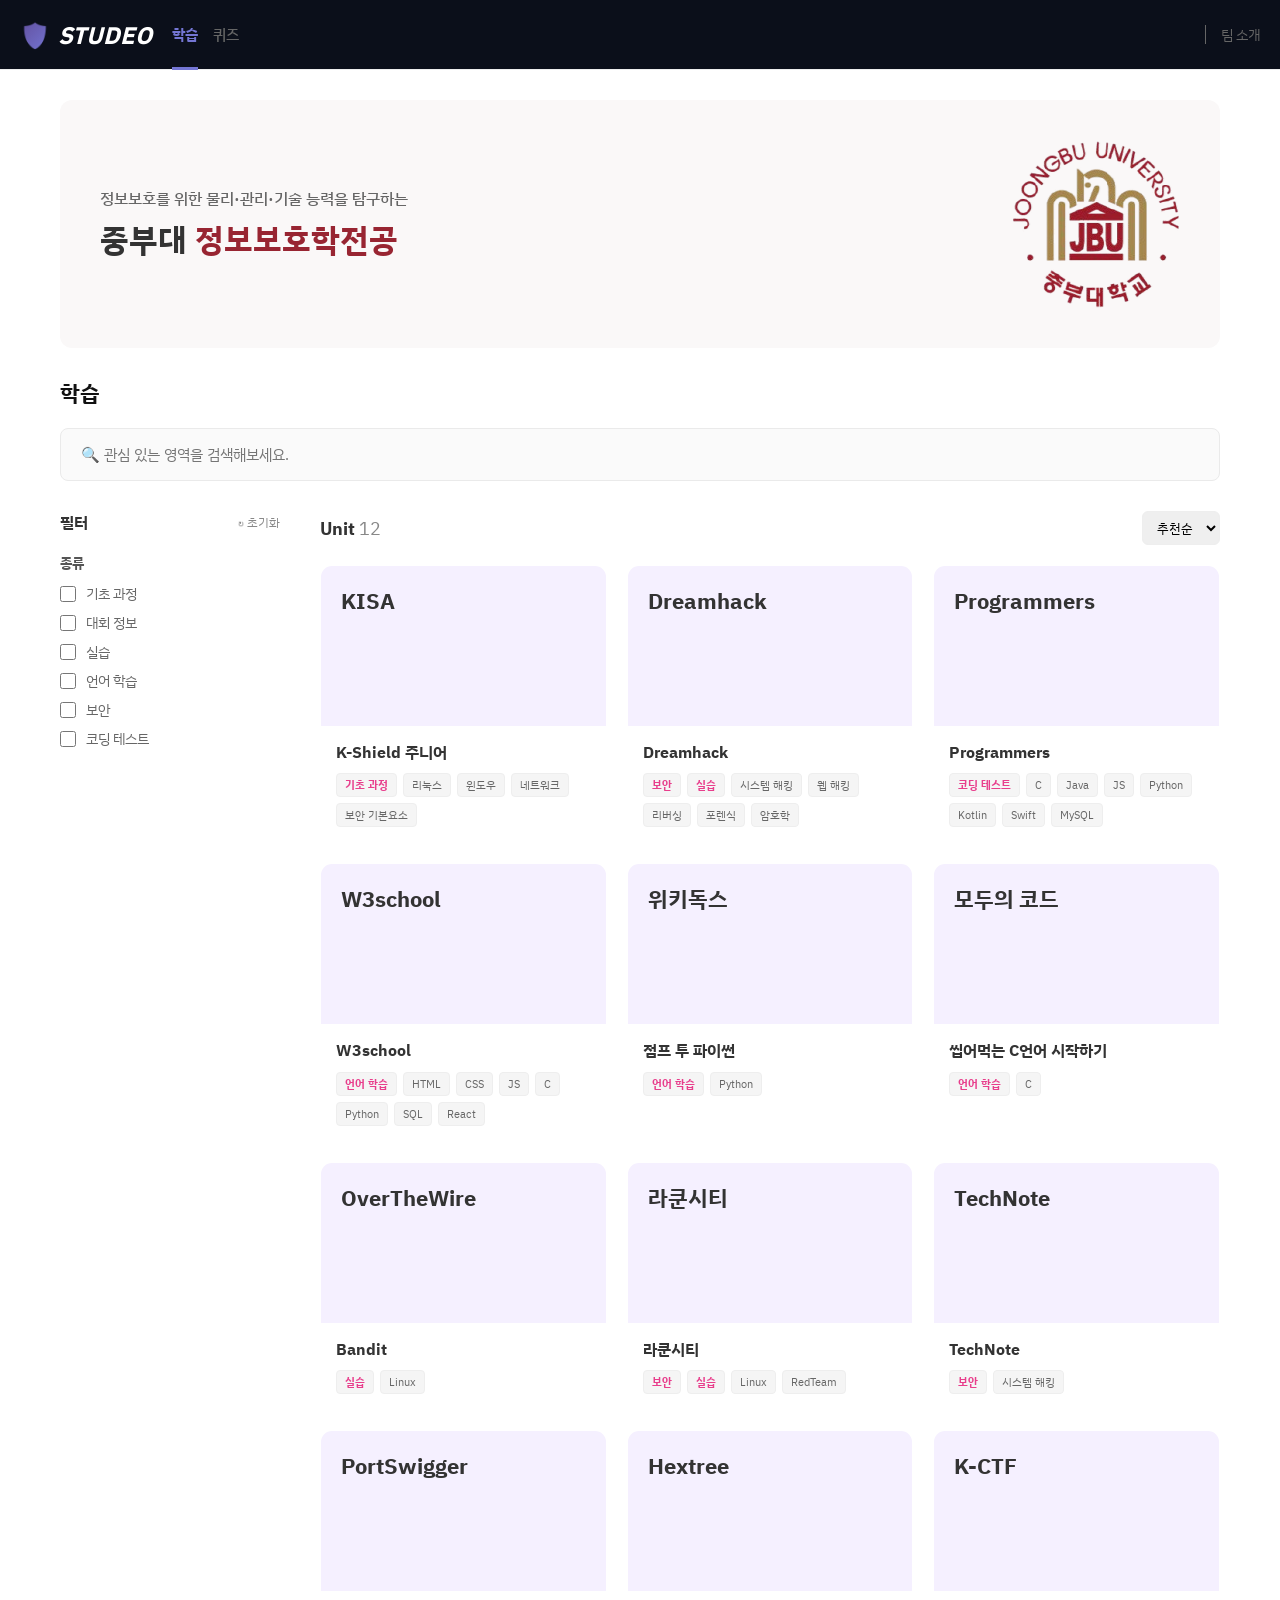
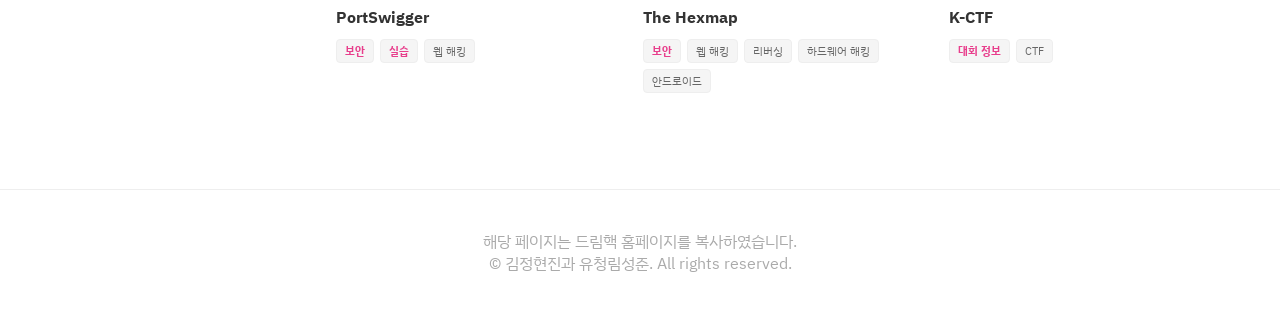
<file: src/pages/learn.html>
<!doctype html>
<html lang="ko">
  <head>
    <meta charset="UTF-8" />
    <meta name="viewport" content="width=device-width, initial-scale=1.0" />
    <title>STUDEO</title>
    <link rel="preconnect" href="https://fonts.googleapis.com" />
    <link rel="preconnect" href="https://fonts.gstatic.com" crossorigin />
    <link
      href="https://fonts.googleapis.com/css2?family=IBM+Plex+Sans+KR&display=swap"
      rel="stylesheet"
    />
    <link rel="stylesheet" href="../style/style.css" />
    <link rel="stylesheet" href="../style/banner.css" />
    <link rel="stylesheet" href="../style/card.css" />
  </head>
  <body>
    <header>
      <div class="header-left">
        <a href="../index.html" class="logo">
          <span
            style="
              background: linear-gradient(135deg, #614e9c, #7476d4);
              -webkit-background-clip: text;
              -webkit-text-fill-color: transparent;
            "
            >🛡️</span
          ><span style="font-style: italic">STUDEO</span>
        </a>
        <ul class="nav-links">
          <li class="active"><a href="./learn.html">학습</a></li>
          <li><a href="./quiz/quizzes.html">퀴즈</a></li>
        </ul>
      </div>
      <div class="header-right">
        <a href="./team.html" class="team-link">팀 소개</a>
      </div>
    </header>

    <div class="container">
      <a href="https://www.joongbu.ac.kr/is/" target="_blank" class="banner">
        <div class="banner-text">
          <h3>정보보호를 위한 물리·관리·기술 능력을 탐구하는</h3>
          <h1>중부대 <span>정보보호학전공</span></h1>
        </div>
        <img
          src="../../../assets/jbu-emblem.png"
          alt="중부대학교 로고"
          class="banner-images"
        />
      </a>

      <div class="tabs">
        <span>학습</span>
      </div>

      <div class="search-container">
        <input
          type="text"
          class="search-input"
          placeholder="🔍 관심 있는 영역을 검색해보세요."
        />
      </div>

      <div class="main-content">
        <aside class="sidebar">
          <div class="filter-header">
            <span>필터</span>
            <a href="#" class="filter-reset">↻ 초기화</a>
          </div>

          <div class="filter-group">
            <h4>종류</h4>
            <label class="filter-item"
              ><input type="checkbox" /> 기초 과정</label
            >
            <label class="filter-item">
              <input type="checkbox" /> 대회 정보</label
            >
            <label class="filter-item"><input type="checkbox" /> 실습</label>
            <label class="filter-item"
              ><input type="checkbox" /> 언어 학습</label
            >
            <label class="filter-item"><input type="checkbox" /> 보안</label>
            <label class="filter-item"
              ><input type="checkbox" /> 코딩 테스트</label
            >
          </div>
        </aside>

        <section class="content-area">
          <div class="content-header">
            <h2>Unit <span id="unit-count">12</span></h2>
            <select class="sort-select">
              <option>추천순</option>
            </select>
          </div>

          <div class="card-grid" id="card-container">
            <a
              href="https://academy.kisa.or.kr/edu/apply/applyEduDetail.do?APPLY=04&SQ=10150"
              class="card"
              target="_blank"
            >
              <div class="card-image bg-violet">
                <h3>KISA</h3>
              </div>
              <div class="card-info">
                <div class="card-title">K-Shield 주니어</div>
                <div class="card-tags">
                  <span class="tag tag-tier">기초 과정</span>
                  <span class="tag">리눅스</span>
                  <span class="tag">윈도우</span>
                  <span class="tag">네트워크</span>
                  <span class="tag">보안 기본요소</span>
                </div>
              </div>
            </a>
            <a href="https://dreamhack.io/" class="card" target="_blank">
              <div class="card-image bg-violet">
                <h3>Dreamhack</h3>
              </div>
              <div class="card-info">
                <div class="card-title">Dreamhack</div>
                <div class="card-tags">
                  <span class="tag tag-tier">보안</span>
                  <span class="tag tag-tier">실습</span>
                  <span class="tag">시스템 해킹</span>
                  <span class="tag">웹 해킹</span>
                  <span class="tag">리버싱</span>
                  <span class="tag">포렌식</span>
                  <span class="tag">암호학</span>
                </div>
              </div>
            </a>
            <a
              href="https://school.programmers.co.kr/learn/challenges?order=acceptance_desc&page=1"
              class="card"
              target="_blank"
            >
              <div class="card-image bg-violet">
                <h3>Programmers</h3>
              </div>
              <div class="card-info">
                <div class="card-title">Programmers</div>
                <div class="card-tags">
                  <span class="tag tag-tier">코딩 테스트</span>
                  <span class="tag">C</span>
                  <span class="tag">Java</span>
                  <span class="tag">JS</span>
                  <span class="tag">Python</span>
                  <span class="tag">Kotlin</span>
                  <span class="tag">Swift</span>
                  <span class="tag">MySQL</span>
                </div>
              </div>
            </a>
            <a
              href="https://www.w3schools.com/default.asp"
              class="card"
              target="_blank"
            >
              <div class="card-image bg-violet">
                <h3>W3school</h3>
              </div>
              <div class="card-info">
                <div class="card-title">W3school</div>
                <div class="card-tags">
                  <span class="tag tag-tier">언어 학습</span>
                  <span class="tag">HTML</span>
                  <span class="tag">CSS</span>
                  <span class="tag">JS</span>
                  <span class="tag">C</span>
                  <span class="tag">Python</span>
                  <span class="tag">SQL</span>
                  <span class="tag">React</span>
                </div>
              </div>
            </a>
            <a href="https://wikidocs.net/book/1" class="card" target="_blank">
              <div class="card-image bg-violet">
                <h3>위키독스</h3>
              </div>
              <div class="card-info">
                <div class="card-title">점프 투 파이썬</div>
                <div class="card-tags">
                  <span class="tag tag-tier">언어 학습</span>
                  <span class="tag">Python</span>
                </div>
              </div>
            </a>
            <a href="https://modoocode.com/231" class="card" target="_blank">
              <div class="card-image bg-violet">
                <h3>모두의 코드</h3>
              </div>
              <div class="card-info">
                <div class="card-title">씹어먹는 C언어 시작하기</div>
                <div class="card-tags">
                  <span class="tag tag-tier">언어 학습</span>
                  <span class="tag">C</span>
                </div>
              </div>
            </a>
            <a
              href="https://overthewire.org/wargames/bandit/"
              class="card"
              target="_blank"
            >
              <div class="card-image bg-violet">
                <h3>OverTheWire</h3>
              </div>
              <div class="card-info">
                <div class="card-title">Bandit</div>
                <div class="card-tags">
                  <span class="tag tag-tier">실습</span>
                  <span class="tag">Linux</span>
                </div>
              </div>
            </a>
            <a href="https://ctf.redraccoon.kr/" class="card" target="_blank">
              <div class="card-image bg-violet">
                <h3>라쿤시티</h3>
              </div>
              <div class="card-info">
                <div class="card-title">라쿤시티</div>
                <div class="card-tags">
                  <span class="tag tag-tier">보안</span>
                  <span class="tag tag-tier">실습</span>
                  <span class="tag">Linux</span>
                  <span class="tag">RedTeam</span>
                </div>
              </div>
            </a>
            <a href="https://www.lazenca.net/" class="card" target="_blank">
              <div class="card-image bg-violet">
                <h3>TechNote</h3>
              </div>
              <div class="card-info">
                <div class="card-title">TechNote</div>
                <div class="card-tags">
                  <span class="tag tag-tier">보안</span>
                  <span class="tag">시스템 해킹</span>
                </div>
              </div>
            </a>
            <a href="https://portswigger.net/" class="card" target="_blank">
              <div class="card-image bg-violet">
                <h3>PortSwigger</h3>
              </div>
              <div class="card-info">
                <div class="card-title">PortSwigger</div>
                <div class="card-tags">
                  <span class="tag tag-tier">보안</span>
                  <span class="tag tag-tier">실습</span>
                  <span class="tag">웹 해킹</span>
                </div>
              </div>
            </a>
            <a href="https://app.hextree.io/map" class="card" target="_blank">
              <div class="card-image bg-violet">
                <h3>Hextree</h3>
              </div>
              <div class="card-info">
                <div class="card-title">The Hexmap</div>
                <div class="card-tags">
                  <span class="tag tag-tier">보안</span>
                  <span class="tag">웹 해킹</span>
                  <span class="tag">리버싱</span>
                  <span class="tag">하드웨어 해킹</span>
                  <span class="tag">안드로이드</span>
                </div>
              </div>
            </a>
            <a href="http://k-ctf.org/" class="card" target="_blank">
              <div class="card-image bg-violet">
                <h3>K-CTF</h3>
              </div>
              <div class="card-info">
                <div class="card-title">K-CTF</div>
                <div class="card-tags">
                  <span class="tag tag-tier">대회 정보</span>
                  <span class="tag">CTF</span>
                </div>
              </div>
            </a>
          </div>
        </section>
      </div>
    </div>

    <footer>
      해당 페이지는 드림핵 홈페이지를 복사하였습니다.<br />© 김정현진과
      유청림성준. All rights reserved.
    </footer>
  </body>
</html>
</file>
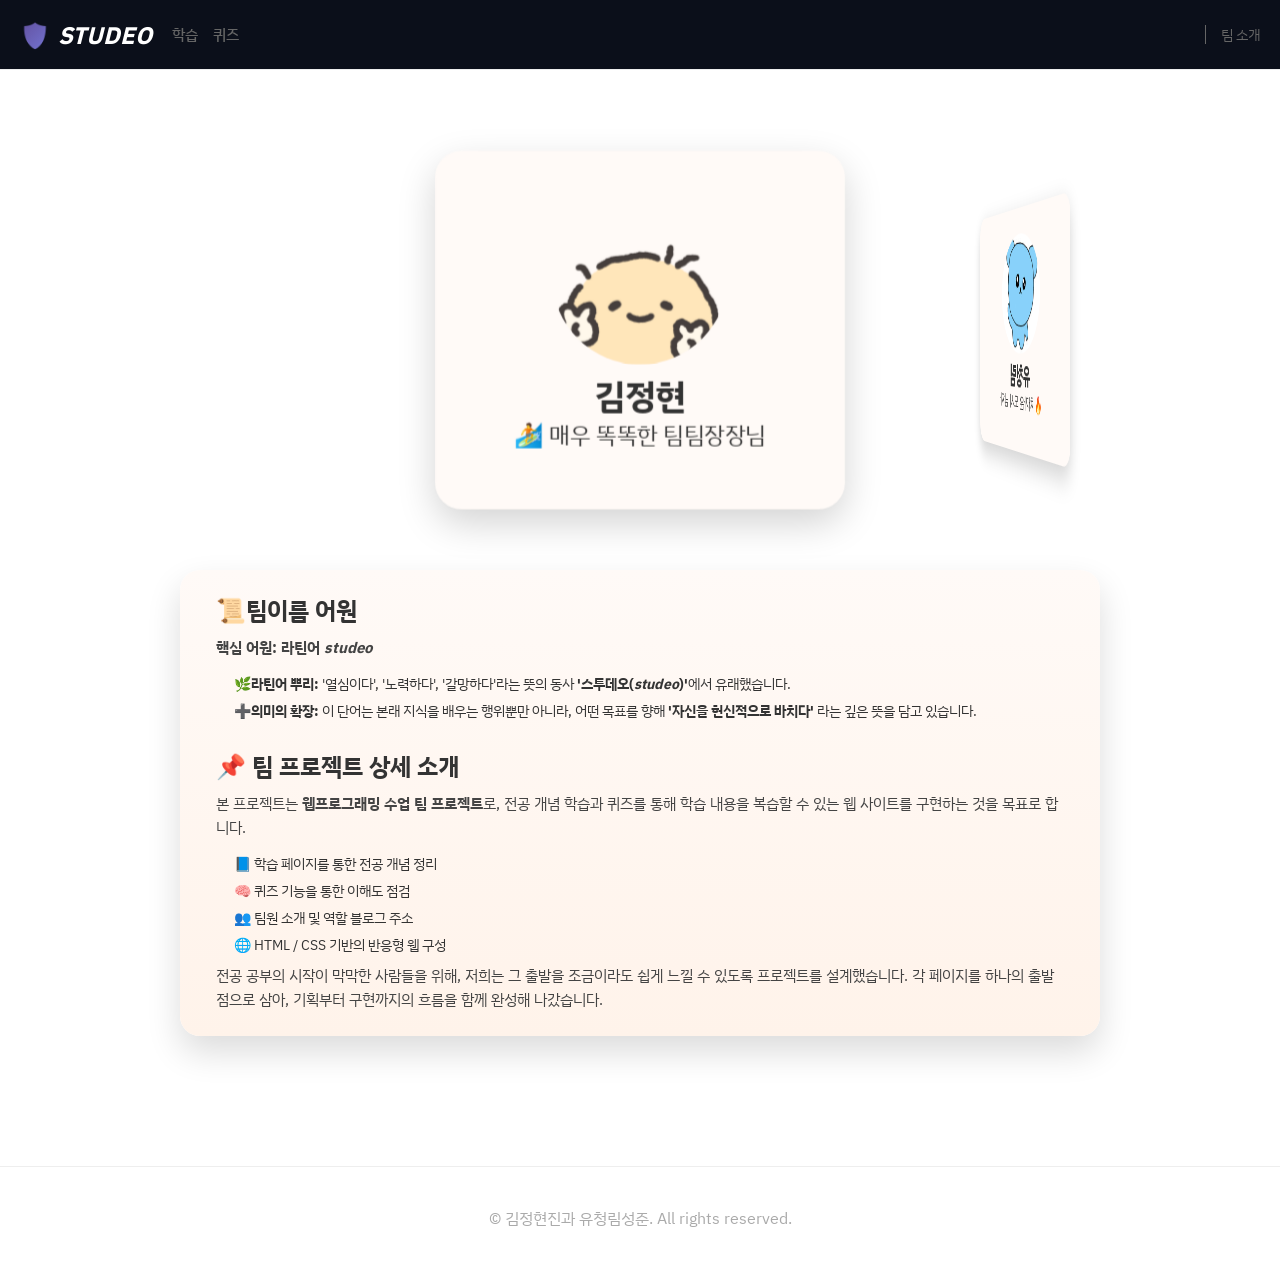
<file: src/pages/team.html>
<!doctype html>
<html lang="ko">
  <head>
    <meta charset="UTF-8" />
    <meta name="viewport" content="width=device-width, initial-scale=1.0" />
    <title>STUDEO</title>
    <link rel="preconnect" href="https://fonts.googleapis.com" />
    <link rel="preconnect" href="https://fonts.gstatic.com" crossorigin />
    <link
      href="https://fonts.googleapis.com/css2?family=IBM+Plex+Sans+KR&display=swap"
      rel="stylesheet"
    />
    <!-- ✅ 공통 스타일 -->
    <link rel="stylesheet" href="../style/style.css" />

    <!-- ✅ 팀 페이지 전용 -->
    <link rel="stylesheet" href="../style/team.css" />
  </head>

  <!-- ✅ team 페이지 스코프 -->
  <body class="team-page">
    <header>
      <div class="header-left">
        <a href="../index.html" class="logo">
          <span
            style="
              background: linear-gradient(135deg, #614e9c, #7476d4);
              -webkit-background-clip: text;
              -webkit-text-fill-color: transparent;
            "
            >🛡️</span
          ><span style="font-style: italic">STUDEO</span>
        </a>

        <ul class="nav-links">
          <li><a href="./learn.html">학습</a></li>
          <li><a href="./quiz/quizzes.html">퀴즈</a></li>
        </ul>
      </div>

      <div class="header-right">
        <a href="./team.html" class="team-link">팀 소개</a>
      </div>
    </header>

    <div class="container">
      <!-- ✅ 3D 캐러셀 -->
      <div class="scene">
        <div class="carousel">
          <div class="profile">
            <div class="profile-inner">
              <img
                class="profile-img"
                src="../../assets/kim.png"
                alt="김정현"
              />
              <h2>김정현</h2>
              <p class="subtitle">🏄 매우 똑똑한 팀팀장장님</p>
              <div class="info">
                <p class="info-line">
                  <b>GitHub 주소</b>
                  <br />
                  <a href="https://github.com/junghyunkim329" target="_blank">
                    https://github.com/junghyunkim329
                  </a>
                </p>

                <p class="info-line">
                  <b>Blog 주소</b>
                  <br />
                  <a href="https://shshjang14.tistory.com/" target="_blank"
                    >https://shshjang14.tistory.com/
                  </a>
                </p>

                <p class="info-line">
                  <b>포트폴리오 주소</b>
                  <br />
                  <a href="https://kim-s-flame.vercel.app/" target="_blank">
                    https://kim-s-flame.vercel.app/
                  </a>
                </p>
                <p><b>팀원 역할</b><br />총괄, 메인프레임, 학습페이지</p>
              </div>
            </div>
          </div>

          <div class="profile">
            <div class="profile-inner">
              <img class="profile-img" src="../../assets/yu.jpg" alt="유청림" />
              <h2>유청림</h2>
              <p class="subtitle">🔥 차가운 도시 남자</p>
              <div class="info">
                <p class="info-line">
                  <b>GitHub 주소</b>
                  <br />
                  <a href="https://github.com/Rocheong" target="_blank">
                    https://github.com/Rocheong
                  </a>
                </p>

                <p class="info-line">
                  <b>Blog 주소</b>
                  <br />
                  <a href="https://blog.naver.com/rocheong1714" target="_blank"
                    >https://blog.naver.com/rocheong1714
                  </a>
                </p>

                <p class="info-line">
                  <b>포트폴리오 주소</b>
                  <br />
                  <a
                    href="https://portfolio-chi-mauve-64.vercel.app/"
                    target="_blank"
                    >https://portfolio-chi-mauve-64.vercel.app/</a
                  >
                </p>
                <p><b>팀원 역할</b><br />퀴즈 페이지</p>
              </div>
            </div>
          </div>

          <div class="profile">
            <div class="profile-inner">
              <img
                class="profile-img"
                src="../../assets/jung.jpg"
                alt="정현진"
              />
              <h2>정현진</h2>
              <p class="subtitle">🎨 감성 디자이너</p>
              <div class="info">
                <p class="info-line">
                  <b>GitHub 주소</b>
                  <br />
                  <a href="https://github.com/zkrxnp" target="_blank">
                    https://github.com/zkrxnp
                  </a>
                </p>

                <p class="info-line">
                  <b>Blog 주소</b>
                  <br />
                  <a href="https://hjstu.tistory.com/" target="_blank"
                    >https://hjstu.tistory.com/
                  </a>
                </p>

                <p class="info-line">
                  <b>포트폴리오 주소</b>
                  <br />
                  <a href="https://me-ten-theta.vercel.app/" target="_blank"
                    >https://me-ten-theta.vercel.app/</a
                  >
                </p>
                <p><b>팀원 역할</b><br />메인 프레임, 반응형 작업, 검수</p>
              </div>
            </div>
          </div>

          <div class="profile">
            <div class="profile-inner">
              <img
                class="profile-img"
                src="../../assets/lim.jpg"
                alt="임성준"
              />
              <h2>임성준</h2>
              <p class="subtitle">🐯 창의적인 개척자</p>
              <div class="info">
                <p class="info-line">
                  <b>GitHub 주소</b>
                  <br />
                  <a href="https://github.com/lsjking" target="_blank">
                    https://github.com/lsjking
                  </a>
                </p>

                <p class="info-line">
                  <b>Blog 주소</b>
                  <br />
                  <a href="https://lsjking911.tistory.com/" target="_blank"
                    >https://lsjking911.tistory.com/
                  </a>
                </p>

                <p class="info-line">
                  <b>포트폴리오 주소</b>
                  <br />
                  <a href="https://gb3.vercel.app/" target="_blank">
                    https://gb3.vercel.app/
                  </a>
                </p>
                <p><b>팀원 역할</b><br />홈 페이지, 팀 소개 페이지</p>
              </div>
            </div>
          </div>
        </div>
      </div>

      <!-- ✅ 메인 소개 -->
      <div class="main">
        <section class="project-detail">
          <h3>📜팀이름 어원</h3>
          <p>
            <b>핵심 어원: 라틴어<i> studeo</i></b>
          </p>
          <ul class="project-list">
            <li>
              <b>🌿라틴어 뿌리:</b> '열심이다', '노력하다', '갈망하다'라는 뜻의
              동사 <b>'스투데오(<i>studeo</i>)'</b>에서 유래했습니다.
            </li>
            <li>
              <b>➕의미의 확장:</b> 이 단어는 본래 지식을 배우는 행위뿐만
              아니라, 어떤 목표를 향해 <b>'자신을 헌신적으로 바치다' </b>라는
              깊은 뜻을 담고 있습니다.
            </li>
          </ul>
          <br />
          <h3>📌 팀 프로젝트 상세 소개</h3>
          <p>
            본 프로젝트는 <b>웹프로그래밍 수업 팀 프로젝트</b>로, 전공 개념
            학습과 퀴즈를 통해 학습 내용을 복습할 수 있는 웹 사이트를 구현하는
            것을 목표로 합니다.
          </p>

          <ul class="project-list">
            <li>📘 학습 페이지를 통한 전공 개념 정리</li>
            <li>🧠 퀴즈 기능을 통한 이해도 점검</li>
            <li>👥 팀원 소개 및 역할 블로그 주소</li>
            <li>🌐 HTML / CSS 기반의 반응형 웹 구성</li>
          </ul>

          <p class="project-note">
            전공 공부의 시작이 막막한 사람들을 위해, 저희는 그 출발을 조금이라도
            쉽게 느낄 수 있도록 프로젝트를 설계했습니다. 각 페이지를 하나의
            출발점으로 삼아, 기획부터 구현까지의 흐름을 함께 완성해 나갔습니다.
          </p>
        </section>
      </div>
    </div>
    <footer>© 김정현진과 유청림성준. All rights reserved.</footer>
  </body>
</html>
</file>
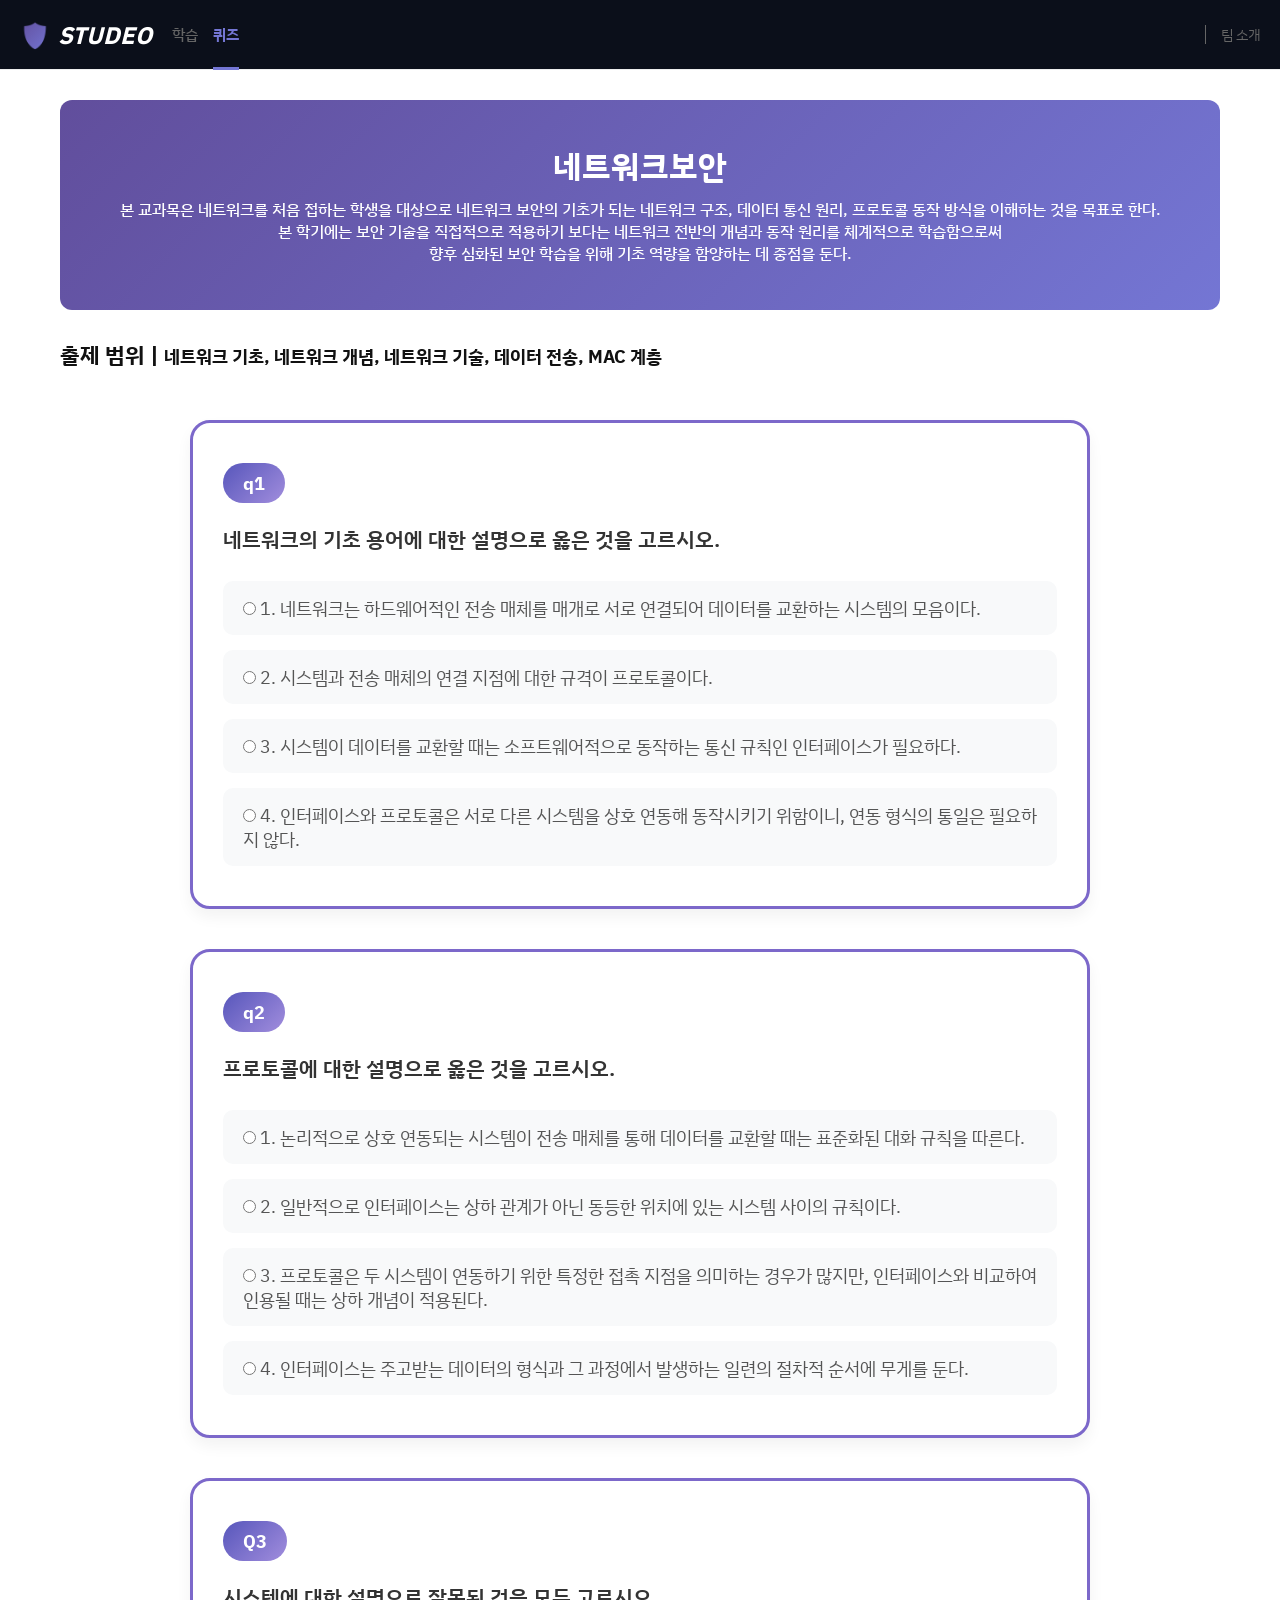
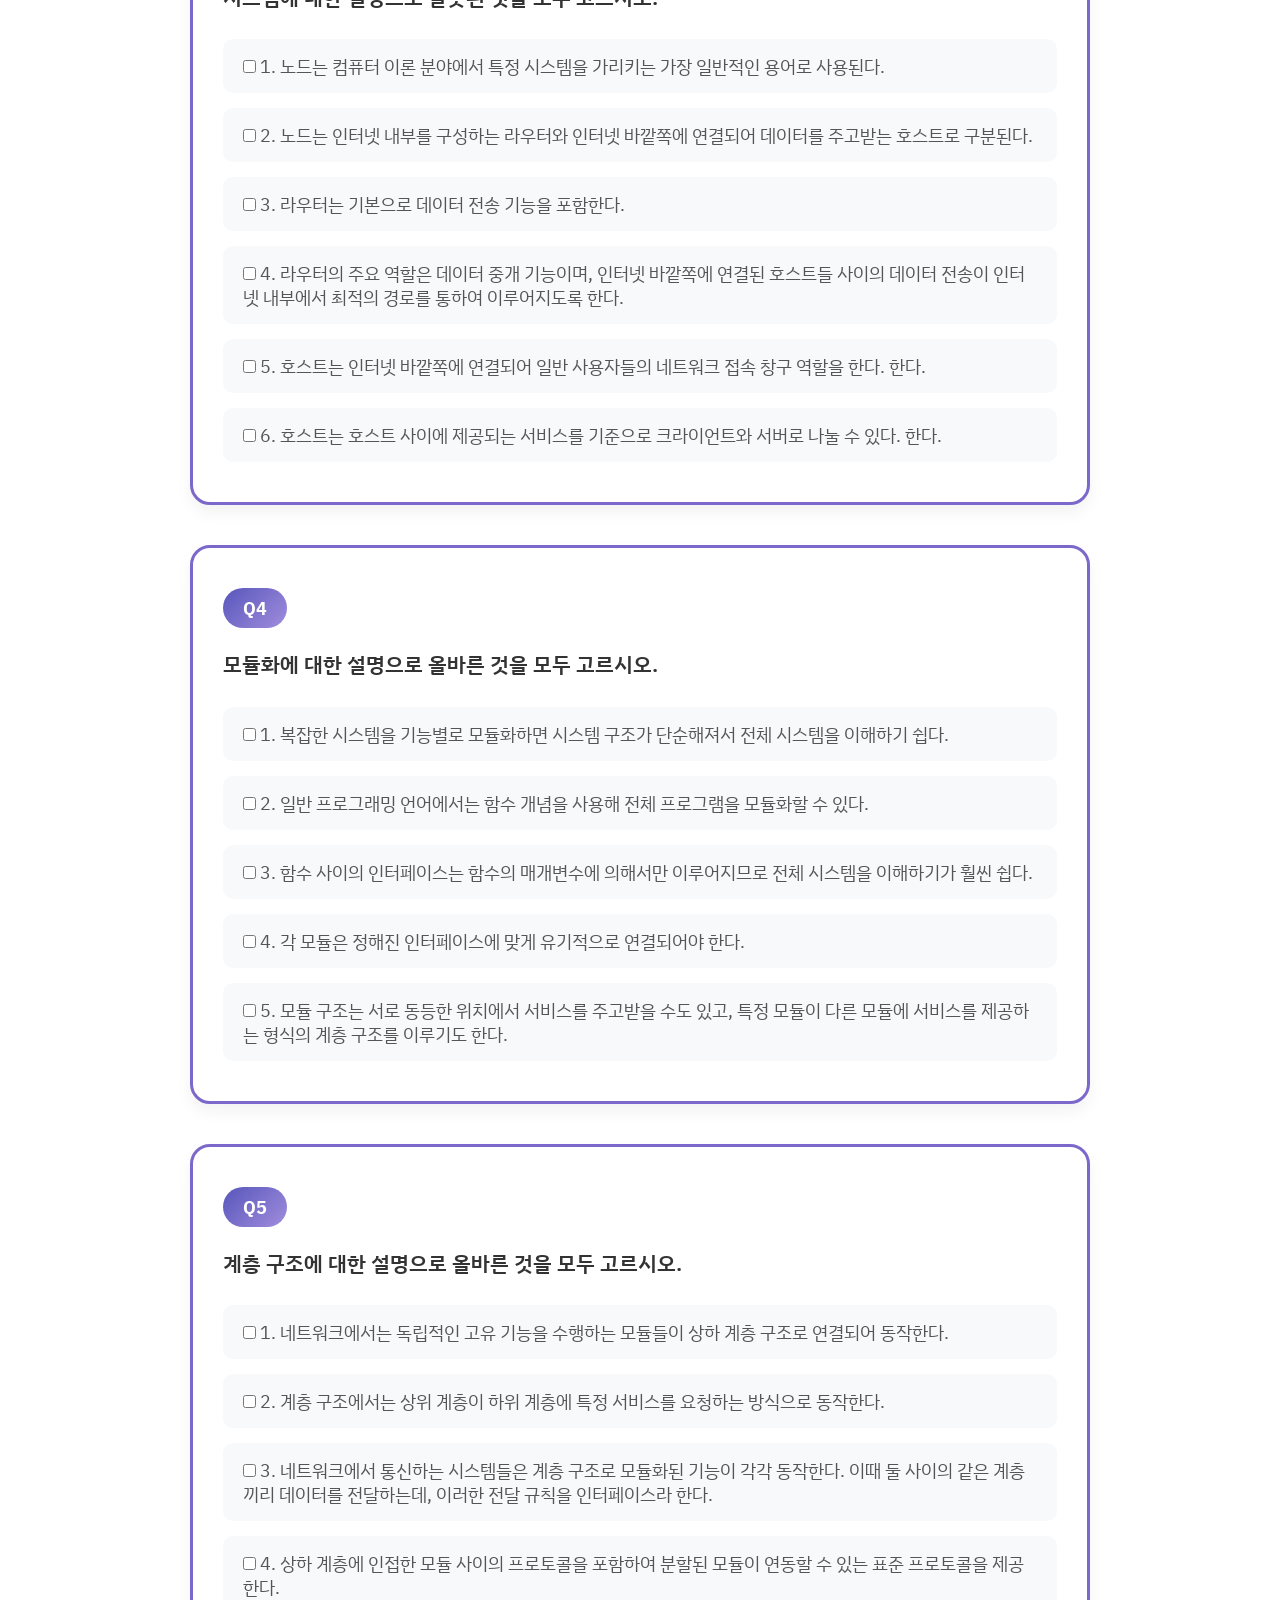
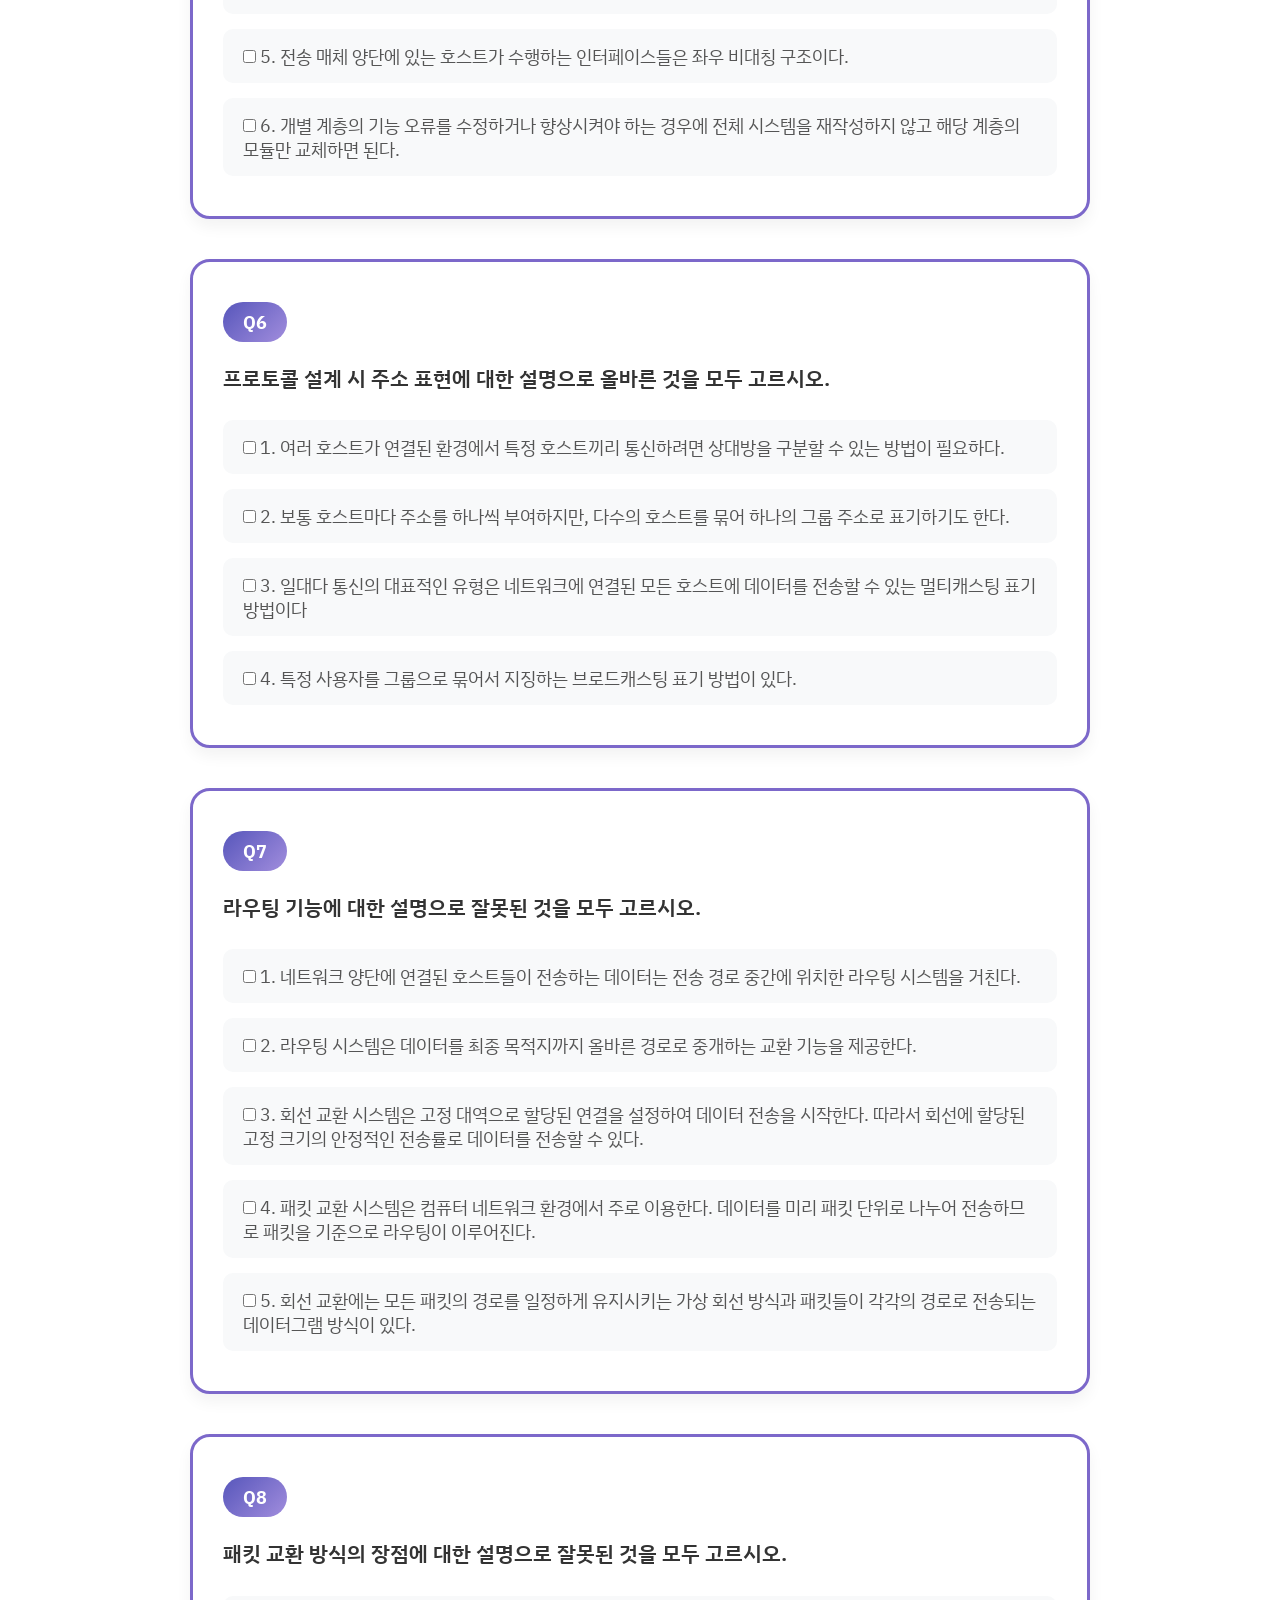
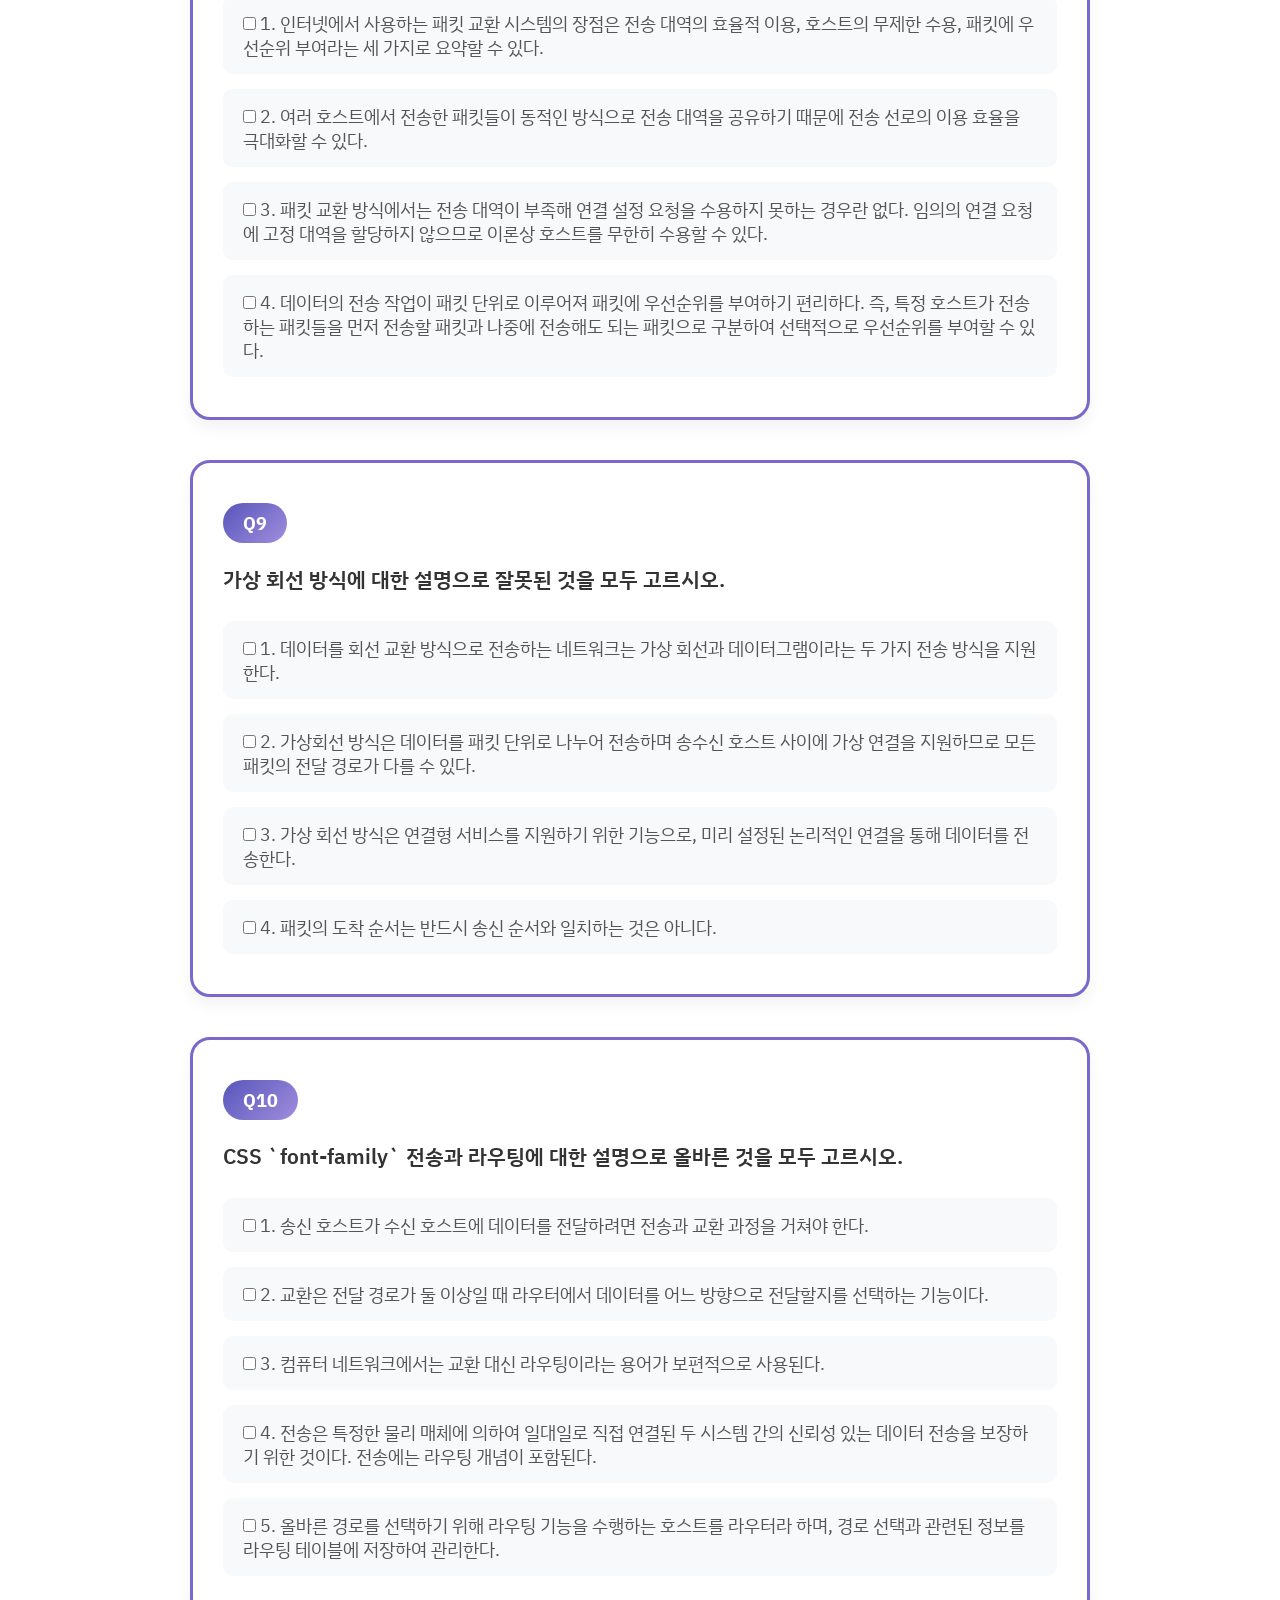
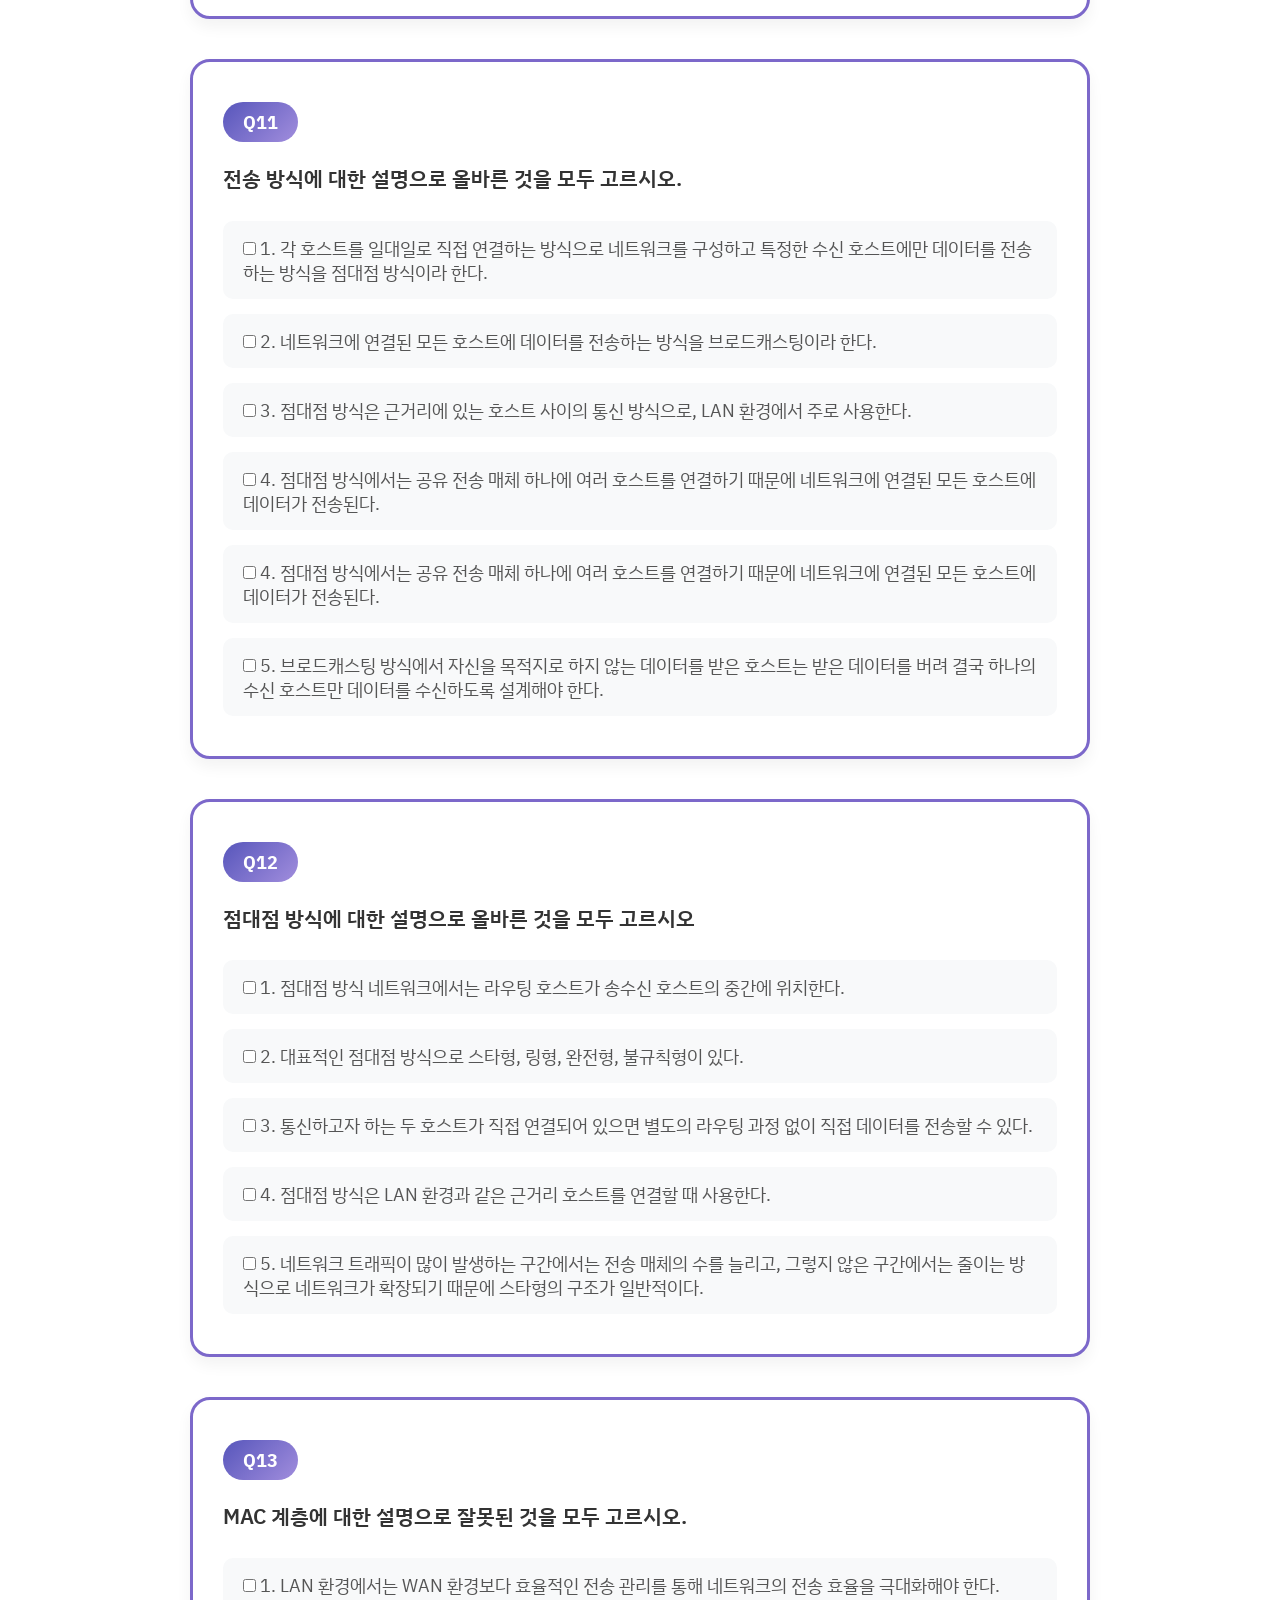
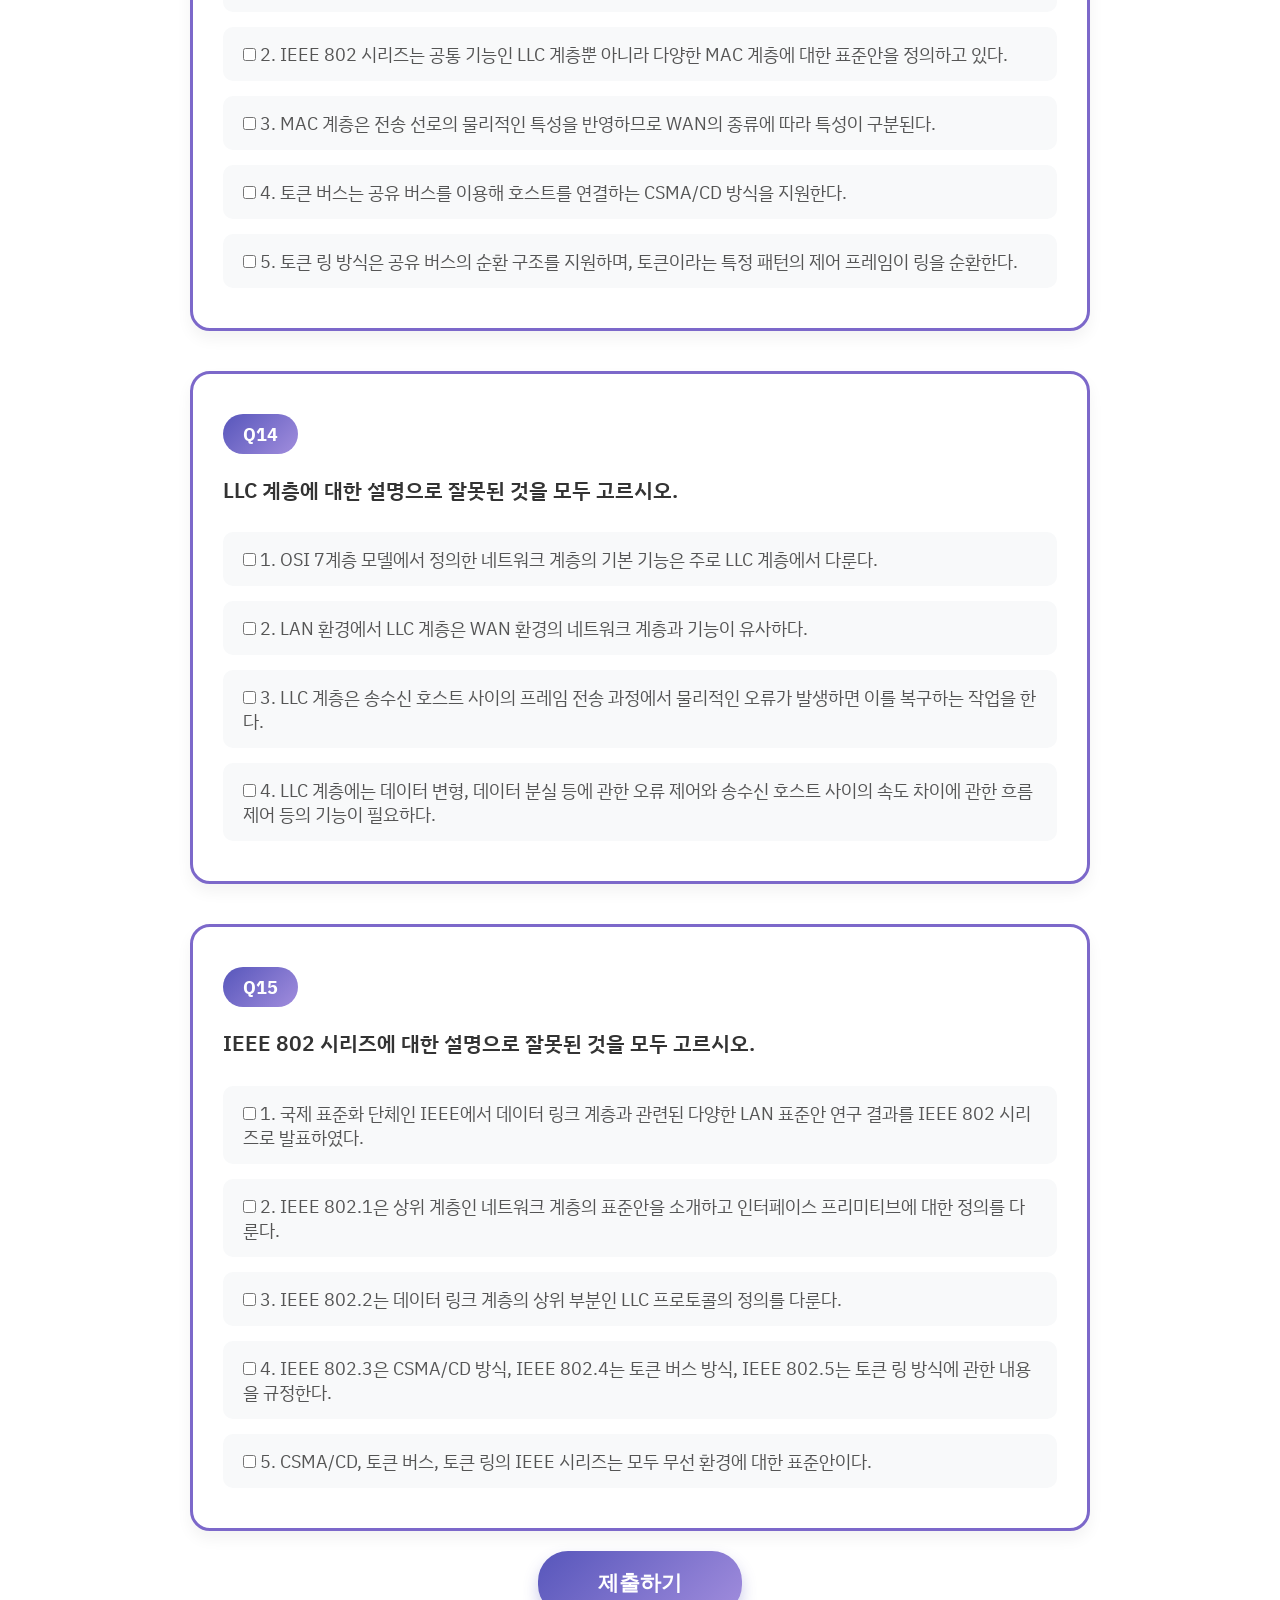
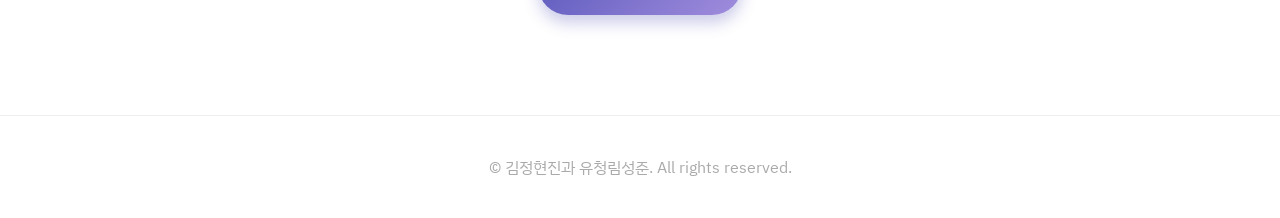
<file: src/pages/quiz/network.html>
<!doctype html>
<html lang="ko">
  <head>
    <meta charset="UTF-8" />
    <meta name="viewport" content="width=device-width, initial-scale=1.0" />
    <title>STUDEO</title>
    <link rel="preconnect" href="https://fonts.googleapis.com" />
    <link rel="preconnect" href="https://fonts.gstatic.com" crossorigin />
    <link
      href="https://fonts.googleapis.com/css2?family=IBM+Plex+Sans+KR&display=swap"
      rel="stylesheet"
    />
    <link rel="stylesheet" href="../../style/style.css" />
    <link rel="stylesheet" href="../../style/banner.css" />
    <link rel="stylesheet" href="../../style/card.css" />
    <link rel="stylesheet" href="../../style/question.css" />
  </head>
  <body>
    <header>
      <div class="header-left">
        <a href="../../index.html" class="logo">
          <span
            style="
              background: linear-gradient(135deg, #614e9c, #7476d4);
              -webkit-background-clip: text;
              -webkit-text-fill-color: transparent;
            "
            >🛡️</span
          ><span style="font-style: italic">STUDEO</span>
        </a>
        <ul class="nav-links">
          <li><a href="../learn.html">학습</a></li>
          <li class="active"><a href="./quizzes.html">퀴즈</a></li>
        </ul>
      </div>
      <div class="header-right">
        <a href="../team.html" class="team-link">팀 소개</a>
      </div>
    </header>

    <div class="container">
      <div class="banner" id="main-banner">
        <div class="banner-text" id="main-banner-text">
          <h1>네트워크보안</h1>
          <h3>
            본 교과목은 네트워크를 처음 접하는 학생을 대상으로 네트워크 보안의
            기초가 되는 네트워크 구조, 데이터 통신 원리, 프로토콜 동작 방식을
            이해하는 것을 목표로 한다.
            <br />본 학기에는 보안 기술을 직접적으로 적용하기 보다는 네트워크
            전반의 개념과 동작 원리를 체계적으로 학습함으로써<br />향후 심화된
            보안 학습을 위해 기초 역량을 함양하는 데 중점을 둔다.
          </h3>
        </div>
      </div>

      <div class="tabs">
        <span
          >출제 범위 |
          <span style="font-size: smaller">
            네트워크 기초, 네트워크 개념, 네트워크 기술, 데이터 전송, MAC 계층
          </span></span
        >
      </div>
    </div>

    <div class="question_list">
      <div class="question_box">
        <div class="q_num">q1</div>
        <p class="q_text">
          네트워크의 기초 용어에 대한 설명으로 옳은 것을 고르시오.
        </p>
        <div class="q_choices">
          <label
            ><input type="radio" name="net1" value="1" /> 1. 네트워크는
            하드웨어적인 전송 매체를 매개로 서로 연결되어 데이터를 교환하는
            시스템의 모음이다.</label
          >
          <label
            ><input type="radio" name="net1" value="2" /> 2. 시스템과 전송
            매체의 연결 지점에 대한 규격이 프로토콜이다.</label
          >
          <label
            ><input type="radio" name="net1" value="3" /> 3. 시스템이 데이터를
            교환할 때는 소프트웨어적으로 동작하는 통신 규칙인 인터페이스가
            필요하다.</label
          >
          <label
            ><input type="radio" name="net1" value="4" /> 4. 인터페이스와
            프로토콜은 서로 다른 시스템을 상호 연동해 동작시키기 위함이니, 연동
            형식의 통일은 필요하지 않다.</label
          >
        </div>
      </div>

      <div class="question_box">
        <div class="q_num">q2</div>
        <p class="q_text">프로토콜에 대한 설명으로 옳은 것을 고르시오.</p>
        <div class="q_choices">
          <label
            ><input type="radio" name="net2" value="1" /> 1. 논리적으로 상호
            연동되는 시스템이 전송 매체를 통해 데이터를 교환할 때는 표준화된
            대화 규칙을 따른다.</label
          >
          <label
            ><input type="radio" name="net2" value="2" /> 2. 일반적으로
            인터페이스는 상하 관계가 아닌 동등한 위치에 있는 시스템 사이의
            규칙이다.</label
          >
          <label
            ><input type="radio" name="net2" value="3" /> 3. 프로토콜은 두
            시스템이 연동하기 위한 특정한 접촉 지점을 의미하는 경우가 많지만,
            인터페이스와 비교하여 인용될 때는 상하 개념이 적용된다.</label
          >
          <label
            ><input type="radio" name="net2" value="4" /> 4. 인터페이스는
            주고받는 데이터의 형식과 그 과정에서 발생하는 일련의 절차적 순서에
            무게를 둔다.</label
          >
        </div>
      </div>

      <div class="question_box">
        <div class="q_num">Q3</div>
        <p class="q_text">시스템에 대한 설명으로 잘못된 것을 모두 고르시오.</p>
        <div class="q_choices">
          <label
            ><input type="checkbox" name="net3" value="1" /> 1. 노드는 컴퓨터
            이론 분야에서 특정 시스템을 가리키는 가장 일반적인 용어로
            사용된다.</label
          >
          <label
            ><input type="checkbox" name="net3" value="2" /> 2. 노드는 인터넷
            내부를 구성하는 라우터와 인터넷 바깥쪽에 연결되어 데이터를 주고받는
            호스트로 구분된다.</label
          >
          <label
            ><input type="checkbox" name="net3" value="3" /> 3. 라우터는
            기본으로 데이터 전송 기능을 포함한다.</label
          >
          <label
            ><input type="checkbox" name="net3" value="4" /> 4. 라우터의 주요
            역할은 데이터 중개 기능이며, 인터넷 바깥쪽에 연결된 호스트들 사이의
            데이터 전송이 인터넷 내부에서 최적의 경로를 통하여 이루어지도록
            한다.</label
          >
          <label
            ><input type="checkbox" name="net3" value="5" /> 5. 호스트는 인터넷
            바깥쪽에 연결되어 일반 사용자들의 네트워크 접속 창구 역할을 한다.
            한다.</label
          >
          <label
            ><input type="checkbox" name="net3" value="6" /> 6. 호스트는 호스트
            사이에 제공되는 서비스를 기준으로 크라이언트와 서버로 나눌 수 있다.
            한다.</label
          >
        </div>
      </div>

      <div class="question_box">
        <div class="q_num">Q4</div>
        <p class="q_text">모듈화에 대한 설명으로 올바른 것을 모두 고르시오.</p>
        <div class="q_choices">
          <label
            ><input type="checkbox" name="net4" value="1" /> 1. 복잡한 시스템을
            기능별로 모듈화하면 시스템 구조가 단순해져서 전체 시스템을 이해하기
            쉽다.</label
          >
          <label
            ><input type="checkbox" name="net4" value="2" /> 2. 일반 프로그래밍
            언어에서는 함수 개념을 사용해 전체 프로그램을 모듈화할 수
            있다.</label
          >
          <label
            ><input type="checkbox" name="net4" value="3" /> 3. 함수 사이의
            인터페이스는 함수의 매개변수에 의해서만 이루어지므로 전체 시스템을
            이해하기가 훨씬 쉽다.</label
          >
          <label
            ><input type="checkbox" name="net4" value="4" /> 4. 각 모듈은 정해진
            인터페이스에 맞게 유기적으로 연결되어야 한다.</label
          >
          <label
            ><input type="checkbox" name="net4" value="5" /> 5. 모듈 구조는 서로
            동등한 위치에서 서비스를 주고받을 수도 있고, 특정 모듈이 다른 모듈에
            서비스를 제공하는 형식의 계층 구조를 이루기도 한다.</label
          >
        </div>
      </div>

      <div class="question_box">
        <div class="q_num">Q5</div>
        <p class="q_text">
          계층 구조에 대한 설명으로 올바른 것을 모두 고르시오.
        </p>
        <div class="q_choices">
          <label
            ><input type="checkbox" name="net5" value="1" /> 1. 네트워크에서는
            독립적인 고유 기능을 수행하는 모듈들이 상하 계층 구조로 연결되어
            동작한다.</label
          >
          <label
            ><input type="checkbox" name="net5" value="2" /> 2. 계층 구조에서는
            상위 계층이 하위 계층에 특정 서비스를 요청하는 방식으로
            동작한다.</label
          >
          <label
            ><input type="checkbox" name="net5" value="3" /> 3. 네트워크에서
            통신하는 시스템들은 계층 구조로 모듈화된 기능이 각각 동작한다. 이때
            둘 사이의 같은 계층끼리 데이터를 전달하는데, 이러한 전달 규칙을
            인터페이스라 한다.</label
          >
          <label
            ><input type="checkbox" name="net5" value="4" /> 4. 상하 계층에
            인접한 모듈 사이의 프로토콜을 포함하여 분할된 모듈이 연동할 수 있는
            표준 프로토콜을 제공한다.</label
          >
          <label
            ><input type="checkbox" name="net5" value="5" /> 5. 전송 매체 양단에
            있는 호스트가 수행하는 인터페이스들은 좌우 비대칭 구조이다.</label
          >
          <label
            ><input type="checkbox" name="net5" value="6" /> 6. 개별 계층의 기능
            오류를 수정하거나 향상시켜야 하는 경우에 전체 시스템을 재작성하지
            않고 해당 계층의 모듈만 교체하면 된다.</label
          >
        </div>
      </div>

      <div class="question_box">
        <div class="q_num">Q6</div>
        <p class="q_text">
          프로토콜 설계 시 주소 표현에 대한 설명으로 올바른 것을 모두 고르시오.
        </p>
        <div class="q_choices">
          <label
            ><input type="checkbox" name="net6" value="1" /> 1. 여러 호스트가
            연결된 환경에서 특정 호스트끼리 통신하려면 상대방을 구분할 수 있는
            방법이 필요하다.</label
          >
          <label
            ><input type="checkbox" name="net6" value="2" /> 2. 보통 호스트마다
            주소를 하나씩 부여하지만, 다수의 호스트를 묶어 하나의 그룹 주소로
            표기하기도 한다.</label
          >
          <label
            ><input type="checkbox" name="net6" value="3" /> 3. 일대다 통신의
            대표적인 유형은 네트워크에 연결된 모든 호스트에 데이터를 전송할 수
            있는 멀티캐스팅 표기 방법이다</label
          >
          <label
            ><input type="checkbox" name="net6" value="4" /> 4. 특정 사용자를
            그룹으로 묶어서 지징하는 브로드캐스팅 표기 방법이 있다.</label
          >
        </div>
      </div>

      <div class="question_box">
        <div class="q_num">Q7</div>
        <p class="q_text">
          라우팅 기능에 대한 설명으로 잘못된 것을 모두 고르시오.
        </p>
        <div class="q_choices">
          <label
            ><input type="checkbox" name="net7" value="1" /> 1. 네트워크 양단에
            연결된 호스트들이 전송하는 데이터는 전송 경로 중간에 위치한 라우팅
            시스템을 거친다.</label
          >
          <label
            ><input type="checkbox" name="net7" value="2" /> 2. 라우팅 시스템은
            데이터를 최종 목적지까지 올바른 경로로 중개하는 교환 기능을
            제공한다.</label
          >
          <label
            ><input type="checkbox" name="net7" value="3" /> 3. 회선 교환
            시스템은 고정 대역으로 할당된 연결을 설정하여 데이터 전송을
            시작한다. 따라서 회선에 할당된 고정 크기의 안정적인 전송률로
            데이터를 전송할 수 있다.</label
          >
          <label
            ><input type="checkbox" name="net7" value="4" /> 4. 패킷 교환
            시스템은 컴퓨터 네트워크 환경에서 주로 이용한다. 데이터를 미리 패킷
            단위로 나누어 전송하므로 패킷을 기준으로 라우팅이 이루어진다.</label
          >
          <label
            ><input type="checkbox" name="net7" value="5" /> 5. 회선 교환에는
            모든 패킷의 경로를 일정하게 유지시키는 가상 회선 방식과 패킷들이
            각각의 경로로 전송되는 데이터그램 방식이 있다.</label
          >
        </div>
      </div>

      <div class="question_box">
        <div class="q_num">Q8</div>
        <p class="q_text">
          패킷 교환 방식의 장점에 대한 설명으로 잘못된 것을 모두 고르시오.
        </p>
        <div class="q_choices">
          <label
            ><input type="checkbox" name="net8" value="1" /> 1. 인터넷에서
            사용하는 패킷 교환 시스템의 장점은 전송 대역의 효율적 이용, 호스트의
            무제한 수용, 패킷에 우선순위 부여라는 세 가지로 요약할 수
            있다.</label
          >
          <label
            ><input type="checkbox" name="net8" value="2" /> 2. 여러 호스트에서
            전송한 패킷들이 동적인 방식으로 전송 대역을 공유하기 때문에 전송
            선로의 이용 효율을 극대화할 수 있다.</label
          >
          <label
            ><input type="checkbox" name="net8" value="3" /> 3. 패킷 교환
            방식에서는 전송 대역이 부족해 연결 설정 요청을 수용하지 못하는
            경우란 없다. 임의의 연결 요청에 고정 대역을 할당하지 않으므로 이론상
            호스트를 무한히 수용할 수 있다.</label
          >
          <label
            ><input type="checkbox" name="net8" value="4" /> 4. 데이터의 전송
            작업이 패킷 단위로 이루어져 패킷에 우선순위를 부여하기 편리하다. 즉,
            특정 호스트가 전송하는 패킷들을 먼저 전송할 패킷과 나중에 전송해도
            되는 패킷으로 구분하여 선택적으로 우선순위를 부여할 수 있다.</label
          >
        </div>
      </div>

      <div class="question_box">
        <div class="q_num">Q9</div>
        <p class="q_text">
          가상 회선 방식에 대한 설명으로 잘못된 것을 모두 고르시오.
        </p>

        <div class="q_choices">
          <label
            ><input type="checkbox" name="net9" value="1" /> 1. 데이터를 회선
            교환 방식으로 전송하는 네트워크는 가상 회선과 데이터그램이라는 두
            가지 전송 방식을 지원한다.</label
          >
          <label
            ><input type="checkbox" name="net9" value="2" /> 2. 가상회선 방식은
            데이터를 패킷 단위로 나누어 전송하며 송수신 호스트 사이에 가상
            연결을 지원하므로 모든 패킷의 전달 경로가 다를 수 있다.</label
          >
          <label
            ><input type="checkbox" name="net9" value="3" /> 3. 가상 회선 방식은
            연결형 서비스를 지원하기 위한 기능으로, 미리 설정된 논리적인 연결을
            통해 데이터를 전송한다.</label
          >
          <label
            ><input type="checkbox" name="net9" value="4" /> 4. 패킷의 도착
            순서는 반드시 송신 순서와 일치하는 것은 아니다.</label
          >
        </div>
      </div>

      <div class="question_box">
        <div class="q_num">Q10</div>
        <p class="q_text">
          CSS `font-family` 전송과 라우팅에 대한 설명으로 올바른 것을 모두
          고르시오.
        </p>

        <div class="q_choices">
          <label
            ><input type="checkbox" name="net10" value="1" /> 1. 송신 호스트가
            수신 호스트에 데이터를 전달하려면 전송과 교환 과정을 거쳐야
            한다.</label
          >
          <label
            ><input type="checkbox" name="net10" value="2" /> 2. 교환은 전달
            경로가 둘 이상일 때 라우터에서 데이터를 어느 방향으로 전달할지를
            선택하는 기능이다.</label
          >
          <label
            ><input type="checkbox" name="net10" value="3" /> 3. 컴퓨터
            네트워크에서는 교환 대신 라우팅이라는 용어가 보편적으로
            사용된다.</label
          >
          <label
            ><input type="checkbox" name="net10" value="4" /> 4. 전송은 특정한
            물리 매체에 의하여 일대일로 직접 연결된 두 시스템 간의 신뢰성 있는
            데이터 전송을 보장하기 위한 것이다. 전송에는 라우팅 개념이
            포함된다.</label
          >
          <label
            ><input type="checkbox" name="net10" value="5" /> 5. 올바른 경로를
            선택하기 위해 라우팅 기능을 수행하는 호스트를 라우터라 하며, 경로
            선택과 관련된 정보를 라우팅 테이블에 저장하여 관리한다.</label
          >
        </div>
      </div>

      <div class="question_box">
        <div class="q_num">Q11</div>
        <p class="q_text">
          전송 방식에 대한 설명으로 올바른 것을 모두 고르시오.
        </p>

        <div class="q_choices">
          <label
            ><input type="checkbox" name="net11" value="1" /> 1. 각 호스트를
            일대일로 직접 연결하는 방식으로 네트워크를 구성하고 특정한 수신
            호스트에만 데이터를 전송하는 방식을 점대점 방식이라 한다.</label
          >
          <label
            ><input type="checkbox" name="net11" value="2" /> 2. 네트워크에
            연결된 모든 호스트에 데이터를 전송하는 방식을 브로드캐스팅이라
            한다.</label
          >
          <label
            ><input type="checkbox" name="net11" value="3" /> 3. 점대점 방식은
            근거리에 있는 호스트 사이의 통신 방식으로, LAN 환경에서 주로
            사용한다.</label
          >
          <label
            ><input type="checkbox" name="net11" value="4" /> 4. 점대점
            방식에서는 공유 전송 매체 하나에 여러 호스트를 연결하기 때문에
            네트워크에 연결된 모든 호스트에 데이터가 전송된다.</label
          >
          <label
            ><input type="checkbox" name="net11" value="4" /> 4. 점대점
            방식에서는 공유 전송 매체 하나에 여러 호스트를 연결하기 때문에
            네트워크에 연결된 모든 호스트에 데이터가 전송된다.</label
          >
          <label
            ><input type="checkbox" name="net11" value="5" /> 5. 브로드캐스팅
            방식에서 자신을 목적지로 하지 않는 데이터를 받은 호스트는 받은
            데이터를 버려 결국 하나의 수신 호스트만 데이터를 수신하도록 설계해야
            한다.</label
          >
        </div>
      </div>

      <div class="question_box">
        <div class="q_num">Q12</div>
        <p class="q_text">
          점대점 방식에 대한 설명으로 올바른 것을 모두 고르시오
        </p>
        <div class="q_choices">
          <label
            ><input type="checkbox" name="net12" value="1" /> 1. 점대점 방식
            네트워크에서는 라우팅 호스트가 송수신 호스트의 중간에
            위치한다.</label
          >
          <label
            ><input type="checkbox" name="net12" value="2" /> 2. 대표적인 점대점
            방식으로 스타형, 링형, 완전형, 불규칙형이 있다.</label
          >
          <label
            ><input type="checkbox" name="net12" value="3" /> 3. 통신하고자 하는
            두 호스트가 직접 연결되어 있으면 별도의 라우팅 과정 없이 직접
            데이터를 전송할 수 있다.</label
          >
          <label
            ><input type="checkbox" name="net12" value="4" /> 4. 점대점 방식은
            LAN 환경과 같은 근거리 호스트를 연결할 때 사용한다.</label
          >
          <label
            ><input type="checkbox" name="net12" value="5" /> 5. 네트워크
            트래픽이 많이 발생하는 구간에서는 전송 매체의 수를 늘리고, 그렇지
            않은 구간에서는 줄이는 방식으로 네트워크가 확장되기 때문에 스타형의
            구조가 일반적이다.</label
          >
        </div>
      </div>

      <div class="question_box">
        <div class="q_num">Q13</div>
        <p class="q_text">
          MAC 계층에 대한 설명으로 잘못된 것을 모두 고르시오.
        </p>
        <div class="q_choices">
          <label
            ><input type="checkbox" name="net13" value="1" /> 1. LAN 환경에서는
            WAN 환경보다 효율적인 전송 관리를 통해 네트워크의 전송 효율을
            극대화해야 한다.</label
          >
          <label
            ><input type="checkbox" name="net13" value="2" /> 2. IEEE 802
            시리즈는 공통 기능인 LLC 계층뿐 아니라 다양한 MAC 계층에 대한
            표준안을 정의하고 있다.</label
          >
          <label
            ><input type="checkbox" name="net13" value="3" /> 3. MAC 계층은 전송
            선로의 물리적인 특성을 반영하므로 WAN의 종류에 따라 특성이
            구분된다.</label
          >
          <label
            ><input type="checkbox" name="net13" value="4" /> 4. 토큰 버스는
            공유 버스를 이용해 호스트를 연결하는 CSMA/CD 방식을 지원한다.</label
          >
          <label
            ><input type="checkbox" name="net13" value="5" /> 5. 토큰 링 방식은
            공유 버스의 순환 구조를 지원하며, 토큰이라는 특정 패턴의 제어
            프레임이 링을 순환한다.</label
          >
        </div>
      </div>

      <div class="question_box">
        <div class="q_num">Q14</div>
        <p class="q_text">
          LLC 계층에 대한 설명으로 잘못된 것을 모두 고르시오.
        </p>
        <div class="q_choices">
          <label
            ><input type="checkbox" name="net14" value="1" /> 1. OSI 7계층
            모델에서 정의한 네트워크 계층의 기본 기능은 주로 LLC 계층에서
            다룬다.</label
          >
          <label
            ><input type="checkbox" name="net14" value="2" /> 2. LAN 환경에서
            LLC 계층은 WAN 환경의 네트워크 계층과 기능이 유사하다.</label
          >
          <label
            ><input type="checkbox" name="net14" value="3" /> 3. LLC 계층은
            송수신 호스트 사이의 프레임 전송 과정에서 물리적인 오류가 발생하면
            이를 복구하는 작업을 한다.</label
          >
          <label
            ><input type="checkbox" name="net14" value="4" /> 4. LLC 계층에는
            데이터 변형, 데이터 분실 등에 관한 오류 제어와 송수신 호스트 사이의
            속도 차이에 관한 흐름 제어 등의 기능이 필요하다.</label
          >
        </div>
      </div>

      <div class="question_box">
        <div class="q_num">Q15</div>
        <p class="q_text">
          IEEE 802 시리즈에 대한 설명으로 잘못된 것을 모두 고르시오.
        </p>
        <div class="q_choices">
          <label
            ><input type="checkbox" name="net15" value="1" /> 1. 국제 표준화
            단체인 IEEE에서 데이터 링크 계층과 관련된 다양한 LAN 표준안 연구
            결과를 IEEE 802 시리즈로 발표하였다.</label
          >
          <label
            ><input type="checkbox" name="net15" value="2" /> 2. IEEE 802.1은
            상위 계층인 네트워크 계층의 표준안을 소개하고 인터페이스
            프리미티브에 대한 정의를 다룬다.</label
          >
          <label
            ><input type="checkbox" name="net15" value="3" /> 3. IEEE 802.2는
            데이터 링크 계층의 상위 부분인 LLC 프로토콜의 정의를 다룬다.</label
          >
          <label
            ><input type="checkbox" name="net15" value="4" /> 4. IEEE 802.3은
            CSMA/CD 방식, IEEE 802.4는 토큰 버스 방식, IEEE 802.5는 토큰 링
            방식에 관한 내용을 규정한다.</label
          >
          <label
            ><input type="checkbox" name="net15" value="5" /> 5. CSMA/CD, 토큰
            버스, 토큰 링의 IEEE 시리즈는 모두 무선 환경에 대한
            표준안이다.</label
          >
        </div>
      </div>
    </div>
    <div class="submit_box">
      <button type="button" class="btn_submit">제출하기</button>
    </div>
    <footer>© 김정현진과 유청림성준. All rights reserved.</footer>
  </body>
</html>
</file>
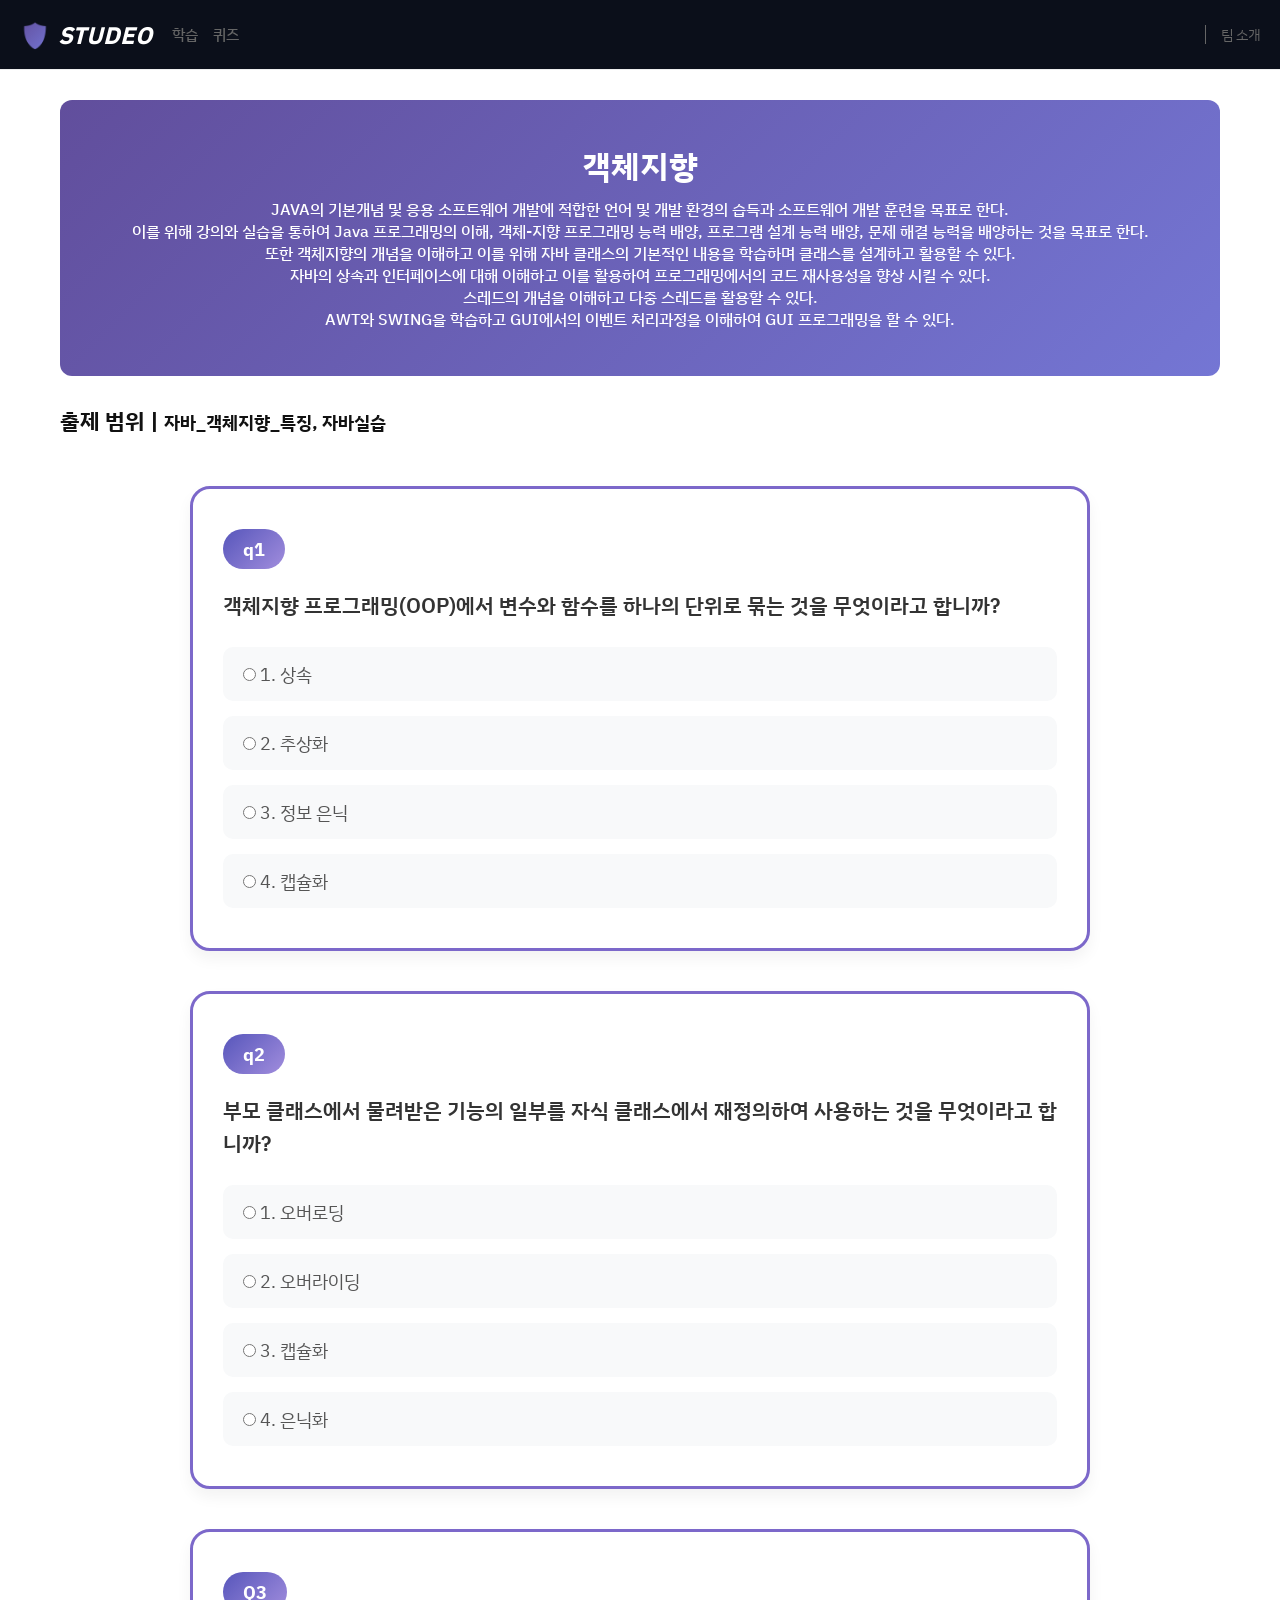
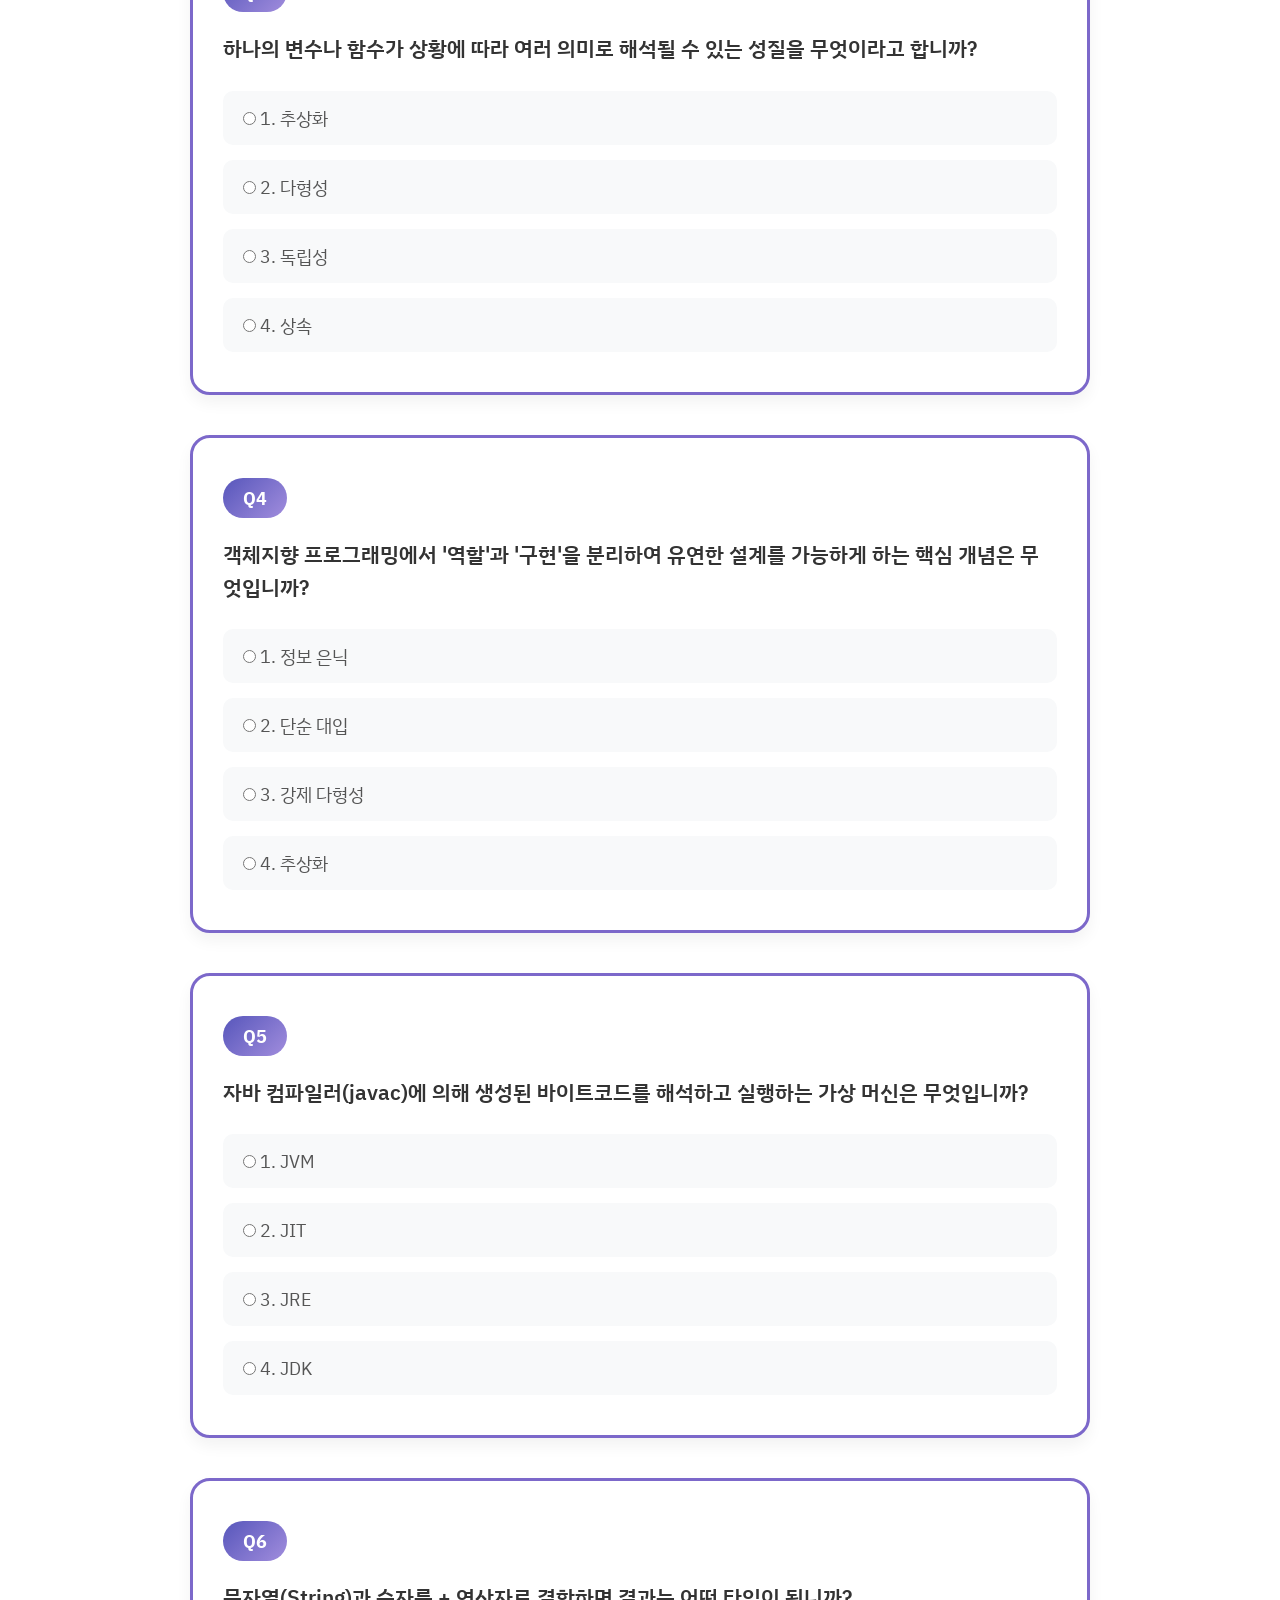
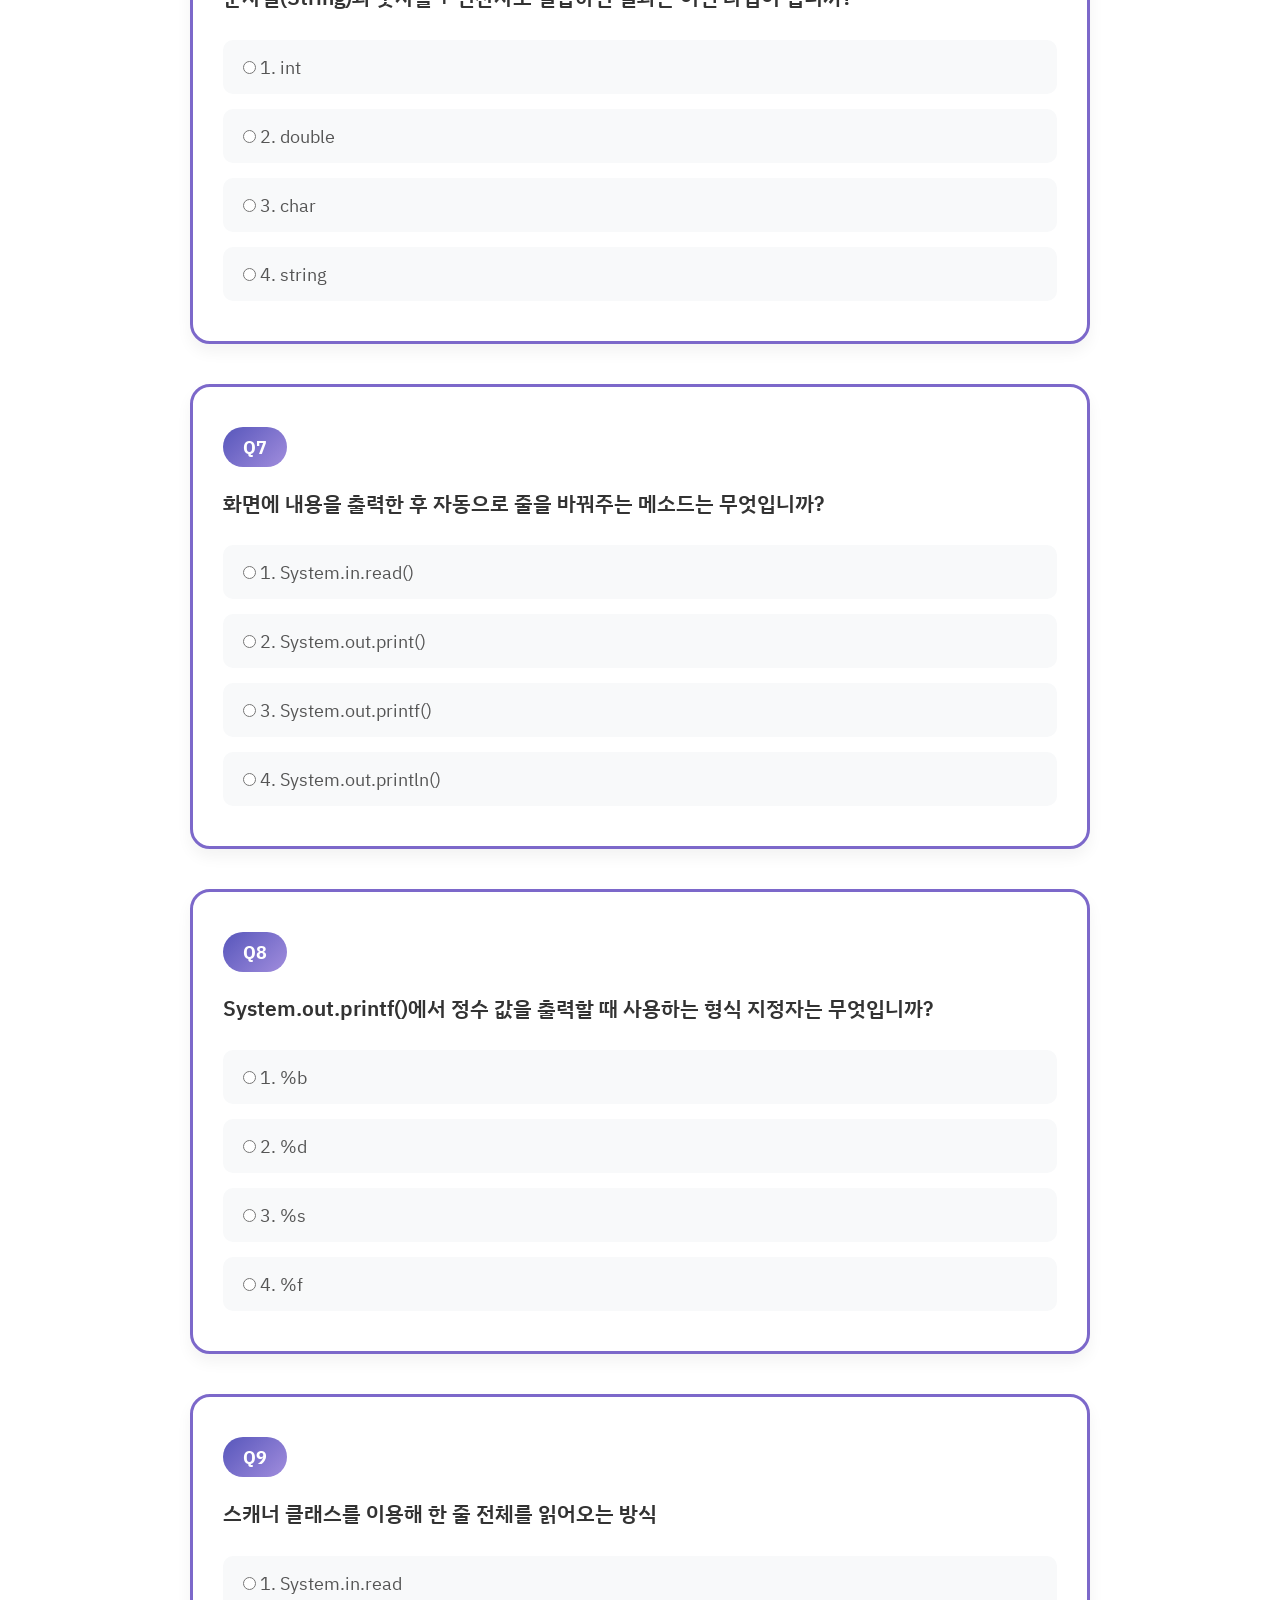
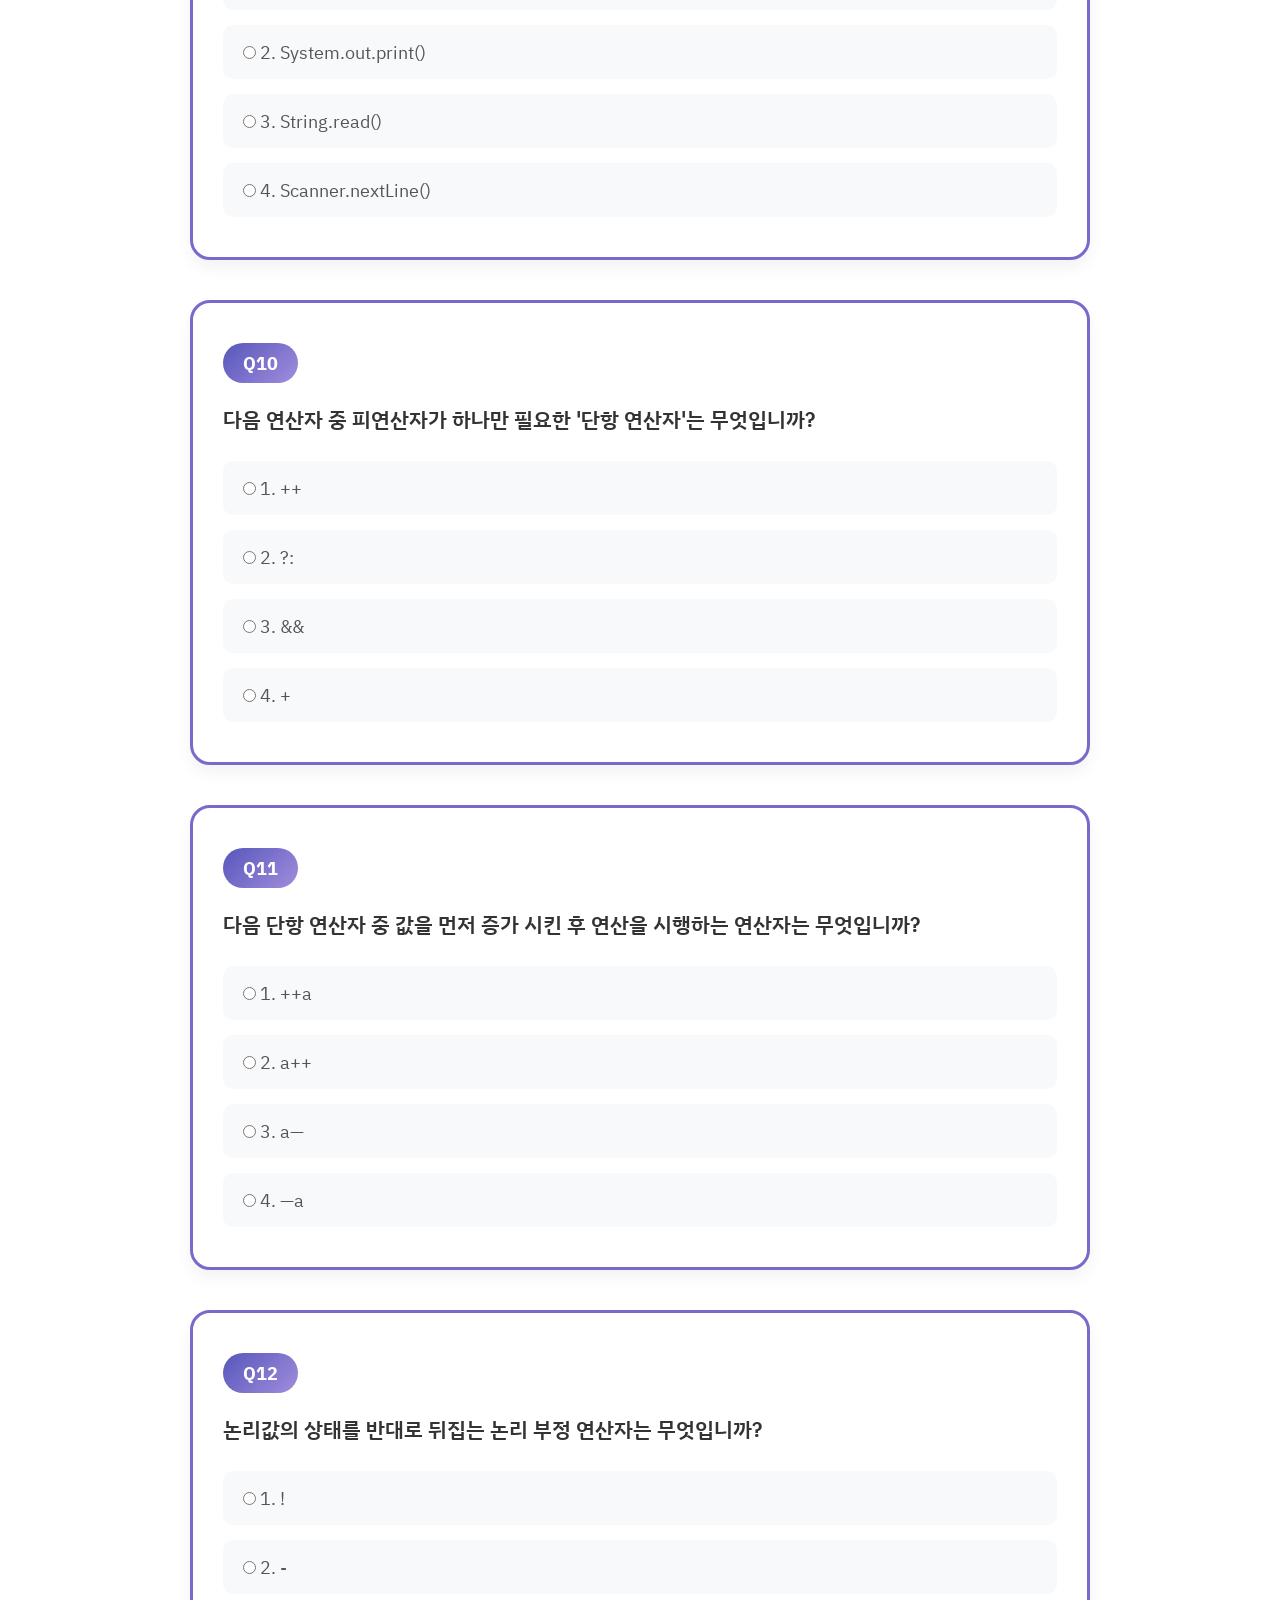
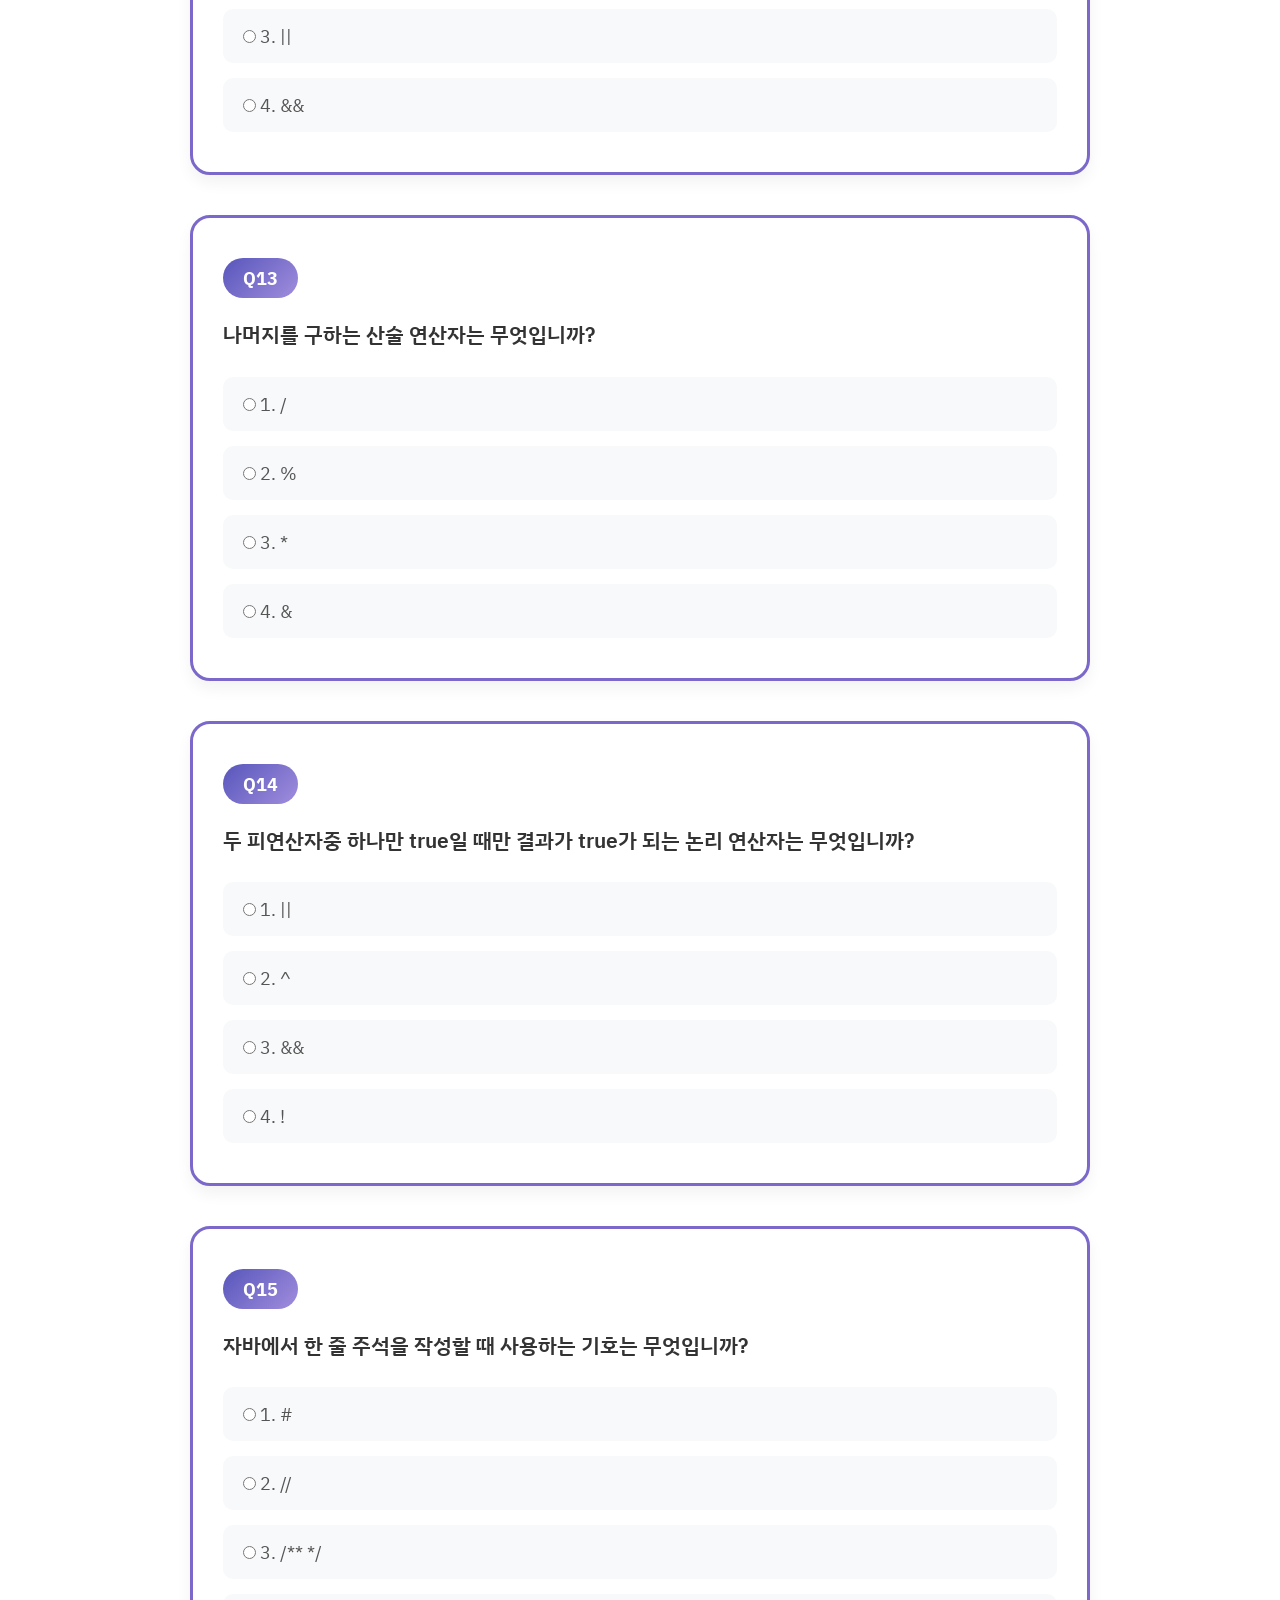
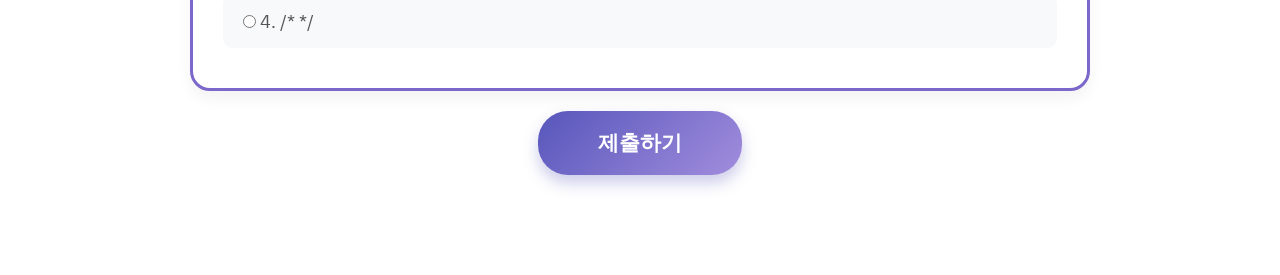
<file: src/pages/quiz/object-oriented.html>
<!doctype html>
<html lang="ko">
  <head>
    <meta charset="UTF-8" />
    <meta name="viewport" content="width=device-width, initial-scale=1.0" />
    <title>STUDEO</title>
    <link rel="preconnect" href="https://fonts.googleapis.com" />
    <link rel="preconnect" href="https://fonts.gstatic.com" crossorigin />
    <link
      href="https://fonts.googleapis.com/css2?family=IBM+Plex+Sans+KR&display=swap"
      rel="stylesheet"
    />
    <link rel="stylesheet" href="../../style/style.css" />
    <link rel="stylesheet" href="../../style/banner.css" />
    <link rel="stylesheet" href="../../style/card.css" />
    <link rel="stylesheet" href="../../style/question.css" />
  </head>
  <body>
    <header>
      <div class="header-left">
        <a href="../../index.html" class="logo">
          <span
            style="
              background: linear-gradient(135deg, #614e9c, #7476d4);
              -webkit-background-clip: text;
              -webkit-text-fill-color: transparent;
            "
            >🛡️</span
          ><span style="font-style: italic">STUDEO</span>
        </a>
        <ul class="nav-links">
          <li><a href="../learn.html">학습</a></li>
          <li><a href="./quizzes.html">퀴즈</a></li>
        </ul>
      </div>
      <div class="header-right">
        <a href="../team.html" class="team-link">팀 소개</a>
      </div>
    </header>

    <div class="container">
      <div class="banner" id="main-banner">
        <div class="banner-text" id="main-banner-text">
          <h1>객체지향</h1>
          <h3>
            JAVA의 기본개념 및 응용 소프트웨어 개발에 적합한 언어 및 개발 환경의
            습득과 소프트웨어 개발 훈련을 목표로 한다.<br />이를 위해 강의와
            실습을 통하여 Java 프로그래밍의 이해, 객체-지향 프로그래밍 능력
            배양, 프로그램 설계 능력 배양, 문제 해결 능력을 배양하는 것을 목표로
            한다.<br />
            또한 객체지향의 개념을 이해하고 이를 위해 자바 클래스의 기본적인
            내용을 학습하며 클래스를 설계하고 활용할 수 있다.<br />
            자바의 상속과 인터페이스에 대해 이해하고 이를 활용하여
            프로그래밍에서의 코드 재사용성을 향상 시킬 수 있다.<br />
            스레드의 개념을 이해하고 다중 스레드를 활용할 수 있다.<br />
            AWT와 SWING을 학습하고 GUI에서의 이벤트 처리과정을 이해하여 GUI
            프로그래밍을 할 수 있다.
          </h3>
        </div>
      </div>

      <div class="tabs">
        <span
          >출제 범위 |
          <span style="font-size: smaller">
            자바_객체지향_특징, 자바실습
          </span></span
        >
      </div>
    </div>

    <div class="question_list">
      <div class="question_box">
        <div class="q_num">q1</div>
        <p class="q_text">
          객체지향 프로그래밍(OOP)에서 변수와 함수를 하나의 단위로 묶는 것을
          무엇이라고 합니까?
        </p>
        <div class="q_choices">
          <label><input type="radio" name="jq1" value="1" /> 1. 상속</label>
          <label><input type="radio" name="jq1" value="2" /> 2. 추상화</label>
          <label
            ><input type="radio" name="jq1" value="3" /> 3. 정보 은닉</label
          >
          <label><input type="radio" name="jq1" value="4" /> 4. 캡슐화</label>
        </div>
      </div>

      <div class="question_box">
        <div class="q_num">q2</div>
        <p class="q_text">
          부모 클래스에서 물려받은 기능의 일부를 자식 클래스에서 재정의하여
          사용하는 것을 무엇이라고 합니까?
        </p>
        <div class="q_choices">
          <label><input type="radio" name="jq2" value="1" /> 1. 오버로딩</label>
          <label
            ><input type="radio" name="jq2" value="2" /> 2. 오버라이딩</label
          >
          <label><input type="radio" name="jq2" value="3" /> 3. 캡슐화</label>
          <label><input type="radio" name="jq2" value="4" /> 4. 은닉화</label>
        </div>
      </div>

      <div class="question_box">
        <div class="q_num">Q3</div>
        <p class="q_text">
          하나의 변수나 함수가 상황에 따라 여러 의미로 해석될 수 있는 성질을
          무엇이라고 합니까?
        </p>
        <div class="q_choices">
          <label><input type="radio" name="jq3" value="1" /> 1. 추상화</label>
          <label><input type="radio" name="jq3" value="2" /> 2. 다형성</label>
          <label><input type="radio" name="jq3" value="3" /> 3. 독립성</label>
          <label><input type="radio" name="jq3" value="4" /> 4. 상속</label>
        </div>
      </div>

      <div class="question_box">
        <div class="q_num">Q4</div>
        <p class="q_text">
          객체지향 프로그래밍에서 '역할'과 '구현'을 분리하여 유연한 설계를
          가능하게 하는 핵심 개념은 무엇입니까?
        </p>
        <div class="q_choices">
          <label
            ><input type="radio" name="jq4" value="1" /> 1. 정보 은닉</label
          >
          <label
            ><input type="radio" name="jq4" value="2" /> 2. 단순 대입</label
          >
          <label
            ><input type="radio" name="jq4" value="3" /> 3. 강제 다형성</label
          >
          <label><input type="radio" name="jq4" value="4" /> 4. 추상화</label>
        </div>
      </div>

      <div class="question_box">
        <div class="q_num">Q5</div>
        <p class="q_text">
          자바 컴파일러(javac)에 의해 생성된 바이트코드를 해석하고 실행하는 가상
          머신은 무엇입니까?
        </p>
        <div class="q_choices">
          <label><input type="radio" name="jq5" value="1" /> 1. JVM</label>
          <label><input type="radio" name="jq5" value="2" /> 2. JIT</label>
          <label><input type="radio" name="jq5" value="3" /> 3. JRE</label>
          <label><input type="radio" name="jq5" value="4" /> 4. JDK</label>
        </div>
      </div>

      <div class="question_box">
        <div class="q_num">Q6</div>
        <p class="q_text">
          문자열(String)과 숫자를 + 연산자로 결합하면 결과는 어떤 타입이 됩니까?
        </p>
        <div class="q_choices">
          <label><input type="radio" name="jq6" value="1" /> 1. int</label>
          <label><input type="radio" name="jq6" value="2" /> 2. double</label>
          <label><input type="radio" name="jq6" value="3" /> 3. char</label>
          <label><input type="radio" name="jq6" value="4" /> 4. string</label>
        </div>
      </div>

      <div class="question_box">
        <div class="q_num">Q7</div>
        <p class="q_text">
          화면에 내용을 출력한 후 자동으로 줄을 바꿔주는 메소드는 무엇입니까?
        </p>
        <div class="q_choices">
          <label
            ><input type="radio" name="jq7" value="1" /> 1.
            System.in.read()</label
          >
          <label
            ><input type="radio" name="jq7" value="2" /> 2.
            System.out.print()</label
          >
          <label
            ><input type="radio" name="jq7" value="3" /> 3.
            System.out.printf()</label
          >
          <label
            ><input type="radio" name="jq7" value="4" /> 4.
            System.out.println()</label
          >
        </div>
      </div>

      <div class="question_box">
        <div class="q_num">Q8</div>
        <p class="q_text">
          System.out.printf()에서 정수 값을 출력할 때 사용하는 형식 지정자는
          무엇입니까?
        </p>
        <div class="q_choices">
          <label><input type="radio" name="jq8" value="1" /> 1. %b</label>
          <label><input type="radio" name="jq8" value="2" /> 2. %d</label>
          <label><input type="radio" name="jq8" value="3" /> 3. %s</label>
          <label><input type="radio" name="jq8" value="4" /> 4. %f</label>
        </div>
      </div>

      <div class="question_box">
        <div class="q_num">Q9</div>
        <p class="q_text">스캐너 클래스를 이용해 한 줄 전체를 읽어오는 방식</p>

        <div class="q_choices">
          <label
            ><input type="radio" name="jq9" value="1" /> 1.
            System.in.read</label
          >
          <label
            ><input type="radio" name="jq9" value="2" /> 2.
            System.out.print()</label
          >
          <label
            ><input type="radio" name="jq9" value="3" /> 3. String.read()</label
          >
          <label
            ><input type="radio" name="jq9" value="4" /> 4.
            Scanner.nextLine()</label
          >
        </div>
      </div>

      <div class="question_box">
        <div class="q_num">Q10</div>
        <p class="q_text">
          다음 연산자 중 피연산자가 하나만 필요한 '단항 연산자'는 무엇입니까?
        </p>

        <div class="q_choices">
          <label><input type="radio" name="jq10" value="1" /> 1. ++</label>
          <label><input type="radio" name="jq10" value="2" /> 2. ?:</label>
          <label><input type="radio" name="jq10" value="3" /> 3. &&</label>
          <label><input type="radio" name="jq10" value="4" /> 4. +</label>
        </div>
      </div>

      <div class="question_box">
        <div class="q_num">Q11</div>
        <p class="q_text">
          다음 단항 연산자 중 값을 먼저 증가 시킨 후 연산을 시행하는 연산자는
          무엇입니까?
        </p>

        <div class="q_choices">
          <label><input type="radio" name="jq11" value="1" /> 1. ++a</label>
          <label><input type="radio" name="jq11" value="2" /> 2. a++</label>
          <label><input type="radio" name="jq11" value="3" /> 3. a—</label>
          <label><input type="radio" name="jq11" value="4" /> 4. —a</label>
        </div>
      </div>

      <div class="question_box">
        <div class="q_num">Q12</div>
        <p class="q_text">
          논리값의 상태를 반대로 뒤집는 논리 부정 연산자는 무엇입니까?
        </p>
        <div class="q_choices">
          <label><input type="radio" name="jq12" value="1" /> 1. !</label>
          <label><input type="radio" name="jq12" value="2" /> 2. -</label>
          <label><input type="radio" name="jq12" value="3" /> 3. ||</label>
          <label><input type="radio" name="jq12" value="4" /> 4. &&</label>
        </div>
      </div>

      <div class="question_box">
        <div class="q_num">Q13</div>
        <p class="q_text">나머지를 구하는 산술 연산자는 무엇입니까?</p>
        <div class="q_choices">
          <label><input type="radio" name="jq13" value="1" /> 1. /</label>
          <label><input type="radio" name="jq13" value="2" /> 2. %</label>
          <label><input type="radio" name="jq13" value="3" /> 3. *</label>
          <label><input type="radio" name="jq13" value="4" /> 4. &</label>
        </div>
      </div>

      <div class="question_box">
        <div class="q_num">Q14</div>
        <p class="q_text">
          두 피연산자중 하나만 true일 때만 결과가 true가 되는 논리 연산자는
          무엇입니까?
        </p>
        <div class="q_choices">
          <label><input type="radio" name="jq14" value="1" /> 1. ||</label>
          <label><input type="radio" name="jq14" value="2" /> 2. ^</label>
          <label><input type="radio" name="jq14" value="3" /> 3. &&</label>
          <label><input type="radio" name="jq14" value="4" /> 4. !</label>
        </div>
      </div>

      <div class="question_box">
        <div class="q_num">Q15</div>
        <p class="q_text">
          자바에서 한 줄 주석을 작성할 때 사용하는 기호는 무엇입니까?
        </p>
        <div class="q_choices">
          <label><input type="radio" name="jq15" value="1" /> 1. #</label>
          <label><input type="radio" name="jq15" value="2" /> 2. //</label>
          <label><input type="radio" name="jq15" value="3" /> 3. /** */</label>
          <label><input type="radio" name="jq15" value="4" /> 4. /* */</label>
        </div>
      </div>
    </div>
    <div class="submit_box">
      <button type="button" class="btn_submit">제출하기</button>
    </div>
  </body>
</html>
</file>
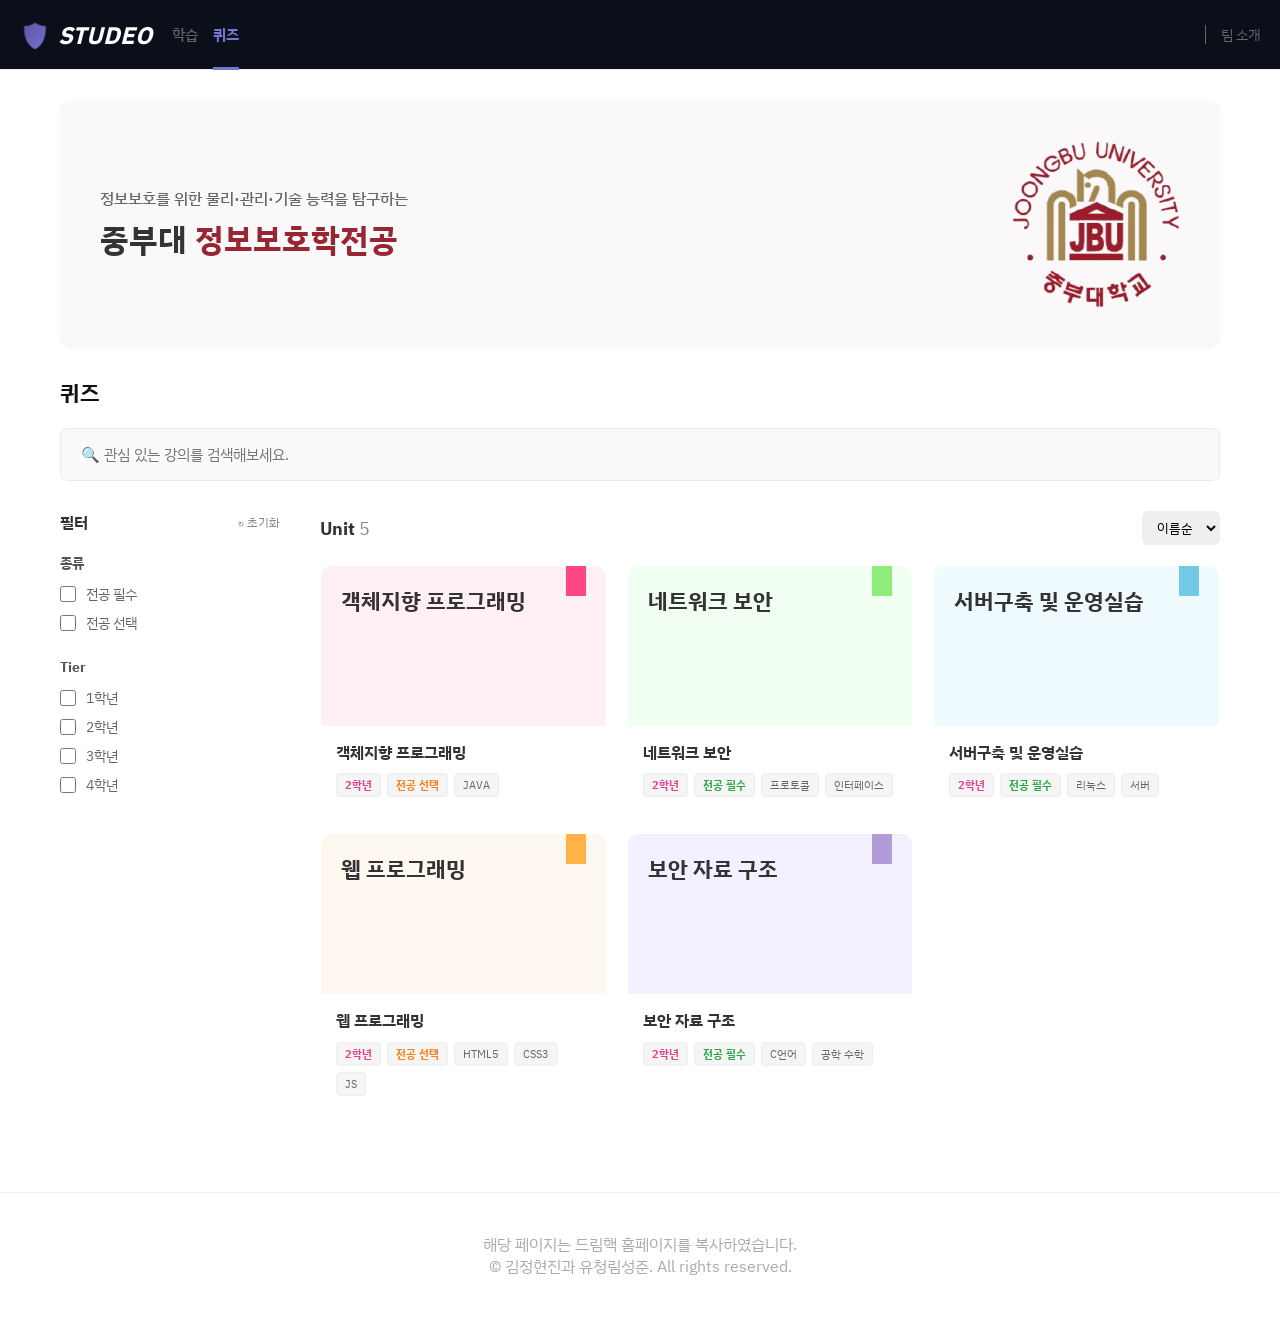
<file: src/pages/quiz/quizzes.html>
<!doctype html>
<html lang="ko">
  <head>
    <meta charset="UTF-8" />
    <meta name="viewport" content="width=device-width, initial-scale=1.0" />
    <title>STUDEO</title>
    <link rel="preconnect" href="https://fonts.googleapis.com" />
    <link rel="preconnect" href="https://fonts.gstatic.com" crossorigin />
    <link
      href="https://fonts.googleapis.com/css2?family=IBM+Plex+Sans+KR&display=swap"
      rel="stylesheet"
    />
    <link rel="stylesheet" href="../../style/style.css" />
    <link rel="stylesheet" href="../../style/banner.css" />
    <link rel="stylesheet" href="../../style/card.css" />
  </head>
  <body>
    <header>
      <div class="header-left">
        <a href="../../index.html" class="logo">
          <span
            style="
              background: linear-gradient(135deg, #614e9c, #7476d4);
              -webkit-background-clip: text;
              -webkit-text-fill-color: transparent;
            "
            >🛡️ </span
          ><span style="font-style: italic">STUDEO</span>
        </a>
        <ul class="nav-links">
          <li><a href="../learn.html">학습</a></li>
          <li class="active"><a href="./quizzes.html">퀴즈</a></li>
        </ul>
      </div>
      <div class="header-right">
        <a href="../team.html" class="team-link">팀 소개</a>
      </div>
    </header>

    <div class="container">
      <a href="https://www.joongbu.ac.kr/is/" target="_blank" class="banner">
        <div class="banner-text">
          <h3>정보보호를 위한 물리·관리·기술 능력을 탐구하는</h3>
          <h1>중부대 <span>정보보호학전공</span></h1>
        </div>
        <img
          src="../../../assets/jbu-emblem.png"
          alt="중부대학교 로고"
          class="banner-images"
        />
      </a>

      <div class="tabs">
        <span>퀴즈</span>
      </div>

      <div class="search-container">
        <input
          type="text"
          class="search-input"
          placeholder="🔍 관심 있는 강의를 검색해보세요."
        />
      </div>

      <div class="main-content">
        <aside class="sidebar">
          <div class="filter-header">
            <span>필터</span>
            <a href="#" class="filter-reset">↻ 초기화</a>
          </div>

          <div class="filter-group">
            <h4>종류</h4>
            <label class="filter-item"
              ><input type="checkbox" /> 전공 필수</label
            >
            <label class="filter-item"
              ><input type="checkbox" /> 전공 선택</label
            >
          </div>

          <div class="filter-group">
            <h4>Tier</h4>
            <label class="filter-item"><input type="checkbox" /> 1학년</label>
            <label class="filter-item"><input type="checkbox" /> 2학년</label>
            <label class="filter-item"><input type="checkbox" /> 3학년</label>
            <label class="filter-item"><input type="checkbox" /> 4학년</label>
          </div>
        </aside>

        <section class="content-area">
          <div class="content-header">
            <h2>Unit <span id="unit-count">5</span></h2>
            <select class="sort-select">
              <option>이름순</option>
            </select>
          </div>

          <div class="card-grid" id="card-container">
            <a href="./object-oriented.html" class="card">
              <div class="card-image bg-pink">
                <div class="bookmark-icon bookmark-pink"></div>
                <h3>객체지향 프로그래밍</h3>
              </div>
              <div class="card-info">
                <div class="card-title">객체지향 프로그래밍</div>
                <div class="card-tags">
                  <span class="tag tag-tier">2학년</span>
                  <span class="tag tag-choice">전공 선택</span>
                  <span class="tag">JAVA</span>
                </div>
              </div>
            </a>

            <a href="./network.html" class="card">
              <div class="card-image bg-green">
                <div class="bookmark-icon bookmark-green"></div>
                <h3>네트워크 보안</h3>
              </div>
              <div class="card-info">
                <div class="card-title">네트워크 보안</div>
                <div class="card-tags">
                  <span class="tag tag-tier">2학년</span>
                  <span class="tag tag-essential">전공 필수</span>
                  <span class="tag">프로토콜</span>
                  <span class="tag">인터페이스</span>
                </div>
              </div>
            </a>

            <a href="./server.html" class="card">
              <div class="card-image bg-blue">
                <div class="bookmark-icon bookmark-blue"></div>
                <h3>서버구축 및 운영실습</h3>
              </div>
              <div class="card-info">
                <div class="card-title">서버구축 및 운영실습</div>
                <div class="card-tags">
                  <span class="tag tag-tier">2학년</span>
                  <span class="tag tag-essential">전공 필수</span>
                  <span class="tag">리눅스</span>
                  <span class="tag">서버</span>
                </div>
              </div>
            </a>

            <a href="./web.html" class="card">
              <div class="card-image bg-orange">
                <div class="bookmark-icon bookmark-orange"></div>
                <h3>웹 프로그래밍</h3>
              </div>
              <div class="card-info">
                <div class="card-title">웹 프로그래밍</div>
                <div class="card-tags">
                  <span class="tag tag-tier">2학년</span>
                  <span class="tag tag-choice">전공 선택</span>
                  <span class="tag">HTML5</span>
                  <span class="tag">CSS3</span>
                  <span class="tag">JS</span>
                </div>
              </div>
            </a>

            <a href="./secure-data.html" class="card">
              <div class="card-image bg-violet">
                <div class="bookmark-icon bookmark-violet"></div>
                <h3>보안 자료 구조</h3>
              </div>
              <div class="card-info">
                <div class="card-title">보안 자료 구조</div>
                <div class="card-tags">
                  <span class="tag tag-tier">2학년</span>
                  <span class="tag tag-essential">전공 필수</span>
                  <span class="tag">C언어</span>
                  <span class="tag">공학 수학</span>
                </div>
              </div>
            </a>
          </div>
        </section>
      </div>
    </div>

    <footer>
      해당 페이지는 드림핵 홈페이지를 복사하였습니다.<br />© 김정현진과
      유청림성준. All rights reserved.
    </footer>
  </body>
</html>
</file>
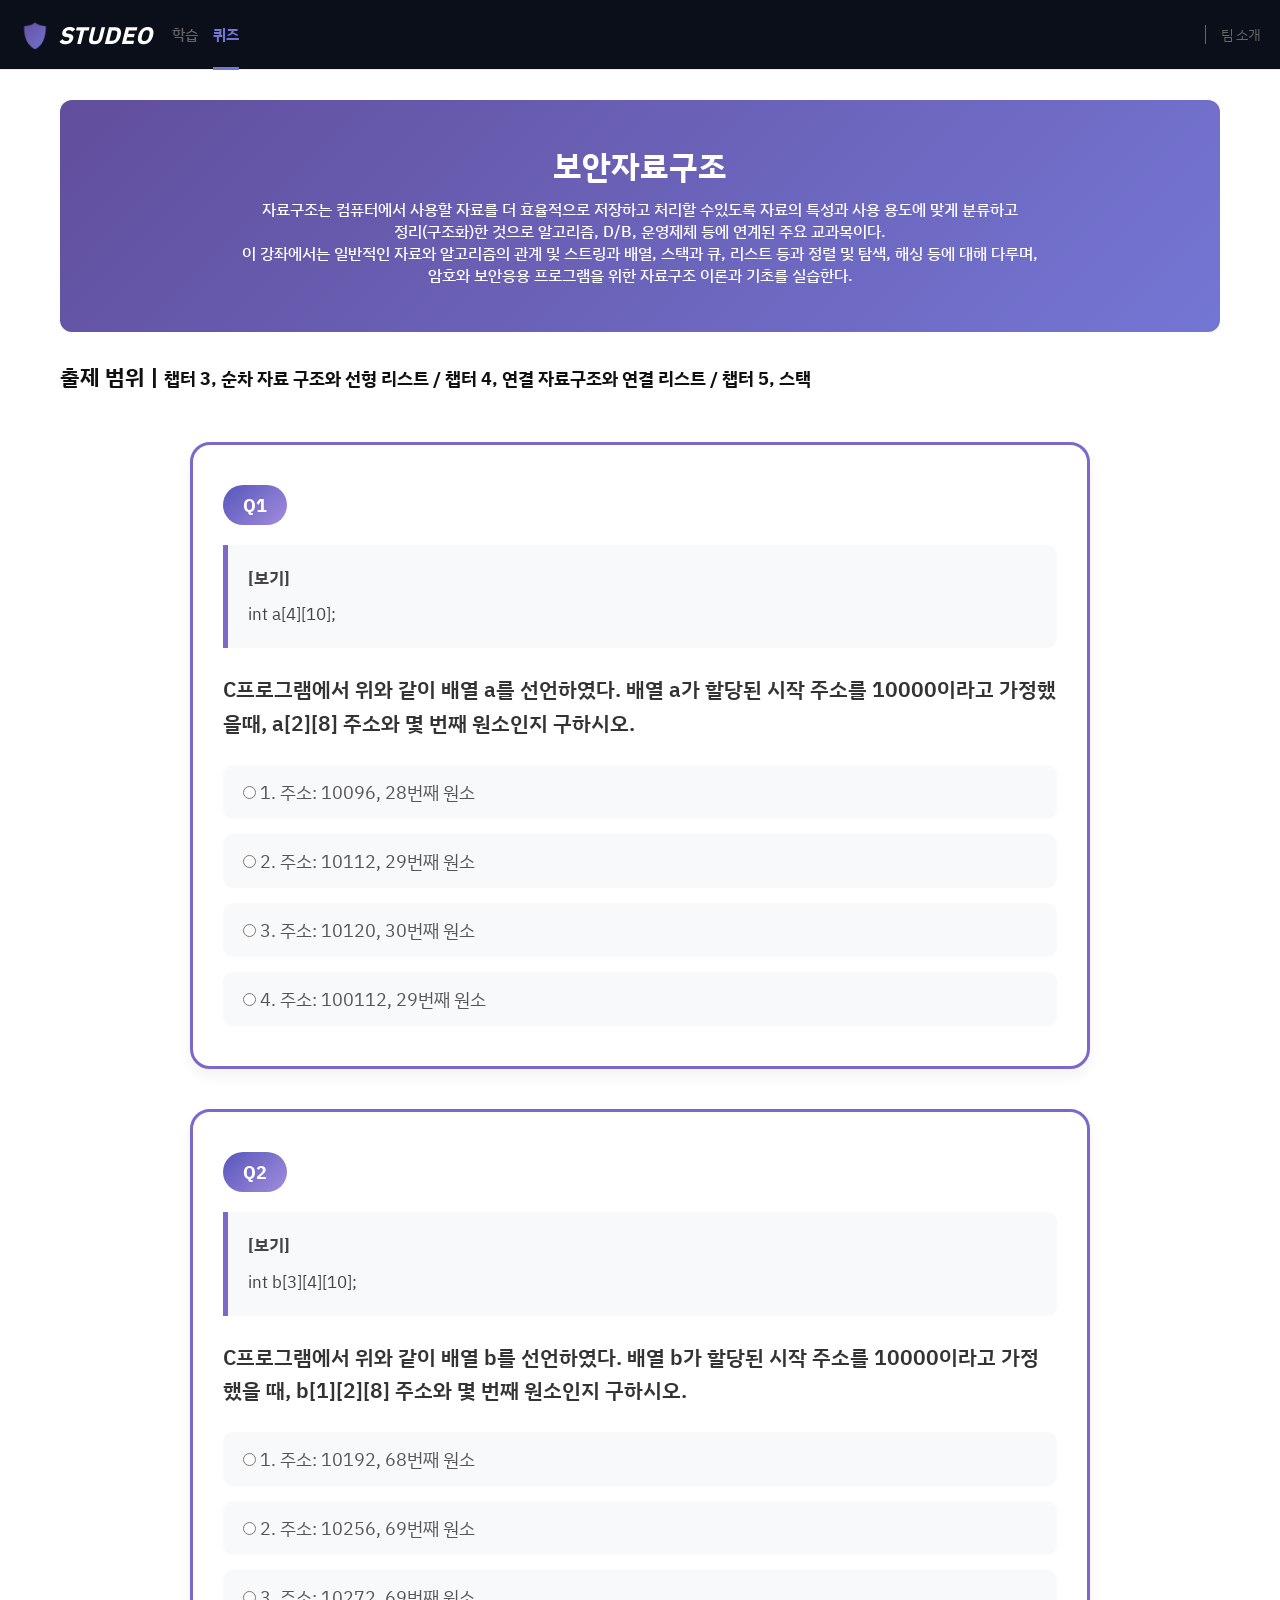
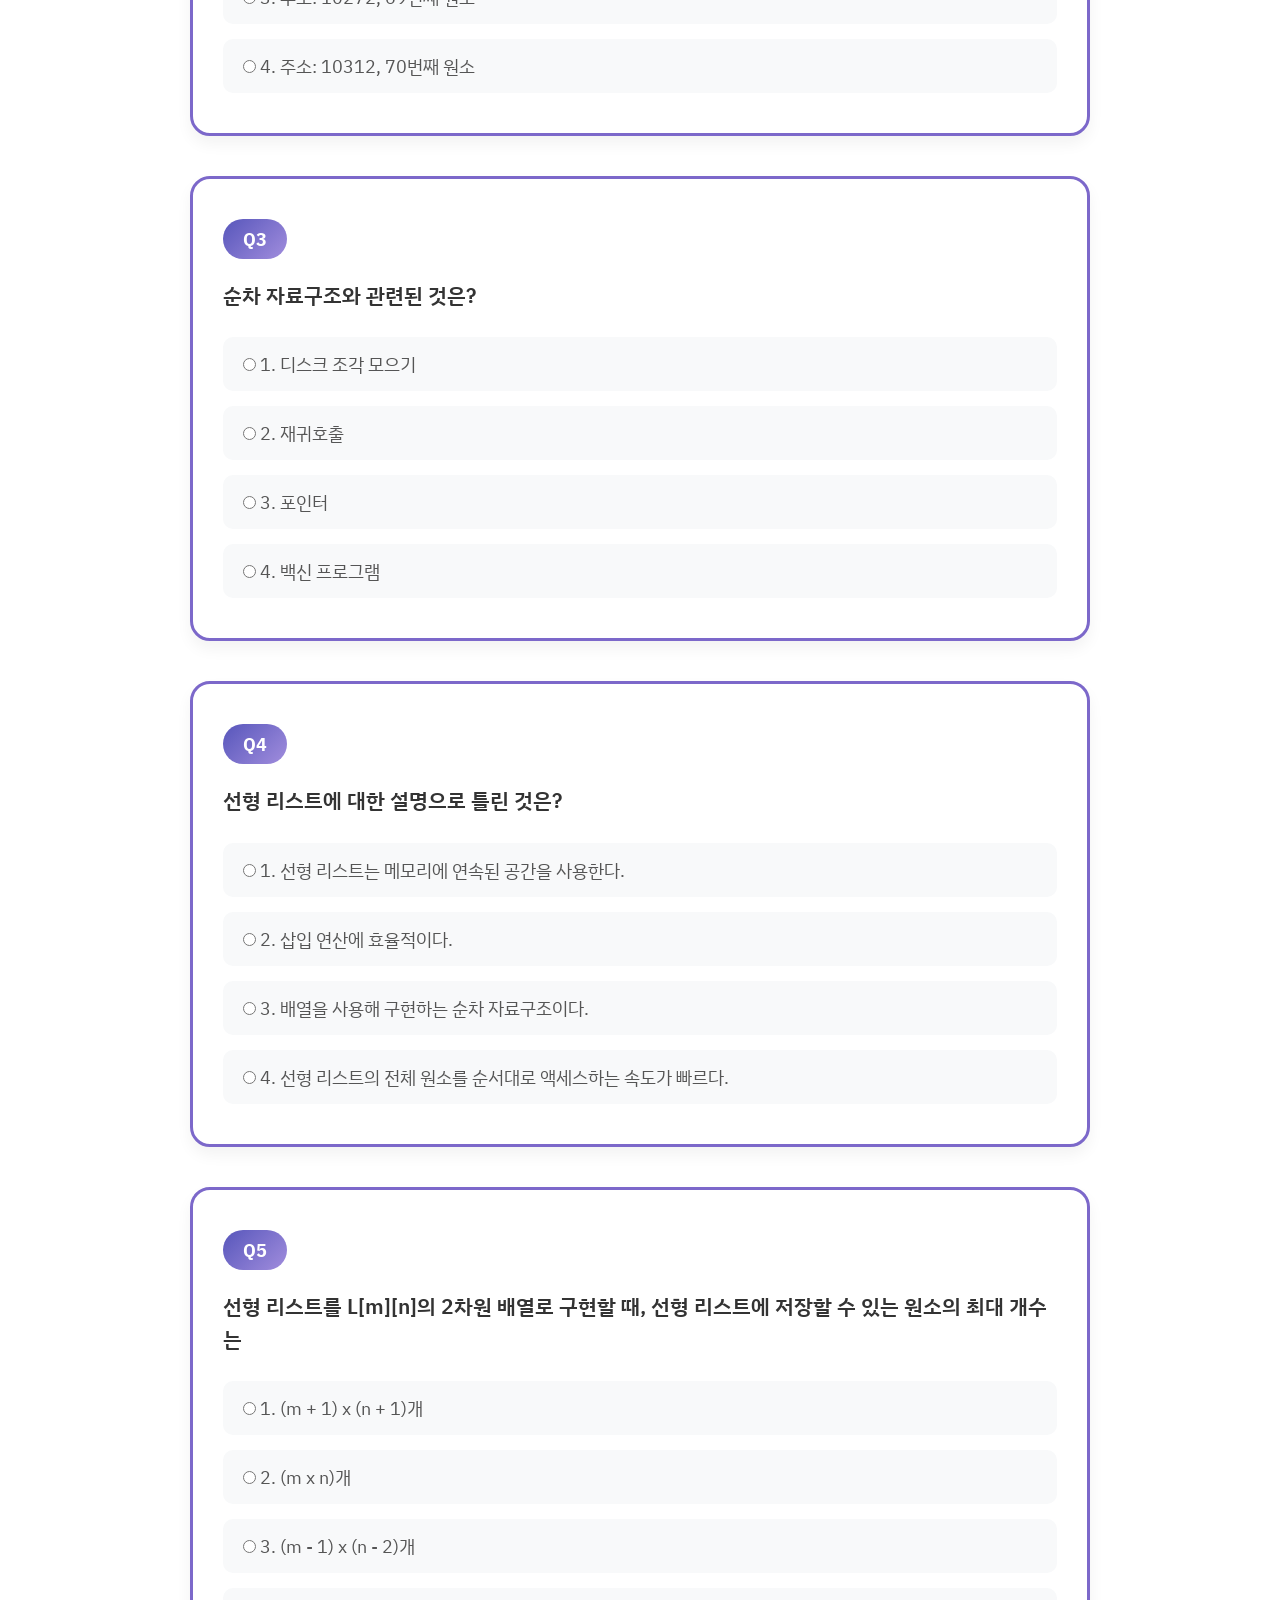
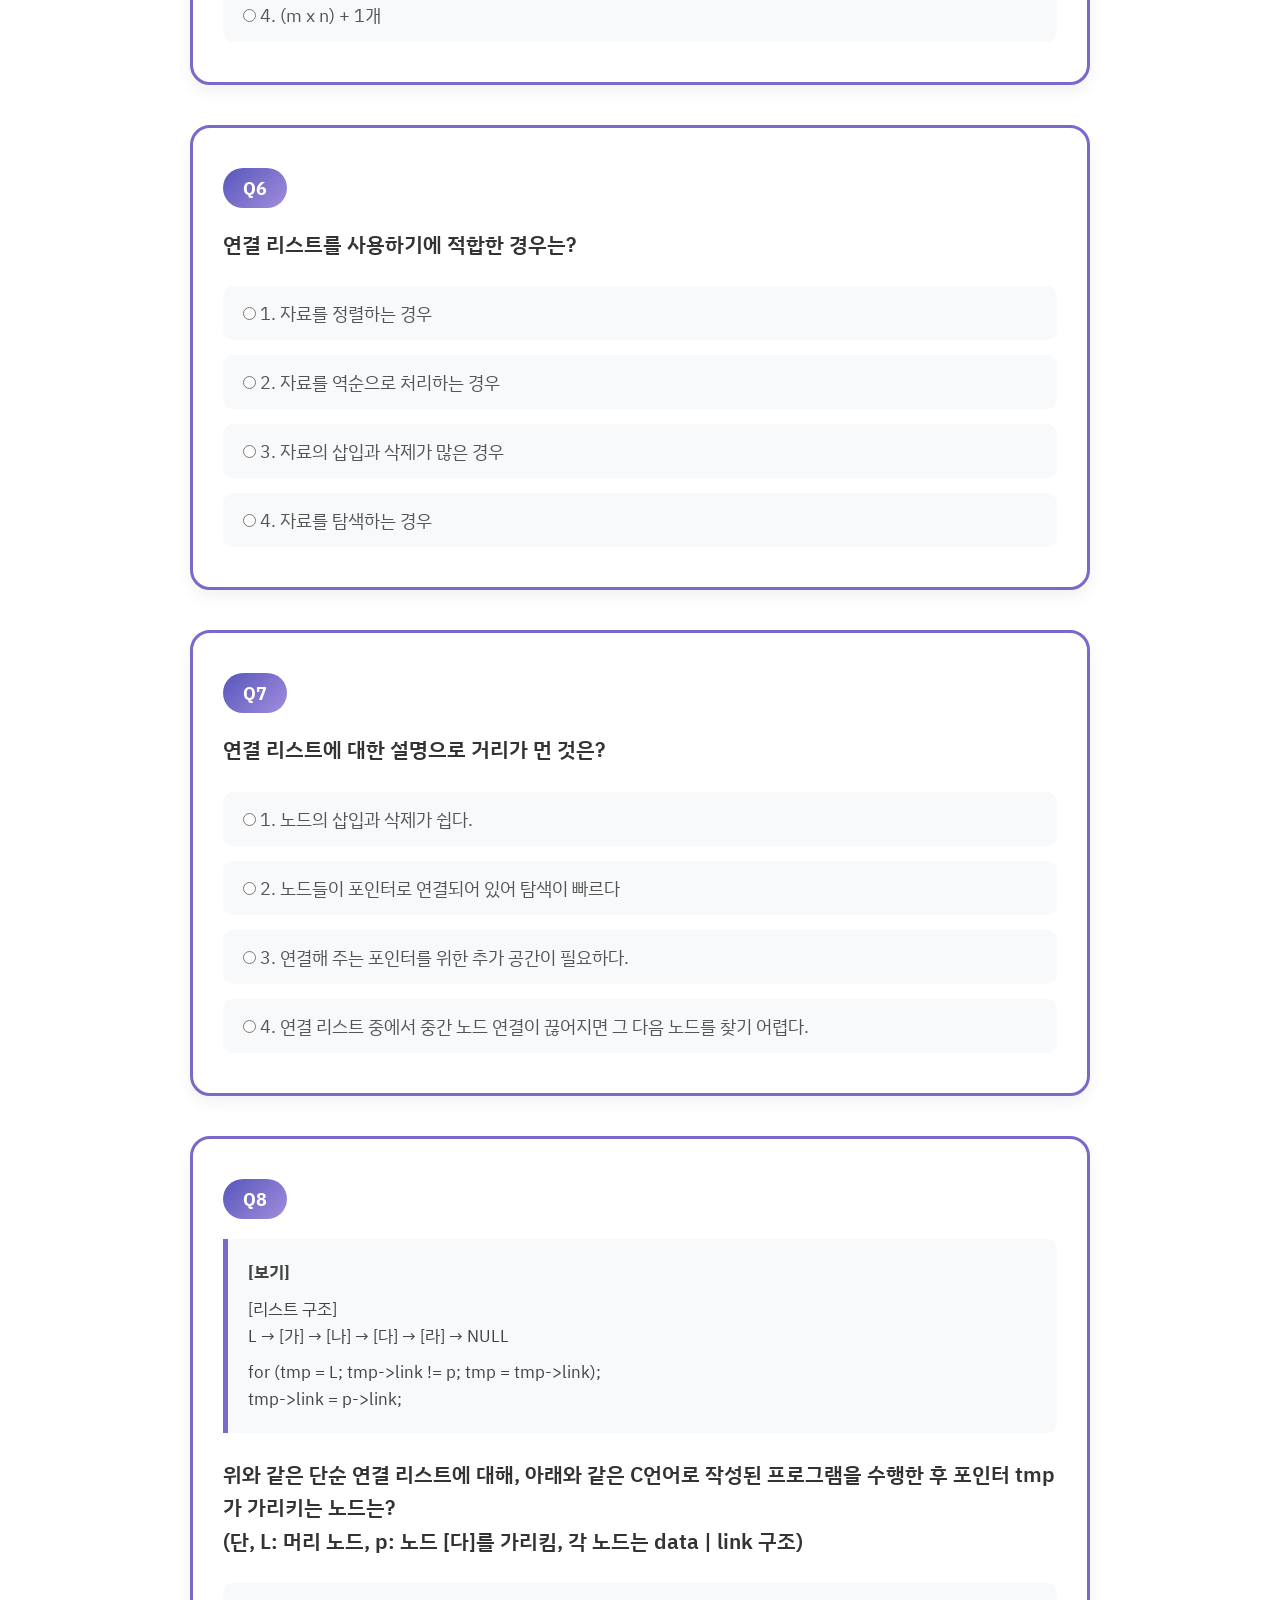
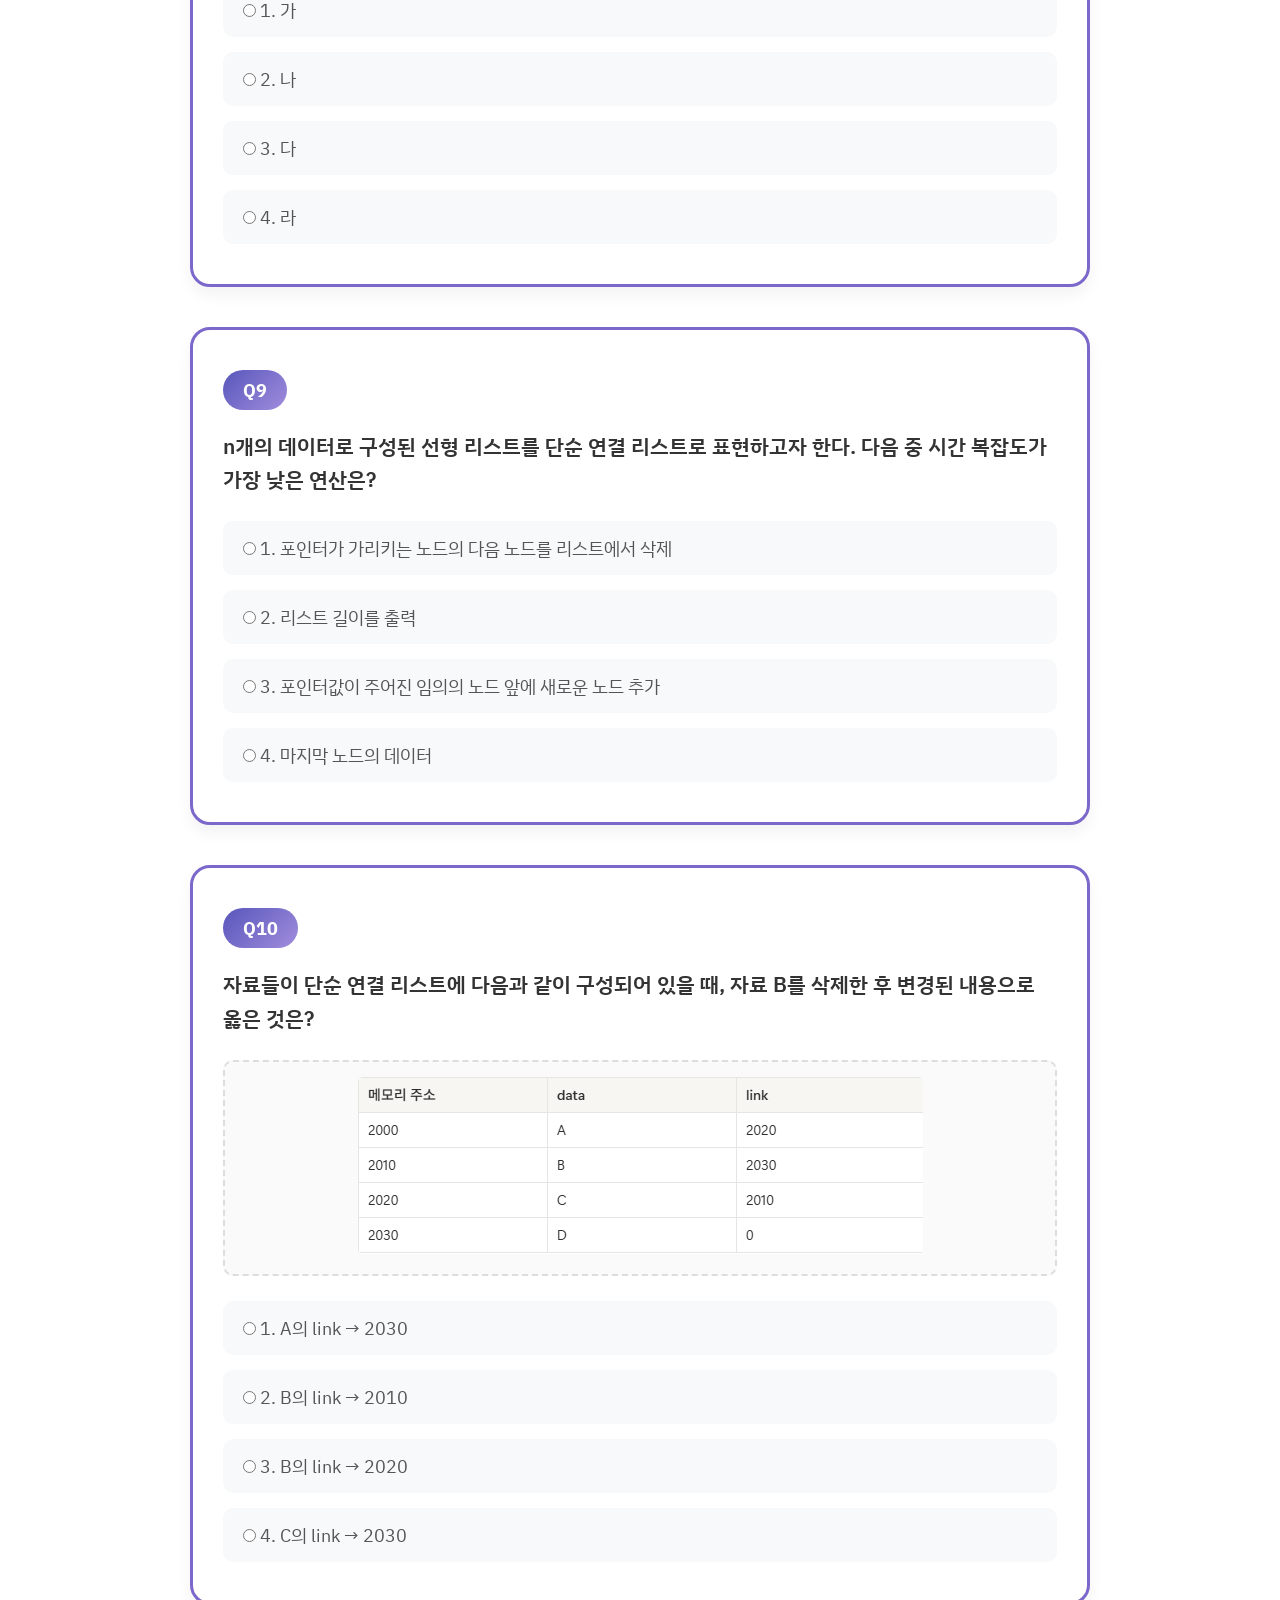
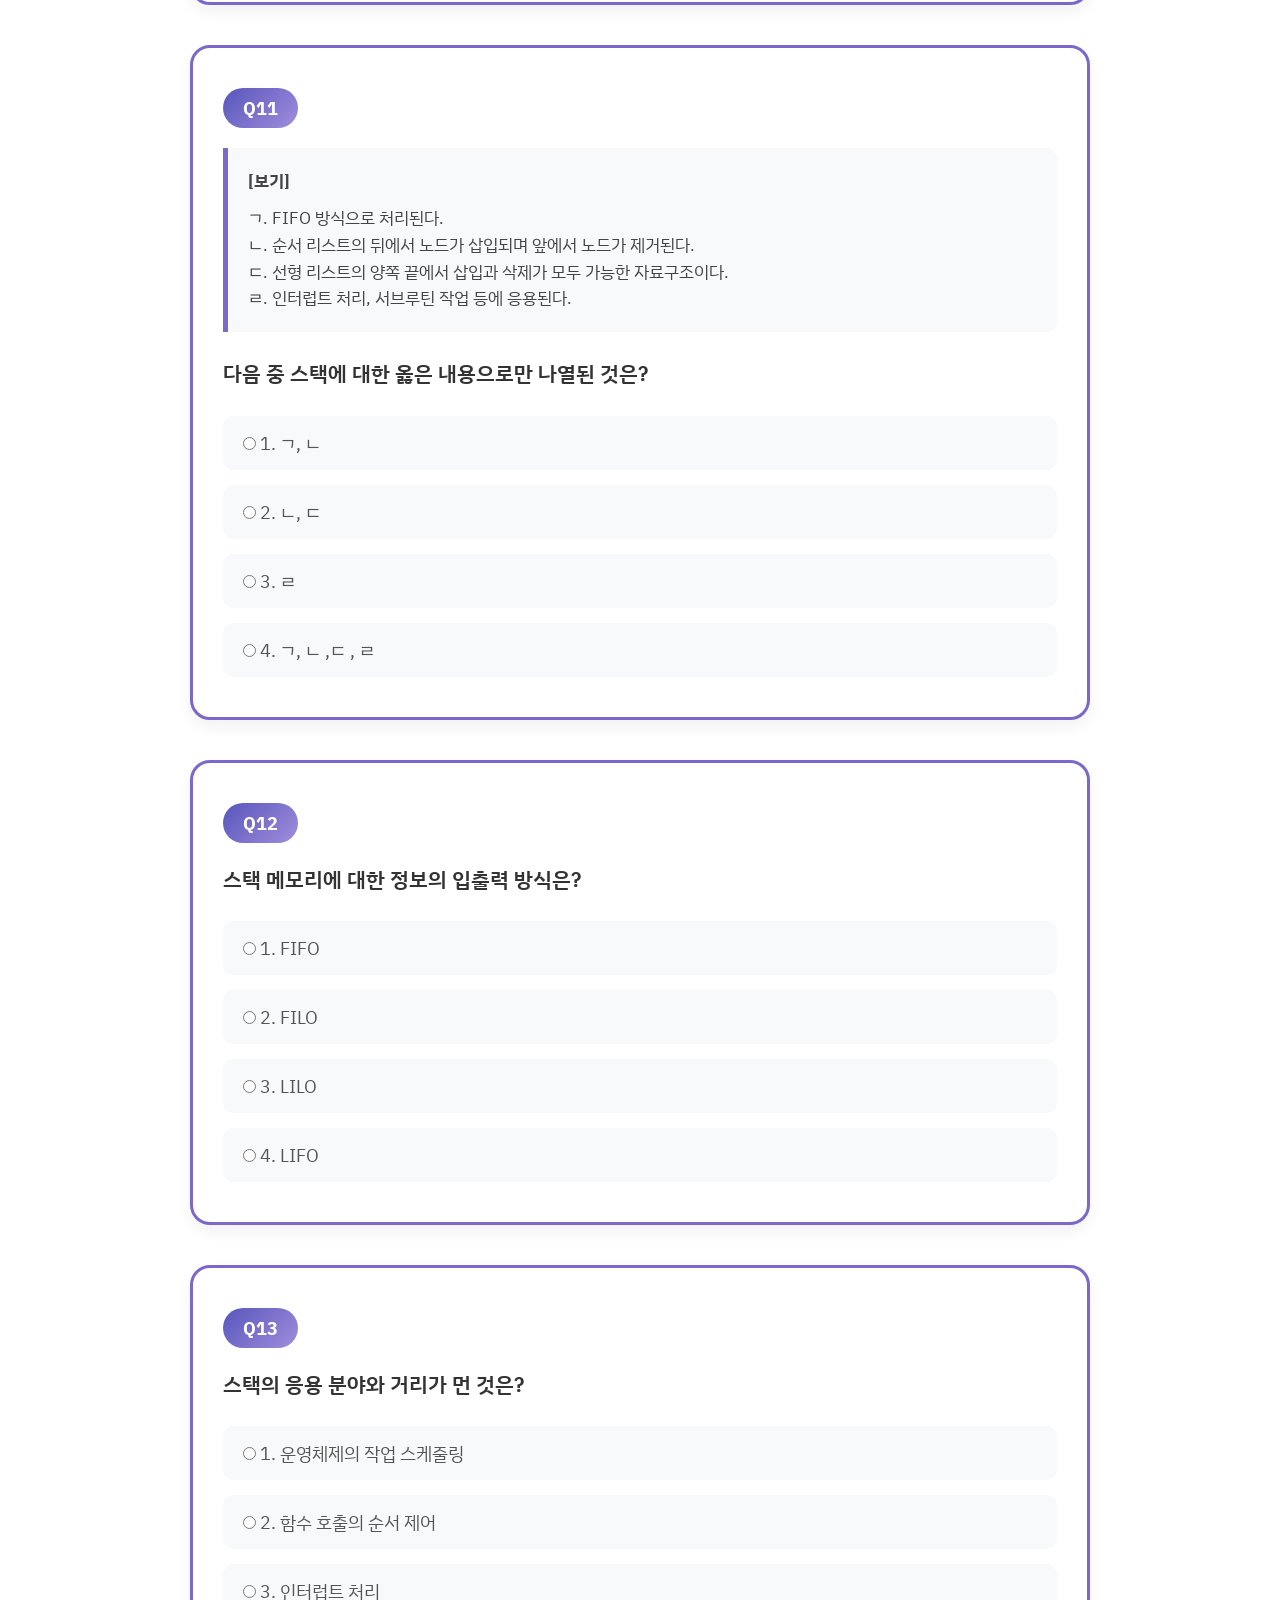
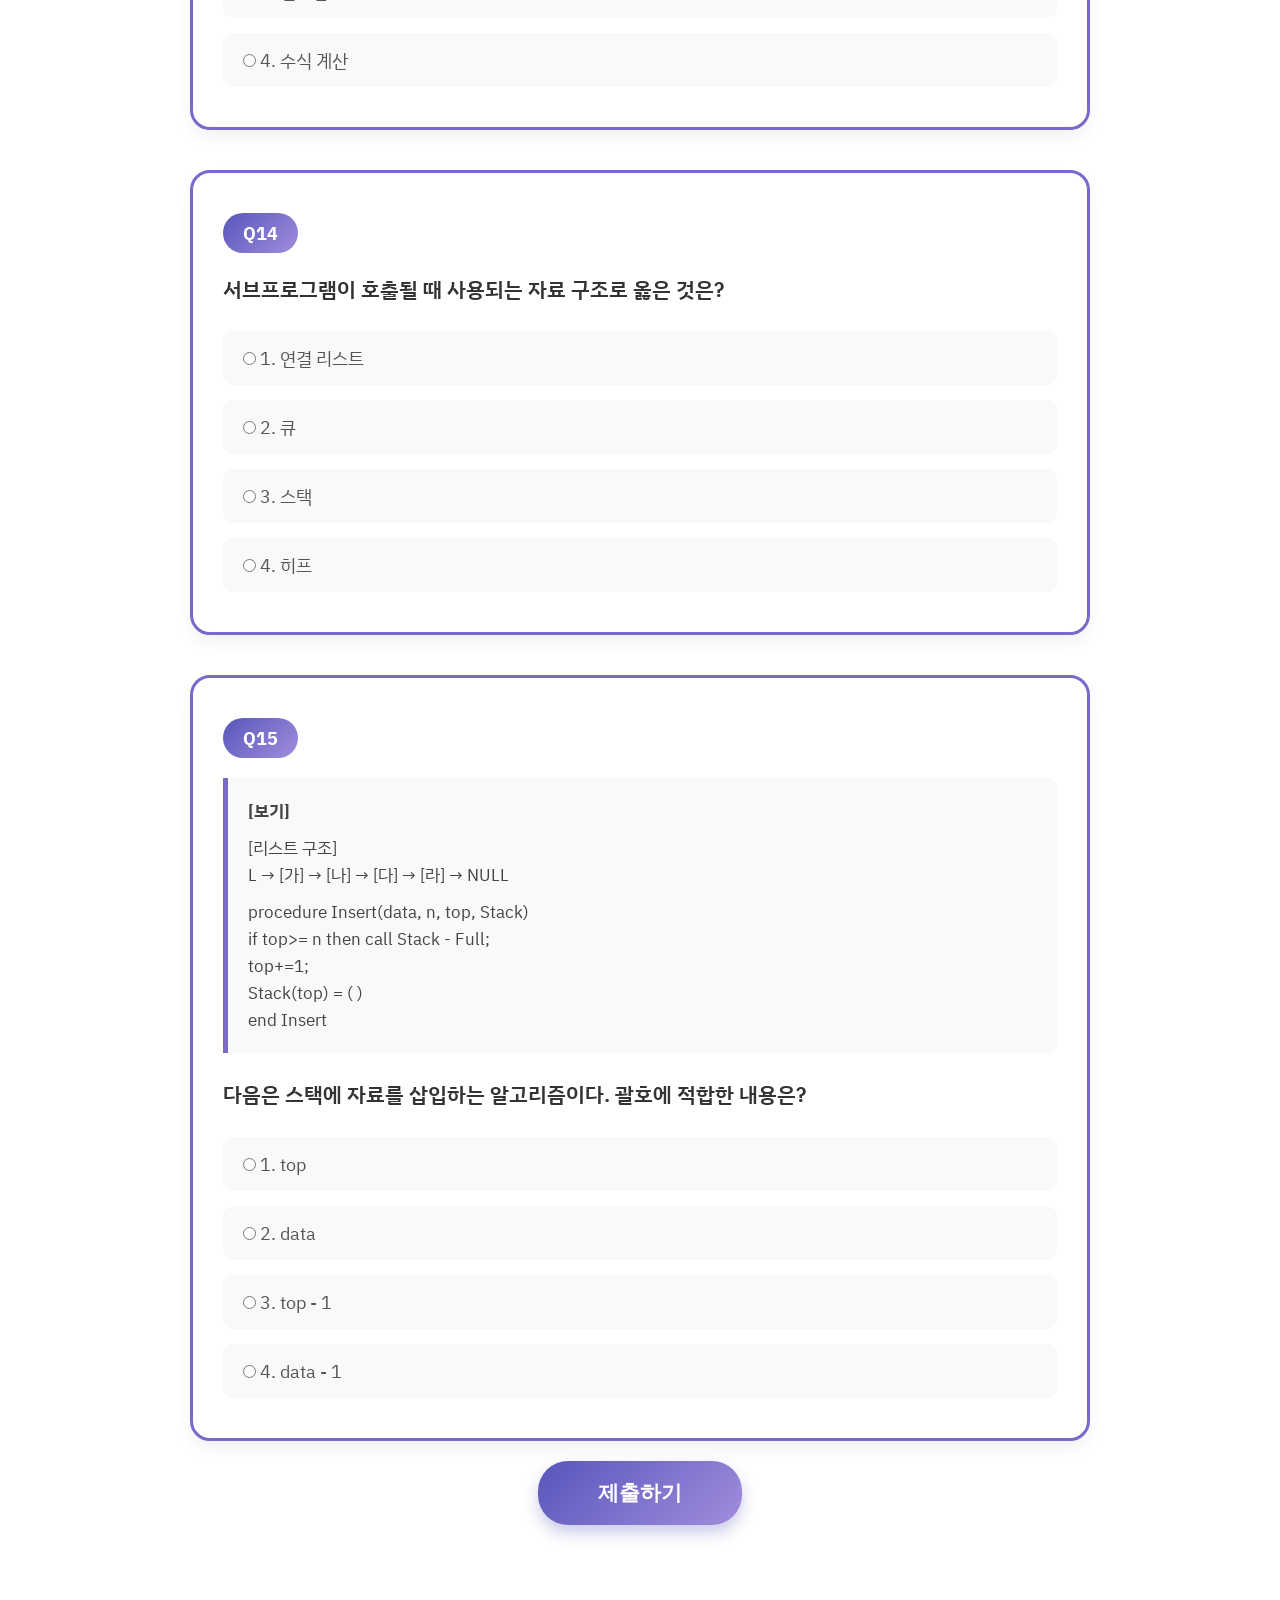
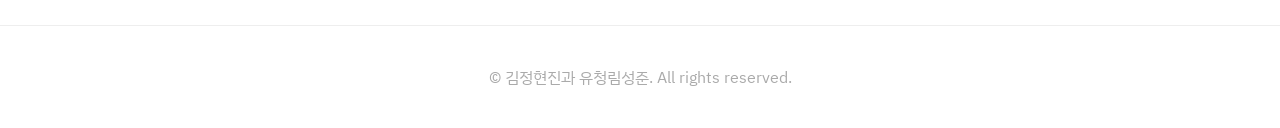
<file: src/pages/quiz/secure-data.html>
<!doctype html>
<html lang="ko">
  <head>
    <meta charset="UTF-8" />
    <meta name="viewport" content="width=device-width, initial-scale=1.0" />
    <title>STUDEO</title>
    <link rel="preconnect" href="https://fonts.googleapis.com" />
    <link rel="preconnect" href="https://fonts.gstatic.com" crossorigin />
    <link
      href="https://fonts.googleapis.com/css2?family=IBM+Plex+Sans+KR&display=swap"
      rel="stylesheet"
    />
    <link rel="stylesheet" href="../../style/style.css" />
    <link rel="stylesheet" href="../../style/banner.css" />
    <link rel="stylesheet" href="../../style/card.css" />
    <link rel="stylesheet" href="../../style/question.css" />
  </head>
  <body>
    <header>
      <div class="header-left">
        <a href="../../index.html" class="logo">
          <span
            style="
              background: linear-gradient(135deg, #614e9c, #7476d4);
              -webkit-background-clip: text;
              -webkit-text-fill-color: transparent;
            "
            >🛡️</span
          ><span style="font-style: italic">STUDEO</span>
        </a>
        <ul class="nav-links">
          <li><a href="../learn.html">학습</a></li>
          <li class="active"><a href="./quizzes.html">퀴즈</a></li>
        </ul>
      </div>
      <div class="header-right">
        <a href="../team.html" class="team-link">팀 소개</a>
      </div>
    </header>

    <div class="container">
      <div class="banner" id="main-banner">
        <div class="banner-text" id="main-banner-text">
          <h1>보안자료구조</h1>
          <h3>
            자료구조는 컴퓨터에서 사용할 자료를 더 효율적으로 저장하고 처리할
            수있도록 자료의 특성과 사용 용도에 맞게 분류하고<br />
            정리(구조화)한 것으로 알고리즘, D/B, 운영제체 등에 연계된 주요
            교과목이다.<br />
            이 강좌에서는 일반적인 자료와 알고리즘의 관계 및 스트링과 배열,
            스택과 큐, 리스트 등과 정렬 및 탐색, 해싱 등에 대해 다루며,<br />
            암호와 보안응용 프로그램을 위한 자료구조 이론과 기초를 실습한다.
          </h3>
        </div>
      </div>

      <div class="tabs">
        <span
          >출제 범위 |
          <span style="font-size: smaller">
            챕터 3, 순차 자료 구조와 선형 리스트 / 챕터 4, 연결 자료구조와 연결
            리스트 / 챕터 5, 스택
          </span></span
        >
      </div>
    </div>

    <div class="question_list">
      <div class="question_box">
        <div class="q_num">Q1</div>
        <div class="q_reference text_ref">
          <p><strong>[보기]</strong></p>
          <p>int a[4][10];</p>
        </div>

        <p class="q_text">
          C프로그램에서 위와 같이 배열 a를 선언하였다. 배열 a가 할당된 시작
          주소를 10000이라고 가정했을때, a[2][8] 주소와 몇 번째 원소인지
          구하시오.
        </p>

        <div class="q_choices">
          <label
            ><input type="radio" name="sq1" value="1" /> 1. 주소: 10096, 28번째
            원소</label
          >
          <label
            ><input type="radio" name="sq1" value="2" /> 2. 주소: 10112, 29번째
            원소</label
          >
          <label
            ><input type="radio" name="sq1" value="3" /> 3. 주소: 10120, 30번째
            원소</label
          >
          <label
            ><input type="radio" name="sq1" value="4" /> 4. 주소: 100112, 29번째
            원소</label
          >
        </div>
      </div>

      <div class="question_box">
        <div class="q_num">Q2</div>
        <div class="q_reference text_ref">
          <p><strong>[보기]</strong></p>
          <p>int b[3][4][10];</p>
        </div>

        <p class="q_text">
          C프로그램에서 위와 같이 배열 b를 선언하였다. 배열 b가 할당된 시작
          주소를 10000이라고 가정했을 때, b[1][2][8] 주소와 몇 번째 원소인지
          구하시오.
        </p>

        <div class="q_choices">
          <label
            ><input type="radio" name="sq2" value="1" /> 1. 주소: 10192, 68번째
            원소</label
          >
          <label
            ><input type="radio" name="sq2" value="2" /> 2. 주소: 10256, 69번째
            원소</label
          >
          <label
            ><input type="radio" name="sq2" value="3" /> 3. 주소: 10272, 69번째
            원소</label
          >
          <label
            ><input type="radio" name="sq2" value="4" /> 4. 주소: 10312, 70번째
            원소</label
          >
        </div>
      </div>

      <div class="question_box">
        <div class="q_num">Q3</div>
        <p class="q_text">순차 자료구조와 관련된 것은?</p>
        <div class="q_choices">
          <label
            ><input type="radio" name="sq3" value="1" /> 1. 디스크 조각
            모으기</label
          >
          <label><input type="radio" name="sq3" value="2" /> 2. 재귀호출</label>
          <label><input type="radio" name="sq3" value="3" /> 3. 포인터</label>
          <label
            ><input type="radio" name="sq3" value="4" /> 4. 백신 프로그램</label
          >
        </div>
      </div>

      <div class="question_box">
        <div class="q_num">Q4</div>
        <p class="q_text">선형 리스트에 대한 설명으로 틀린 것은?</p>
        <div class="q_choices">
          <label
            ><input type="radio" name="sq4" value="1" /> 1. 선형 리스트는
            메모리에 연속된 공간을 사용한다.</label
          >
          <label
            ><input type="radio" name="sq4" value="2" /> 2. 삽입 연산에
            효율적이다.</label
          >
          <label
            ><input type="radio" name="sq4" value="3" /> 3. 배열을 사용해
            구현하는 순차 자료구조이다.</label
          >
          <label
            ><input type="radio" name="sq4" value="4" /> 4. 선형 리스트의 전체
            원소를 순서대로 액세스하는 속도가 빠르다.</label
          >
        </div>
      </div>

      <div class="question_box">
        <div class="q_num">Q5</div>
        <p class="q_text">
          선형 리스트를 L[m][n]의 2차원 배열로 구현할 때, 선형 리스트에 저장할
          수 있는 원소의 최대 개수는
        </p>
        <div class="q_choices">
          <label
            ><input type="radio" name="sq5" value="1" /> 1. (m + 1) x (n +
            1)개</label
          >
          <label
            ><input type="radio" name="sq5" value="2" /> 2. (m x n)개</label
          >
          <label
            ><input type="radio" name="sq5" value="3" /> 3. (m - 1) x (n -
            2)개</label
          >
          <label
            ><input type="radio" name="sq5" value="4" /> 4. (m x n) + 1개</label
          >
        </div>
      </div>

      <div class="question_box">
        <div class="q_num">Q6</div>
        <p class="q_text">연결 리스트를 사용하기에 적합한 경우는?</p>
        <div class="q_choices">
          <label
            ><input type="radio" name="sq6" value="1" /> 1. 자료를 정렬하는
            경우</label
          >
          <label
            ><input type="radio" name="sq6" value="2" /> 2. 자료를 역순으로
            처리하는 경우</label
          >
          <label
            ><input type="radio" name="sq6" value="3" /> 3. 자료의 삽입과 삭제가
            많은 경우</label
          >
          <label
            ><input type="radio" name="sq6" value="4" /> 4. 자료를 탐색하는
            경우</label
          >
        </div>
      </div>

      <div class="question_box">
        <div class="q_num">Q7</div>
        <p class="q_text">연결 리스트에 대한 설명으로 거리가 먼 것은?</p>
        <div class="q_choices">
          <label
            ><input type="radio" name="sq7" value="1" /> 1. 노드의 삽입과 삭제가
            쉽다.</label
          >
          <label
            ><input type="radio" name="sq7" value="2" /> 2. 노드들이 포인터로
            연결되어 있어 탐색이 빠르다</label
          >
          <label
            ><input type="radio" name="sq7" value="3" /> 3. 연결해 주는 포인터를
            위한 추가 공간이 필요하다.</label
          >
          <label
            ><input type="radio" name="sq7" value="4" /> 4. 연결 리스트 중에서
            중간 노드 연결이 끊어지면 그 다음 노드를 찾기 어렵다.</label
          >
        </div>
      </div>

      <div class="question_box">
        <div class="q_num">Q8</div>
        <div class="q_reference text_ref">
          <p><strong>[보기]</strong></p>
          <p>[리스트 구조] <br />L → [가] → [나] → [다] → [라] → NULL</p>
          <p>
            for (tmp = L; tmp->link != p; tmp = tmp->link);<br />tmp->link =
            p->link;
          </p>
        </div>

        <p class="q_text">
          위와 같은 단순 연결 리스트에 대해, 아래와 같은 C언어로 작성된
          프로그램을 수행한 후 포인터 tmp가 가리키는 노드는?<br />(단, L: 머리
          노드, p: 노드 [다]를 가리킴, 각 노드는 data | link 구조)
        </p>

        <div class="q_choices">
          <label><input type="radio" name="sq8" value="1" /> 1. 가</label>
          <label><input type="radio" name="sq8" value="2" /> 2. 나</label>
          <label><input type="radio" name="sq8" value="3" /> 3. 다</label>
          <label><input type="radio" name="sq8" value="4" /> 4. 라</label>
        </div>
      </div>

      <div class="question_box">
        <div class="q_num">Q9</div>
        <p class="q_text">
          n개의 데이터로 구성된 선형 리스트를 단순 연결 리스트로 표현하고자
          한다. 다음 중 시간 복잡도가 가장 낮은 연산은?
        </p>
        <div class="q_choices">
          <label
            ><input type="radio" name="sq9" value="1" /> 1. 포인터가 가리키는
            노드의 다음 노드를 리스트에서 삭제</label
          >
          <label
            ><input type="radio" name="sq9" value="2" /> 2. 리스트 길이를
            출력</label
          >
          <label
            ><input type="radio" name="sq9" value="3" /> 3. 포인터값이 주어진
            임의의 노드 앞에 새로운 노드 추가</label
          >
          <label
            ><input type="radio" name="sq9" value="4" /> 4. 마지막 노드의
            데이터</label
          >
        </div>
      </div>

      <div class="question_box">
        <div class="q_num">Q10</div>
        <p class="q_text">
          자료들이 단순 연결 리스트에 다음과 같이 구성되어 있을 때, 자료 B를
          삭제한 후 변경된 내용으로 옳은 것은?
        </p>

        <div class="q_reference img_ref">
          <img
            src="../../../assets/secure-data- sq10.png"
            alt="보안자료구조 퀴즈 이미지"
          />
        </div>

        <div class="q_choices">
          <label
            ><input type="radio" name="sq10" value="1" /> 1. A의 link →
            2030</label
          >
          <label
            ><input type="radio" name="sq10" value="2" /> 2. B의 link →
            2010</label
          >
          <label
            ><input type="radio" name="sq10" value="3" /> 3. B의 link →
            2020</label
          >
          <label
            ><input type="radio" name="sq10" value="4" /> 4. C의 link →
            2030</label
          >
        </div>
      </div>

      <div class="question_box">
        <div class="q_num">Q11</div>
        <div class="q_reference text_ref">
          <p><strong>[보기]</strong></p>
          <p>
            ㄱ. FIFO 방식으로 처리된다.<br />ㄴ. 순서 리스트의 뒤에서 노드가
            삽입되며 앞에서 노드가 제거된다.<br />ㄷ. 선형 리스트의 양쪽 끝에서
            삽입과 삭제가 모두 가능한 자료구조이다.<br />ㄹ. 인터럽트 처리,
            서브루틴 작업 등에 응용된다.
          </p>
        </div>

        <p class="q_text">다음 중 스택에 대한 옳은 내용으로만 나열된 것은?</p>

        <div class="q_choices">
          <label><input type="radio" name="sq11" value="1" /> 1. ㄱ, ㄴ</label>
          <label><input type="radio" name="sq11" value="2" /> 2. ㄴ, ㄷ</label>
          <label><input type="radio" name="sq11" value="3" /> 3. ㄹ</label>
          <label
            ><input type="radio" name="sq11" value="4" /> 4. ㄱ, ㄴ ,ㄷ ,
            ㄹ</label
          >
        </div>
      </div>

      <div class="question_box">
        <div class="q_num">Q12</div>
        <p class="q_text">스택 메모리에 대한 정보의 입출력 방식은?</p>
        <div class="q_choices">
          <label><input type="radio" name="sq12" value="1" /> 1. FIFO</label>
          <label><input type="radio" name="sq12" value="2" /> 2. FILO</label>
          <label><input type="radio" name="sq12" value="3" /> 3. LILO</label>
          <label><input type="radio" name="sq12" value="4" /> 4. LIFO</label>
        </div>
      </div>

      <div class="question_box">
        <div class="q_num">Q13</div>
        <p class="q_text">스택의 응용 분야와 거리가 먼 것은?</p>
        <div class="q_choices">
          <label
            ><input type="radio" name="sq13" value="1" /> 1. 운영체제의 작업
            스케줄링</label
          >
          <label
            ><input type="radio" name="sq13" value="2" /> 2. 함수 호출의 순서
            제어</label
          >
          <label
            ><input type="radio" name="sq13" value="3" /> 3. 인터럽트
            처리</label
          >
          <label
            ><input type="radio" name="sq13" value="4" /> 4. 수식 계산</label
          >
        </div>
      </div>

      <div class="question_box">
        <div class="q_num">Q14</div>
        <p class="q_text">
          서브프로그램이 호출될 때 사용되는 자료 구조로 옳은 것은?
        </p>
        <div class="q_choices">
          <label
            ><input type="radio" name="sq14" value="1" /> 1. 연결 리스트</label
          >
          <label><input type="radio" name="sq14" value="2" /> 2. 큐</label>
          <label><input type="radio" name="sq14" value="3" /> 3. 스택</label>
          <label><input type="radio" name="sq14" value="4" /> 4. 히프</label>
        </div>
      </div>

      <div class="question_box">
        <div class="q_num">Q15</div>
        <div class="q_reference text_ref">
          <p><strong>[보기]</strong></p>
          <p>[리스트 구조] <br />L → [가] → [나] → [다] → [라] → NULL</p>
          <p>
            procedure Insert(data, n, top, Stack)<br />if top>= n then call
            Stack - Full; <br />top+=1; <br />Stack(top) = ( ) <br />end Insert
          </p>
        </div>

        <p class="q_text">
          다음은 스택에 자료를 삽입하는 알고리즘이다. 괄호에 적합한 내용은?
        </p>

        <div class="q_choices">
          <label><input type="radio" name="sq15" value="1" /> 1. top</label>
          <label><input type="radio" name="sq15" value="2" /> 2. data</label>
          <label><input type="radio" name="sq15" value="3" /> 3. top - 1</label>
          <label
            ><input type="radio" name="sq15" value="4" /> 4. data - 1</label
          >
        </div>
      </div>
    </div>
    <div class="submit_box">
      <button type="button" class="btn_submit">제출하기</button>
    </div>
    <footer>© 김정현진과 유청림성준. All rights reserved.</footer>
  </body>
</html>
</file>
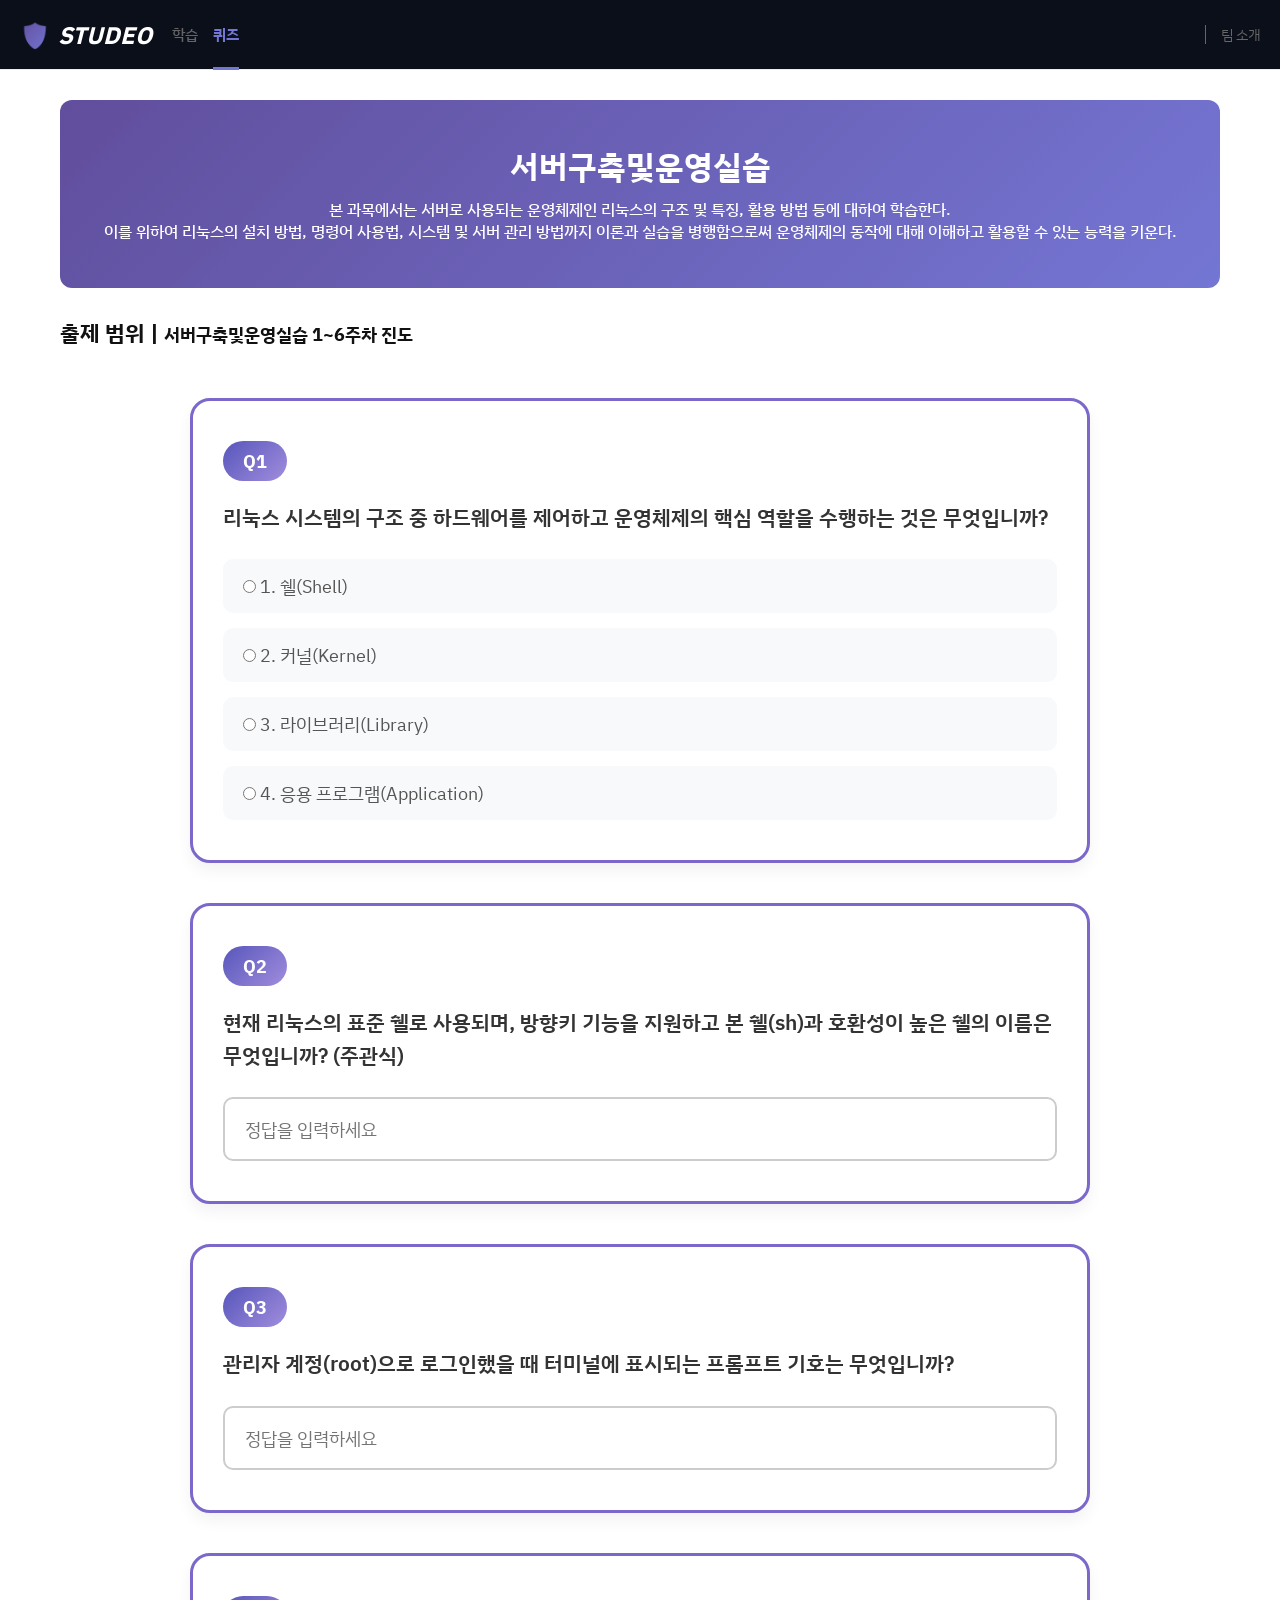
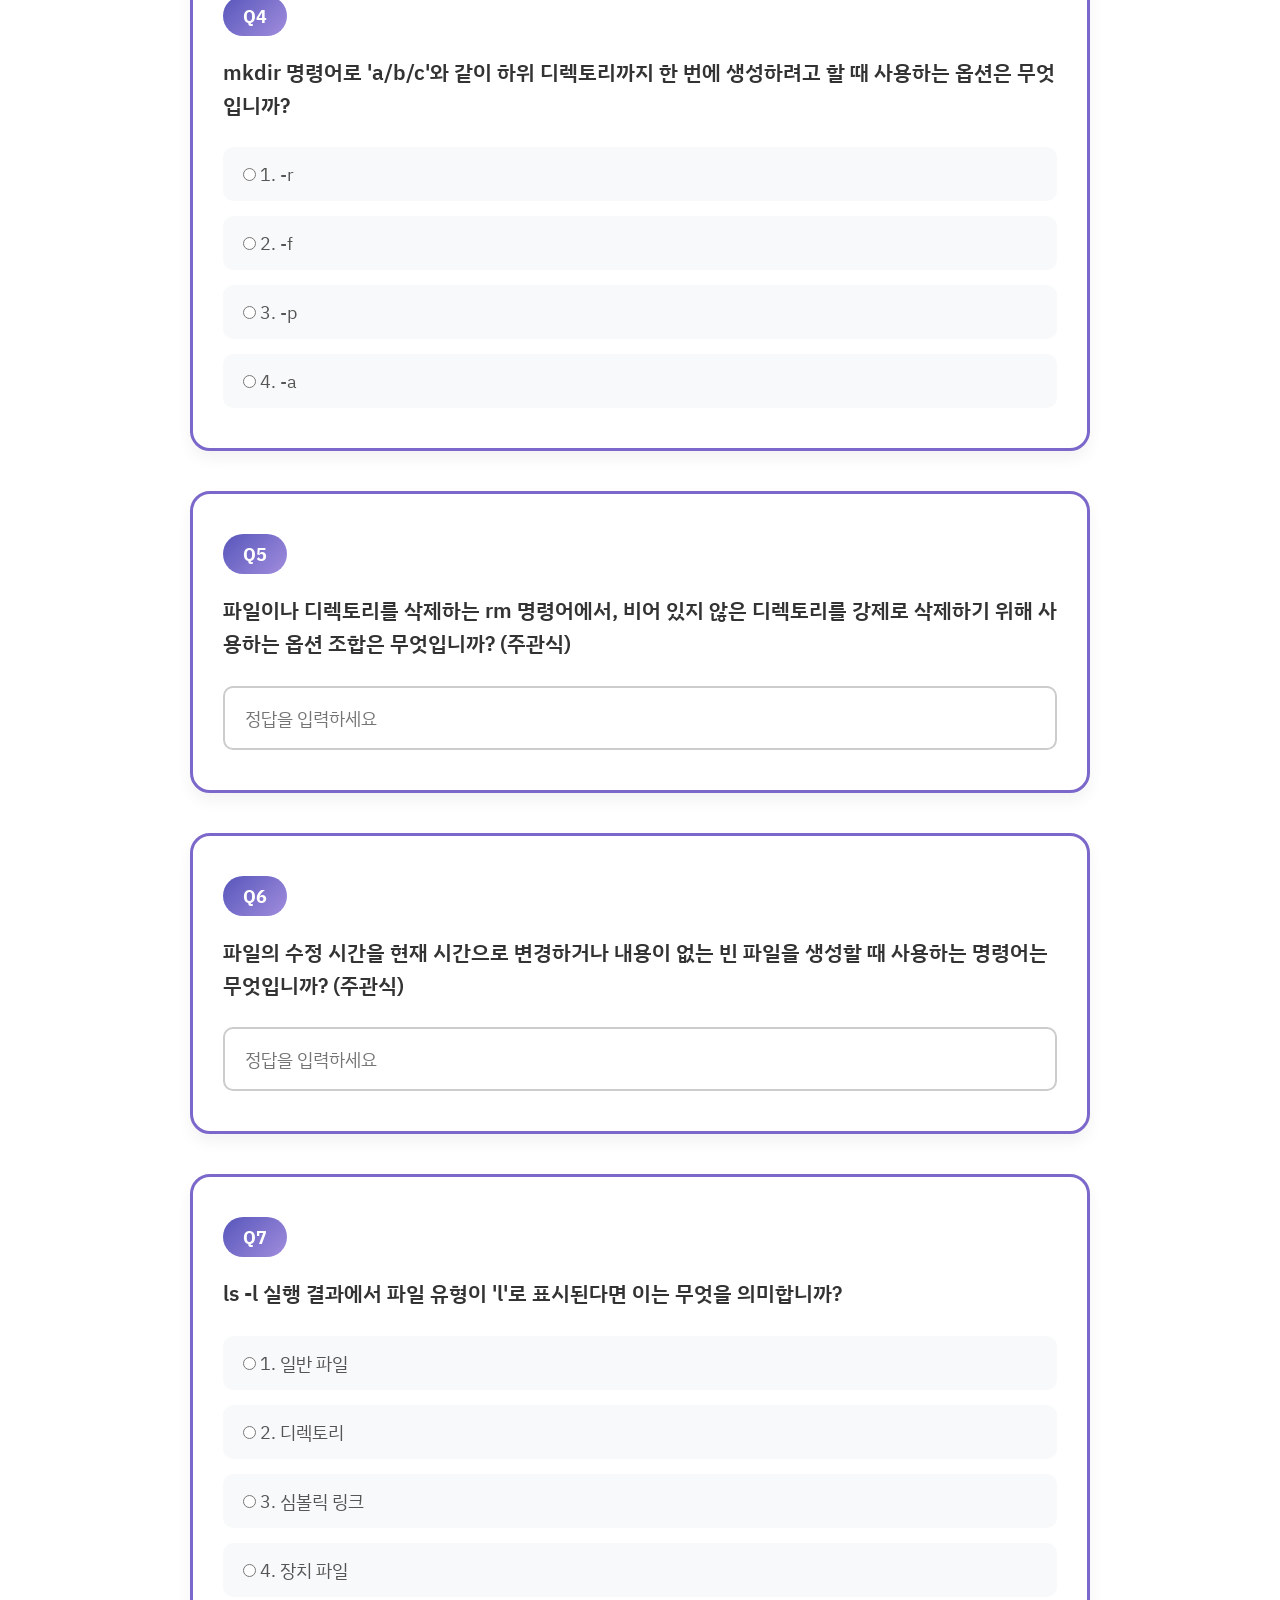
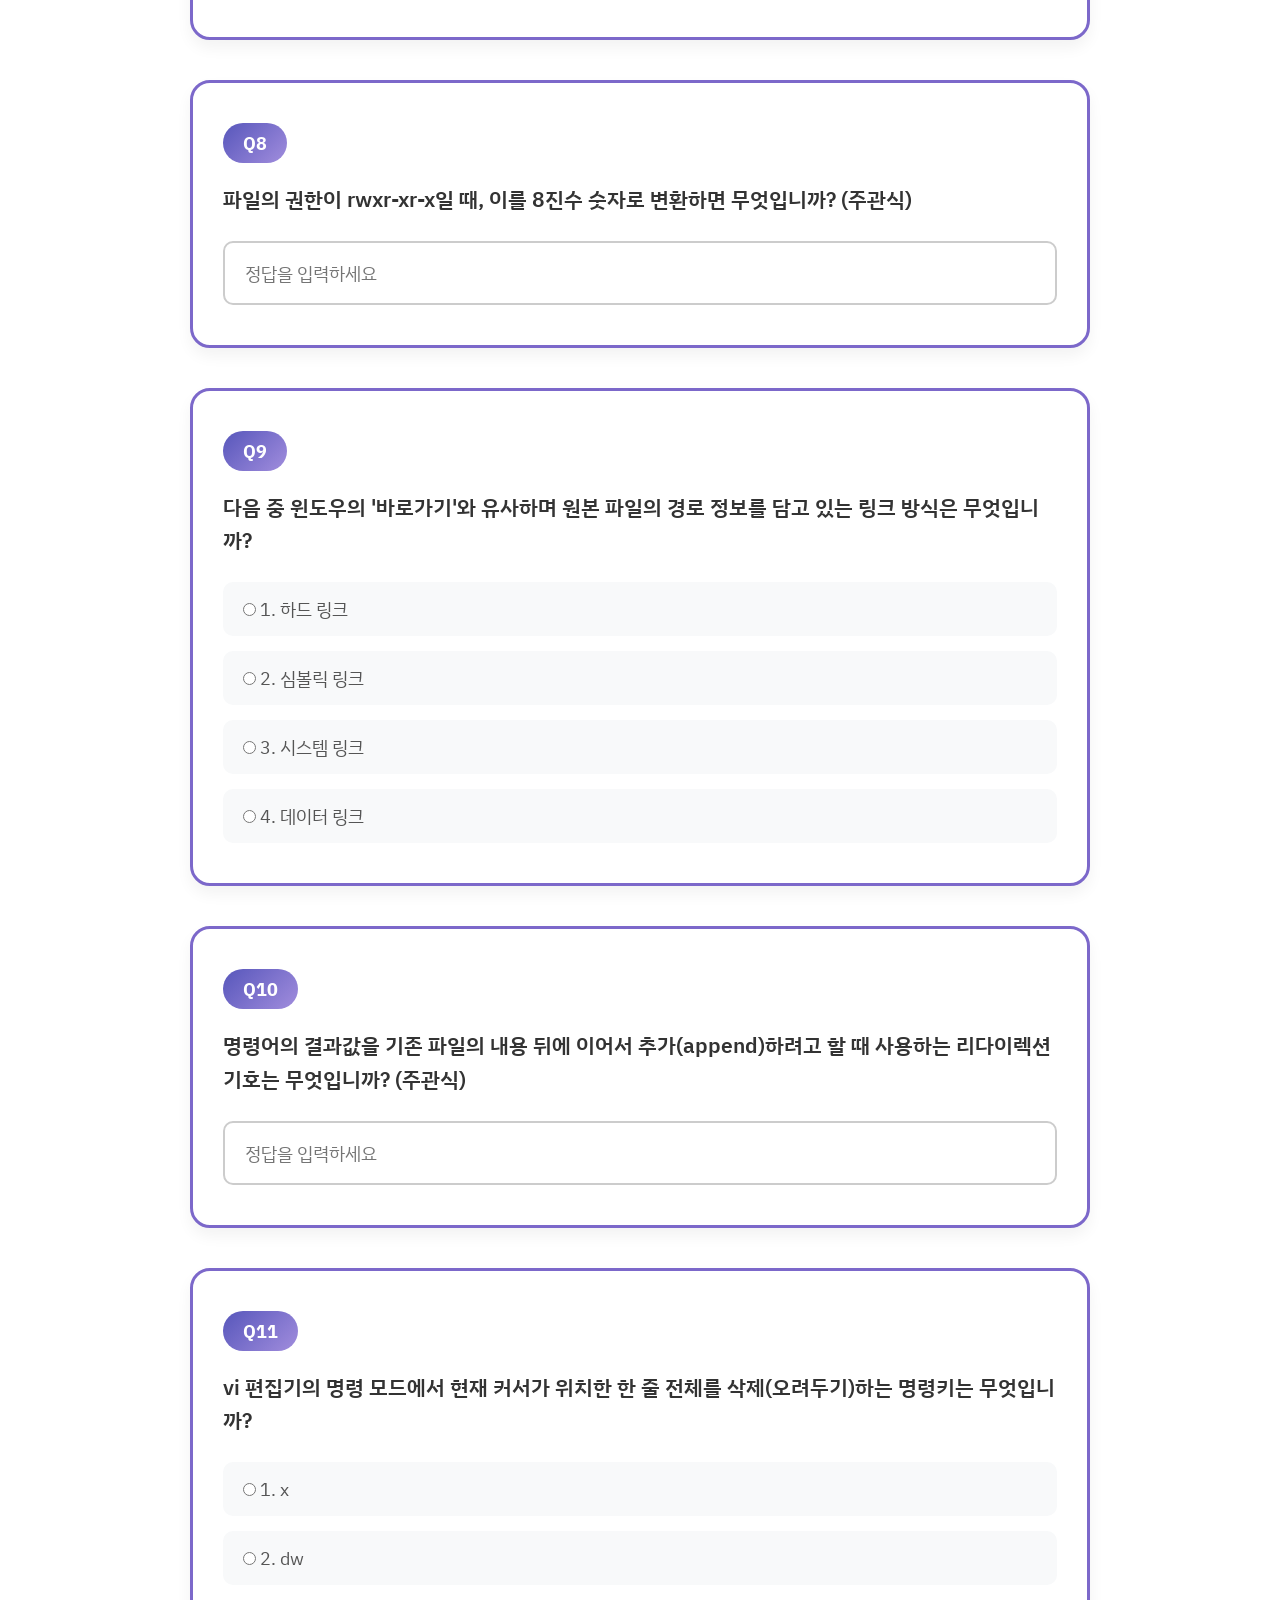
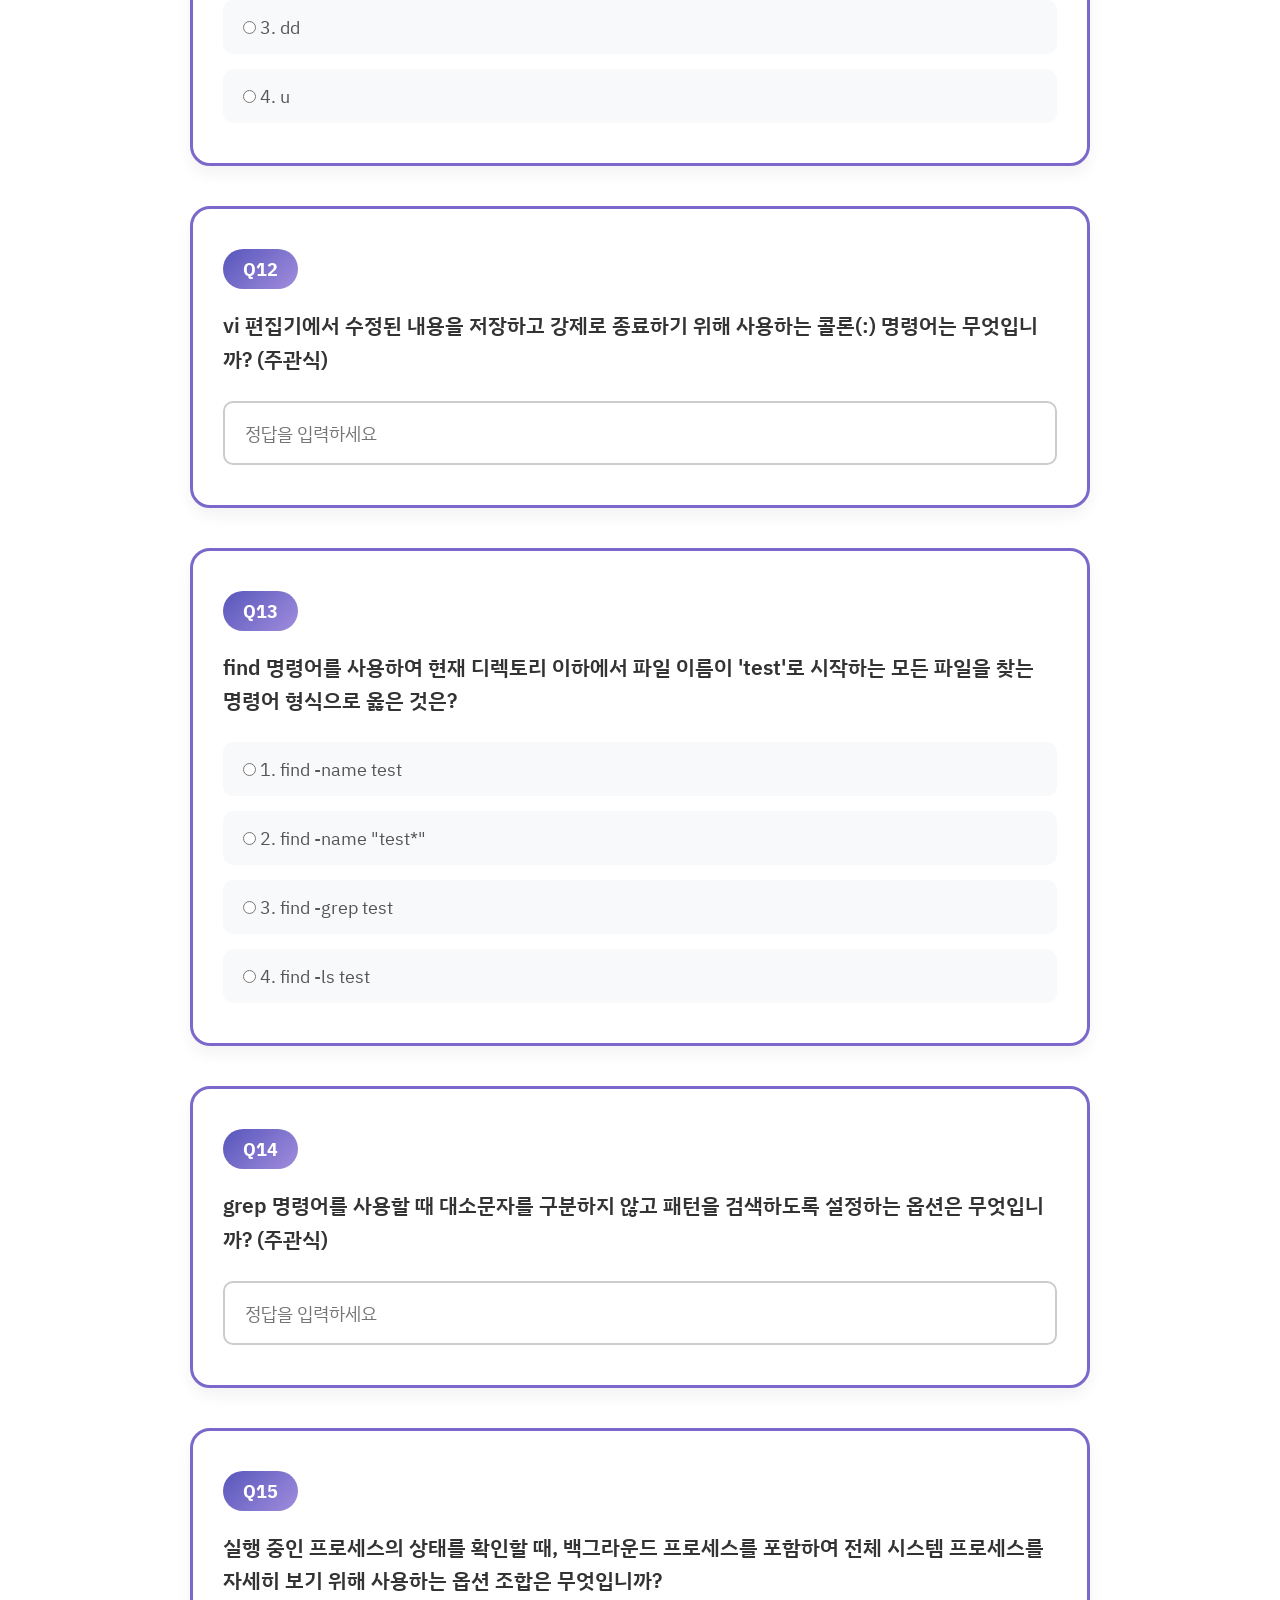
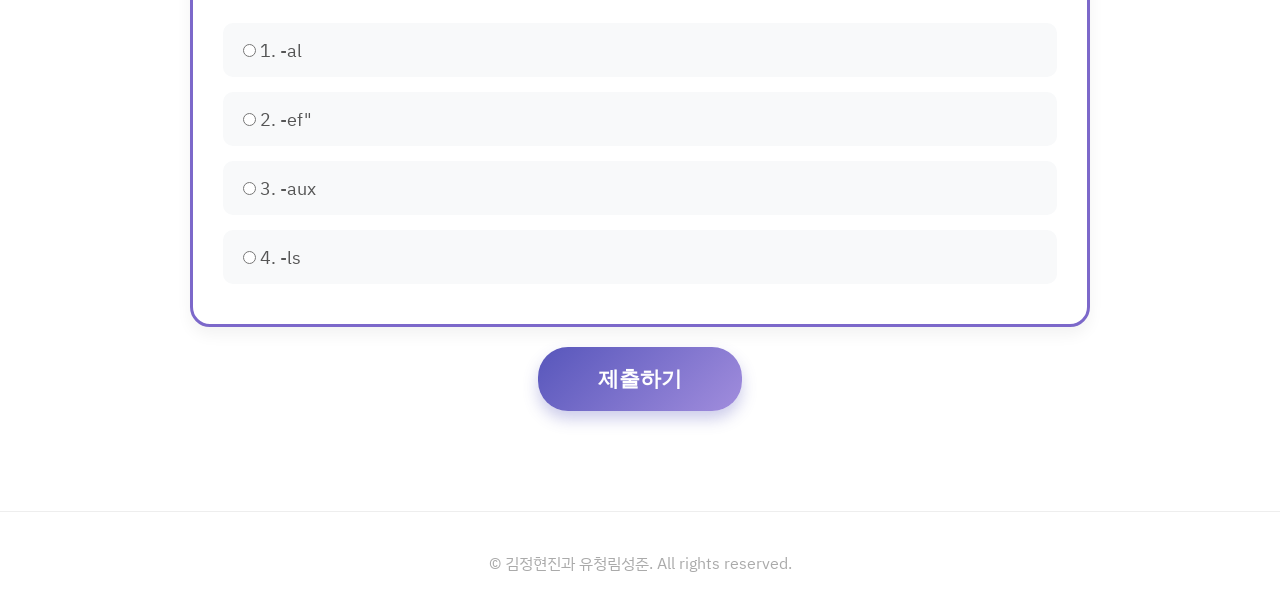
<file: src/pages/quiz/server.html>
<!doctype html>
<html lang="ko">
  <head>
    <meta charset="UTF-8" />
    <meta name="viewport" content="width=device-width, initial-scale=1.0" />
    <title>STUDEO</title>
    <link rel="preconnect" href="https://fonts.googleapis.com" />
    <link rel="preconnect" href="https://fonts.gstatic.com" crossorigin />
    <link
      href="https://fonts.googleapis.com/css2?family=IBM+Plex+Sans+KR&display=swap"
      rel="stylesheet"
    />
    <link rel="stylesheet" href="../../style/style.css" />
    <link rel="stylesheet" href="../../style/banner.css" />
    <link rel="stylesheet" href="../../style/card.css" />
    <link rel="stylesheet" href="../../style/question.css" />
  </head>
  <body>
    <header>
      <div class="header-left">
        <a href="../../index.html" class="logo">
          <span
            style="
              background: linear-gradient(135deg, #614e9c, #7476d4);
              -webkit-background-clip: text;
              -webkit-text-fill-color: transparent;
            "
            >🛡️</span
          ><span style="font-style: italic">STUDEO</span>
        </a>
        <ul class="nav-links">
          <li><a href="../learn.html">학습</a></li>
          <li class="active"><a href="./quizzes.html">퀴즈</a></li>
        </ul>
      </div>
      <div class="header-right">
        <a href="../team.html" class="team-link">팀 소개</a>
      </div>
    </header>

    <div class="container">
      <div class="banner" id="main-banner">
        <div class="banner-text" id="main-banner-text">
          <h1>서버구축및운영실습</h1>
          <h3>
            본 과목에서는 서버로 사용되는 운영체제인 리눅스의 구조 및 특징, 활용
            방법 등에 대하여 학습한다.<br />
            이를 위하여 리눅스의 설치 방법, 명령어 사용법, 시스템 및 서버 관리
            방법까지 이론과 실습을 병행함으로써 운영체제의 동작에 대해 이해하고
            활용할 수 있는 능력을 키운다.
          </h3>
        </div>
      </div>

      <div class="tabs">
        <span
          >출제 범위 |
          <span style="font-size: smaller">
            서버구축및운영실습 1~6주차 진도
          </span></span
        >
      </div>
    </div>

    <div class="question_list">
      <div class="question_box">
        <div class="q_num">Q1</div>
        <p class="q_text">
          리눅스 시스템의 구조 중 하드웨어를 제어하고 운영체제의 핵심 역할을
          수행하는 것은 무엇입니까?
        </p>
        <div class="q_choices">
          <label
            ><input type="radio" name="serq1" value="1" /> 1. 쉘(Shell)</label
          >
          <label
            ><input type="radio" name="serq1" value="2" /> 2.
            커널(Kernel)</label
          >
          <label
            ><input type="radio" name="serq1" value="3" /> 3.
            라이브러리(Library)</label
          >
          <label
            ><input type="radio" name="serq1" value="4" /> 4. 응용
            프로그램(Application)</label
          >
        </div>
      </div>

      <div class="question_box">
        <div class="q_num">Q2</div>
        <p class="q_text">
          현재 리눅스의 표준 쉘로 사용되며, 방향키 기능을 지원하고 본 쉘(sh)과
          호환성이 높은 쉘의 이름은 무엇입니까? (주관식)
        </p>
        <div class="q_answer">
          <input type="text" id="serq2" placeholder="정답을 입력하세요" />
        </div>
      </div>

      <div class="question_box">
        <div class="q_num">Q3</div>
        <p class="q_text">
          관리자 계정(root)으로 로그인했을 때 터미널에 표시되는 프롬프트 기호는
          무엇입니까?
        </p>
        <div class="q_answer">
          <input type="text" id="serq3" placeholder="정답을 입력하세요" />
        </div>
      </div>

      <div class="question_box">
        <div class="q_num">Q4</div>
        <p class="q_text">
          mkdir 명령어로 'a/b/c'와 같이 하위 디렉토리까지 한 번에 생성하려고 할
          때 사용하는 옵션은 무엇입니까?
        </p>
        <div class="q_choices">
          <label><input type="radio" name="serq4" value="1" /> 1. -r</label>
          <label><input type="radio" name="serq4" value="2" /> 2. -f</label>
          <label><input type="radio" name="serq4" value="3" /> 3. -p</label>
          <label><input type="radio" name="serq4" value="4" /> 4. -a</label>
        </div>
      </div>

      <div class="question_box">
        <div class="q_num">Q5</div>
        <p class="q_text">
          파일이나 디렉토리를 삭제하는 rm 명령어에서, 비어 있지 않은 디렉토리를
          강제로 삭제하기 위해 사용하는 옵션 조합은 무엇입니까? (주관식)
        </p>
        <div class="q_answer">
          <input type="text" id="serq5" placeholder="정답을 입력하세요" />
        </div>
      </div>

      <div class="question_box">
        <div class="q_num">Q6</div>
        <p class="q_text">
          파일의 수정 시간을 현재 시간으로 변경하거나 내용이 없는 빈 파일을
          생성할 때 사용하는 명령어는 무엇입니까? (주관식)
        </p>
        <div class="q_answer">
          <input type="text" id="serq6" placeholder="정답을 입력하세요" />
        </div>
      </div>

      <div class="question_box">
        <div class="q_num">Q7</div>
        <p class="q_text">
          ls -l 실행 결과에서 파일 유형이 'l'로 표시된다면 이는 무엇을
          의미합니까?
        </p>
        <div class="q_choices">
          <label
            ><input type="radio" name="serq7" value="1" /> 1. 일반 파일</label
          >
          <label
            ><input type="radio" name="serq7" value="2" /> 2. 디렉토리</label
          >
          <label
            ><input type="radio" name="serq7" value="3" /> 3. 심볼릭 링크</label
          >
          <label
            ><input type="radio" name="serq7" value="4" /> 4. 장치 파일</label
          >
        </div>
      </div>

      <div class="question_box">
        <div class="q_num">Q8</div>
        <p class="q_text">
          파일의 권한이 rwxr-xr-x일 때, 이를 8진수 숫자로 변환하면 무엇입니까?
          (주관식)
        </p>
        <div class="q_answer">
          <input type="text" id="serq8" placeholder="정답을 입력하세요" />
        </div>
      </div>

      <div class="question_box">
        <div class="q_num">Q9</div>
        <p class="q_text">
          다음 중 윈도우의 '바로가기'와 유사하며 원본 파일의 경로 정보를 담고
          있는 링크 방식은 무엇입니까?
        </p>
        <div class="q_choices">
          <label
            ><input type="radio" name="serq9" value="1" /> 1. 하드 링크</label
          >
          <label
            ><input type="radio" name="serq9" value="2" /> 2. 심볼릭 링크</label
          >
          <label
            ><input type="radio" name="serq9" value="3" /> 3. 시스템 링크</label
          >
          <label
            ><input type="radio" name="serq9" value="4" /> 4. 데이터 링크</label
          >
        </div>
      </div>

      <div class="question_box">
        <div class="q_num">Q10</div>
        <p class="q_text">
          명령어의 결과값을 기존 파일의 내용 뒤에 이어서 추가(append)하려고 할
          때 사용하는 리다이렉션 기호는 무엇입니까? (주관식)
        </p>
        <div class="q_answer">
          <input type="text" id="serq10" placeholder="정답을 입력하세요" />
        </div>
      </div>

      <div class="question_box">
        <div class="q_num">Q11</div>
        <p class="q_text">
          vi 편집기의 명령 모드에서 현재 커서가 위치한 한 줄 전체를
          삭제(오려두기)하는 명령키는 무엇입니까?
        </p>
        <div class="q_choices">
          <label><input type="radio" name="serq11" value="1" /> 1. x</label>
          <label><input type="radio" name="serq11" value="2" /> 2. dw</label>
          <label><input type="radio" name="serq11" value="3" /> 3. dd</label>
          <label><input type="radio" name="serq11" value="4" /> 4. u</label>
        </div>
      </div>

      <div class="question_box">
        <div class="q_num">Q12</div>
        <p class="q_text">
          vi 편집기에서 수정된 내용을 저장하고 강제로 종료하기 위해 사용하는
          콜론(:) 명령어는 무엇입니까? (주관식)
        </p>
        <div class="q_answer">
          <input type="text" id="serq12" placeholder="정답을 입력하세요" />
        </div>
      </div>

      <div class="question_box">
        <div class="q_num">Q13</div>
        <p class="q_text">
          find 명령어를 사용하여 현재 디렉토리 이하에서 파일 이름이 'test'로
          시작하는 모든 파일을 찾는 명령어 형식으로 옳은 것은?
        </p>
        <div class="q_choices">
          <label
            ><input type="radio" name="serq13" value="1" /> 1. find -name
            test</label
          >
          <label
            ><input type="radio" name="serq13" value="2" /> 2. find -name
            "test*"</label
          >
          <label
            ><input type="radio" name="serq13" value="3" /> 3. find -grep
            test</label
          >
          <label
            ><input type="radio" name="serq13" value="4" /> 4. find -ls
            test</label
          >
        </div>
      </div>

      <div class="question_box">
        <div class="q_num">Q14</div>
        <p class="q_text">
          grep 명령어를 사용할 때 대소문자를 구분하지 않고 패턴을 검색하도록
          설정하는 옵션은 무엇입니까? (주관식)
        </p>
        <div class="q_answer">
          <input type="text" id="serq14" placeholder="정답을 입력하세요" />
        </div>
      </div>

      <div class="question_box">
        <div class="q_num">Q15</div>
        <p class="q_text">
          실행 중인 프로세스의 상태를 확인할 때, 백그라운드 프로세스를 포함하여
          전체 시스템 프로세스를 자세히 보기 위해 사용하는 옵션 조합은
          무엇입니까?
        </p>
        <div class="q_choices">
          <label><input type="radio" name="serq15" value="1" /> 1. -al</label>
          <label><input type="radio" name="serq15" value="2" /> 2. -ef"</label>
          <label><input type="radio" name="serq15" value="3" /> 3. -aux</label>
          <label><input type="radio" name="serq15" value="4" /> 4. -ls</label>
        </div>
      </div>
    </div>
    <div class="submit_box">
      <button type="button" class="btn_submit">제출하기</button>
    </div>
    <footer>© 김정현진과 유청림성준. All rights reserved.</footer>
  </body>
</html>
</file>
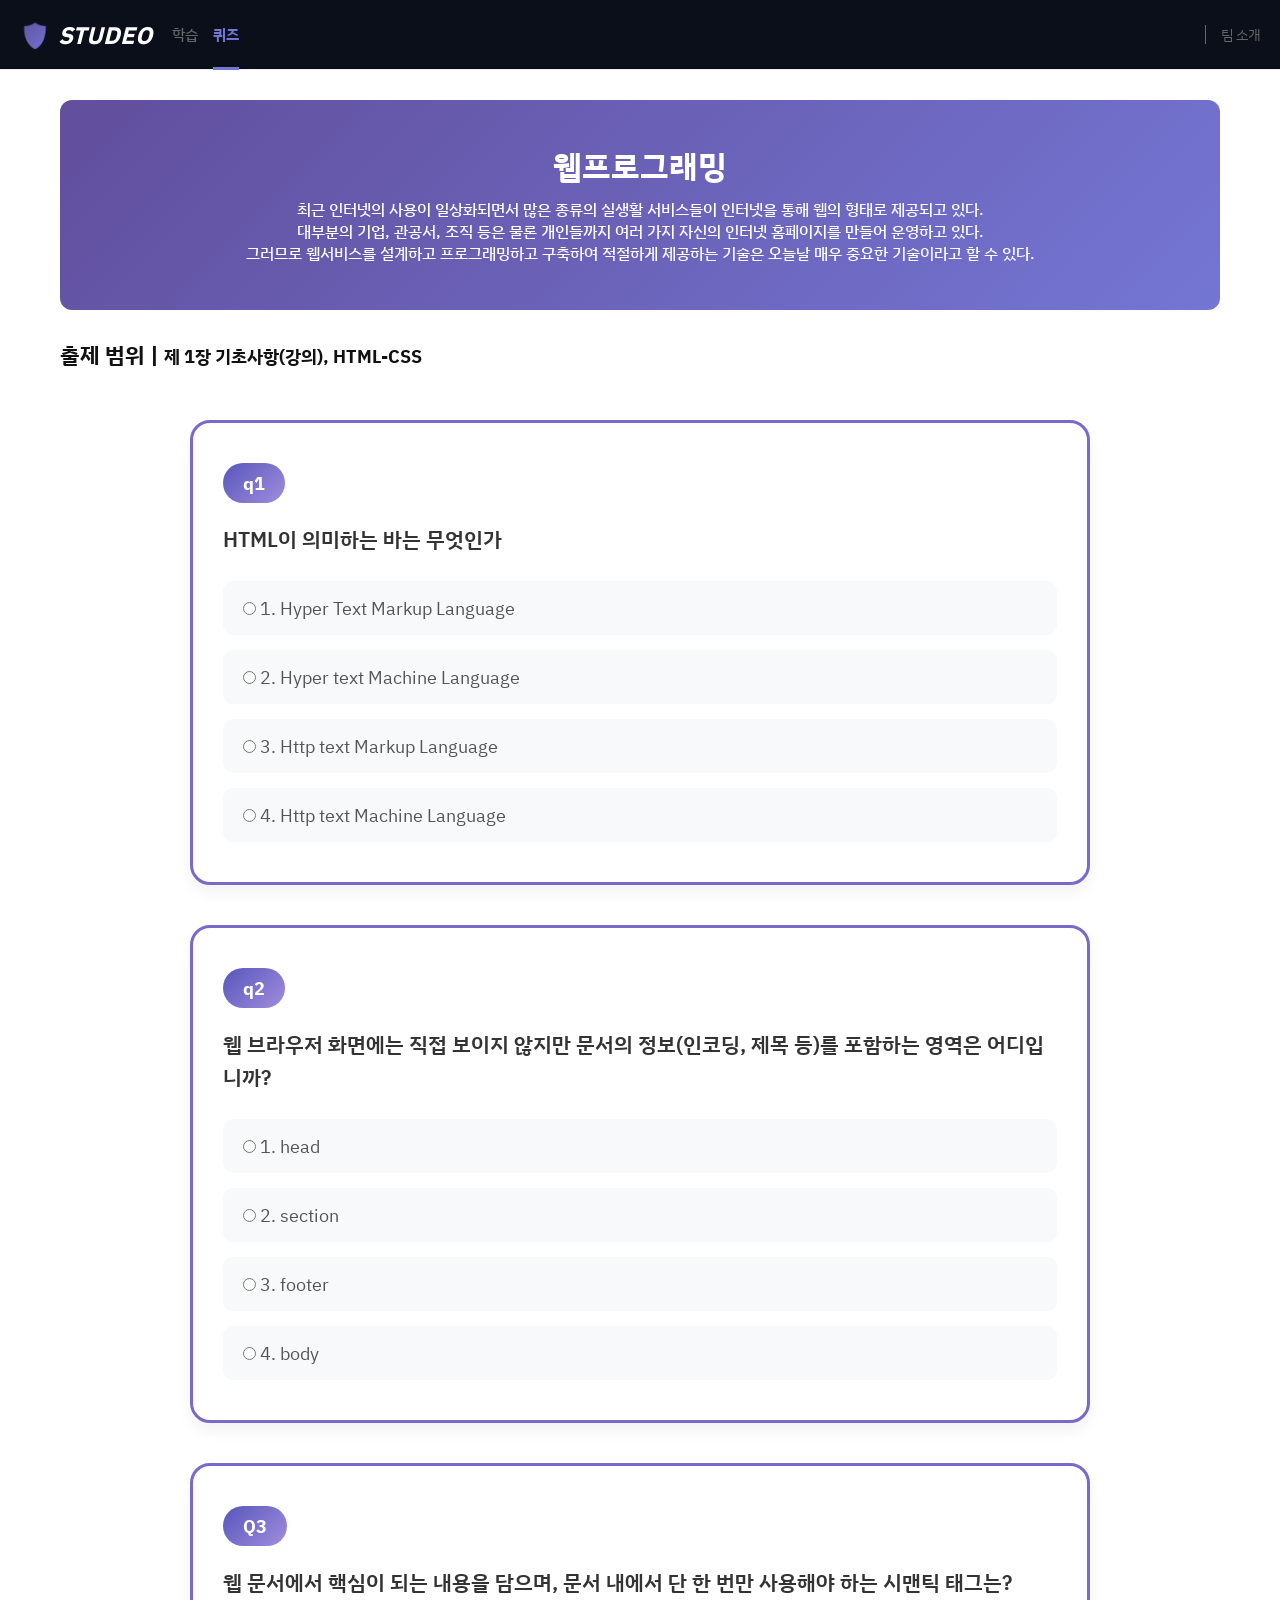
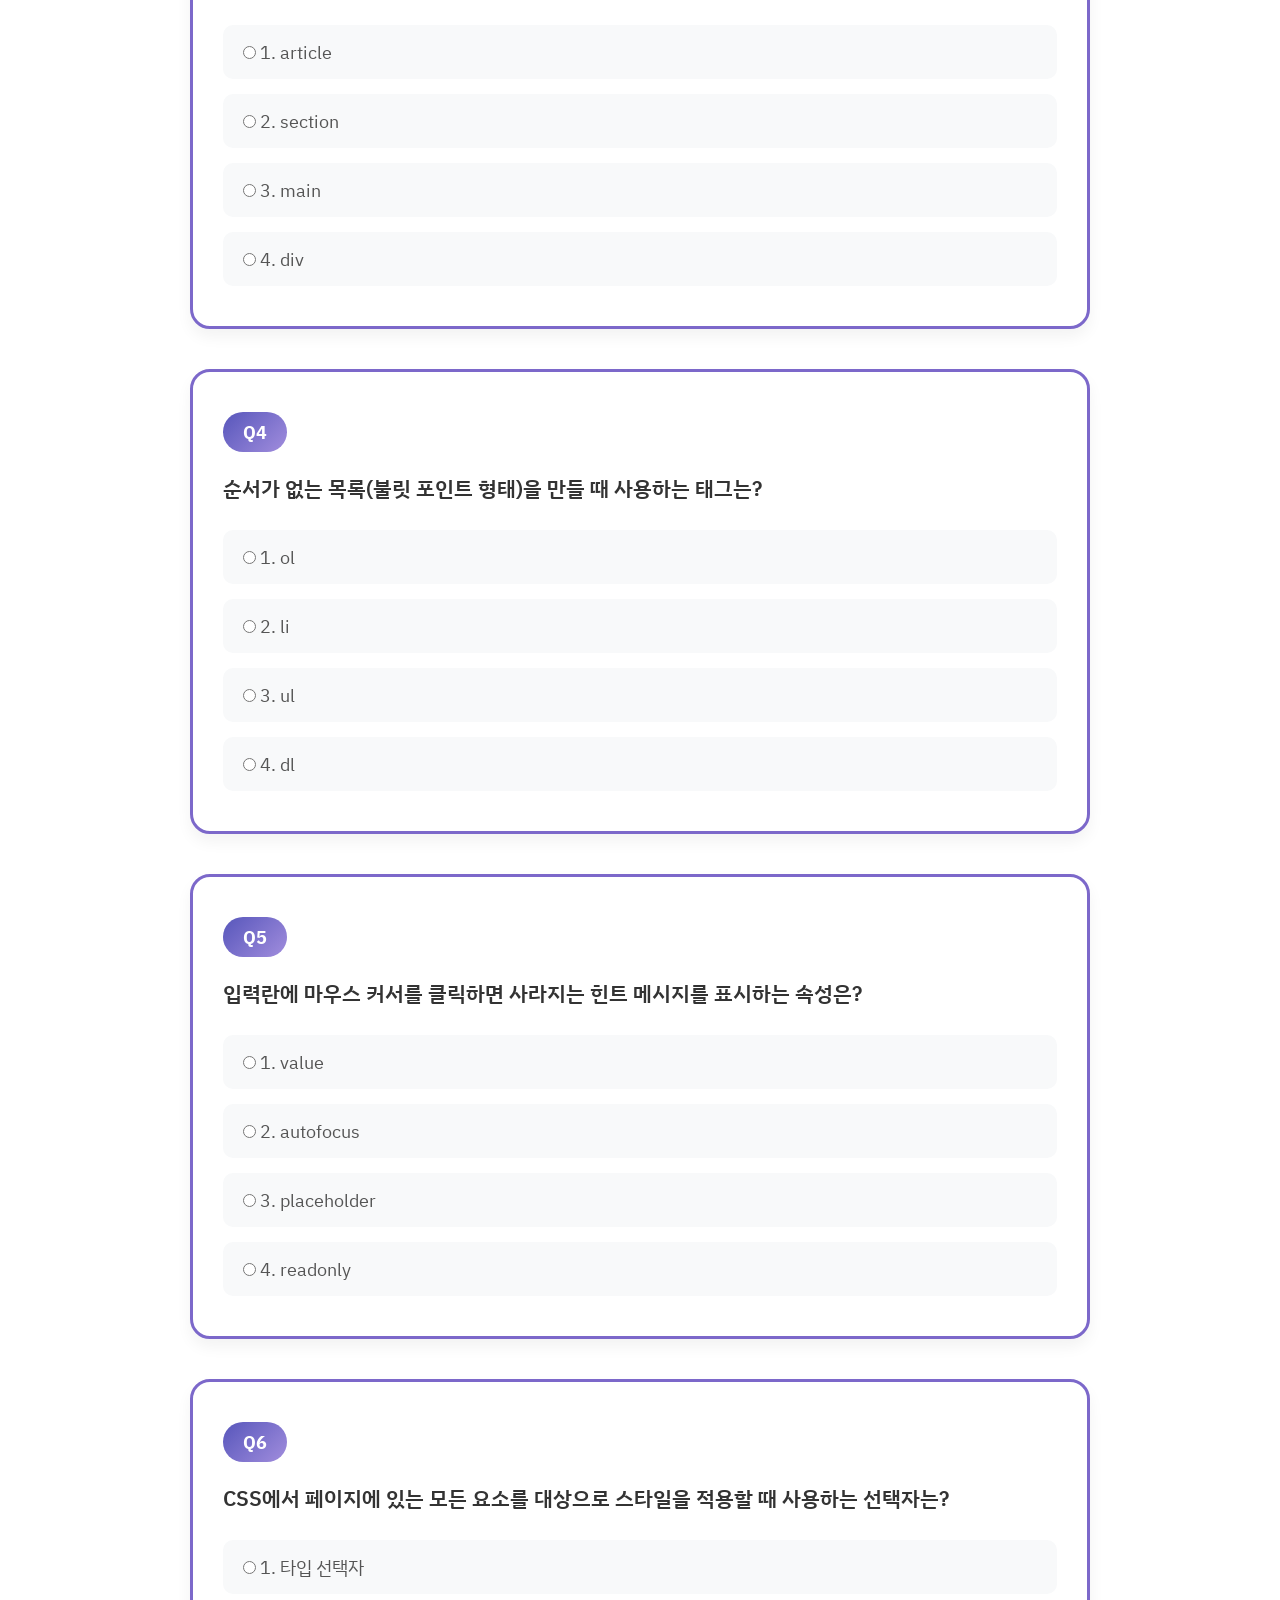
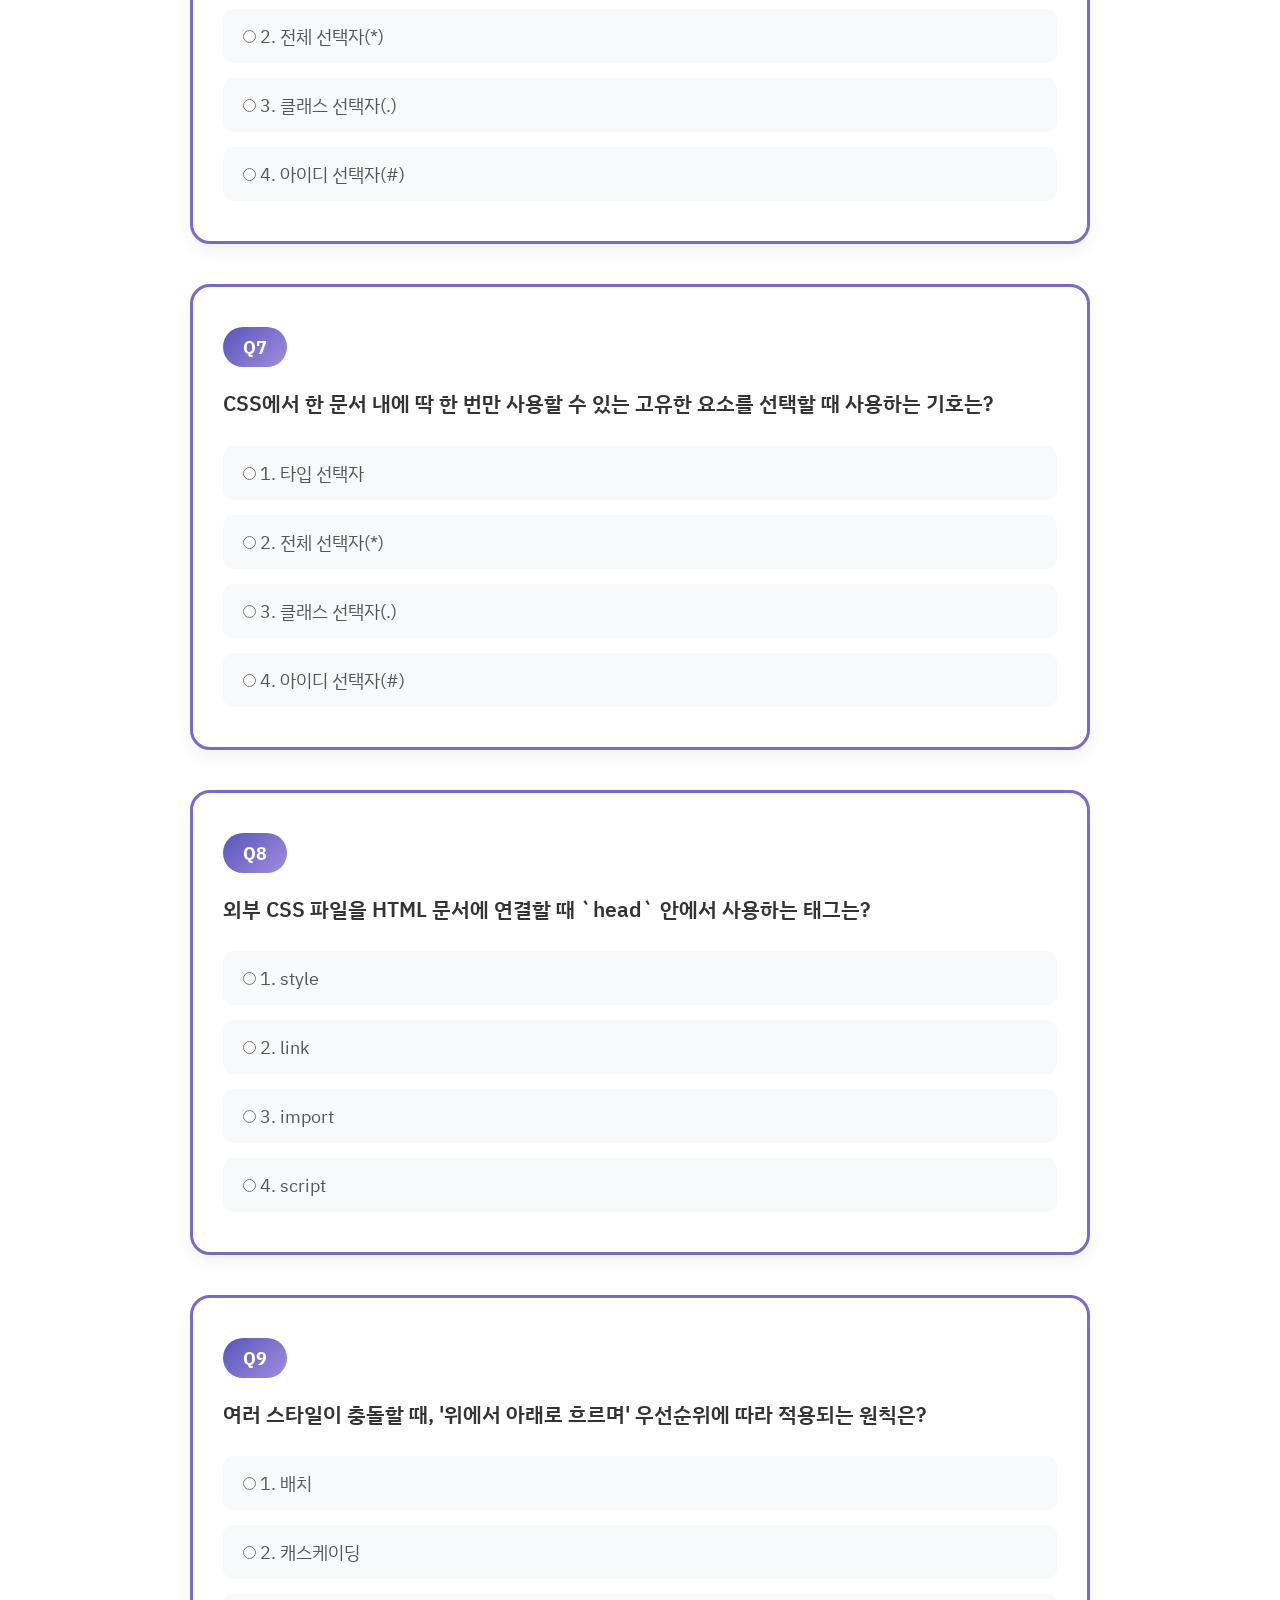
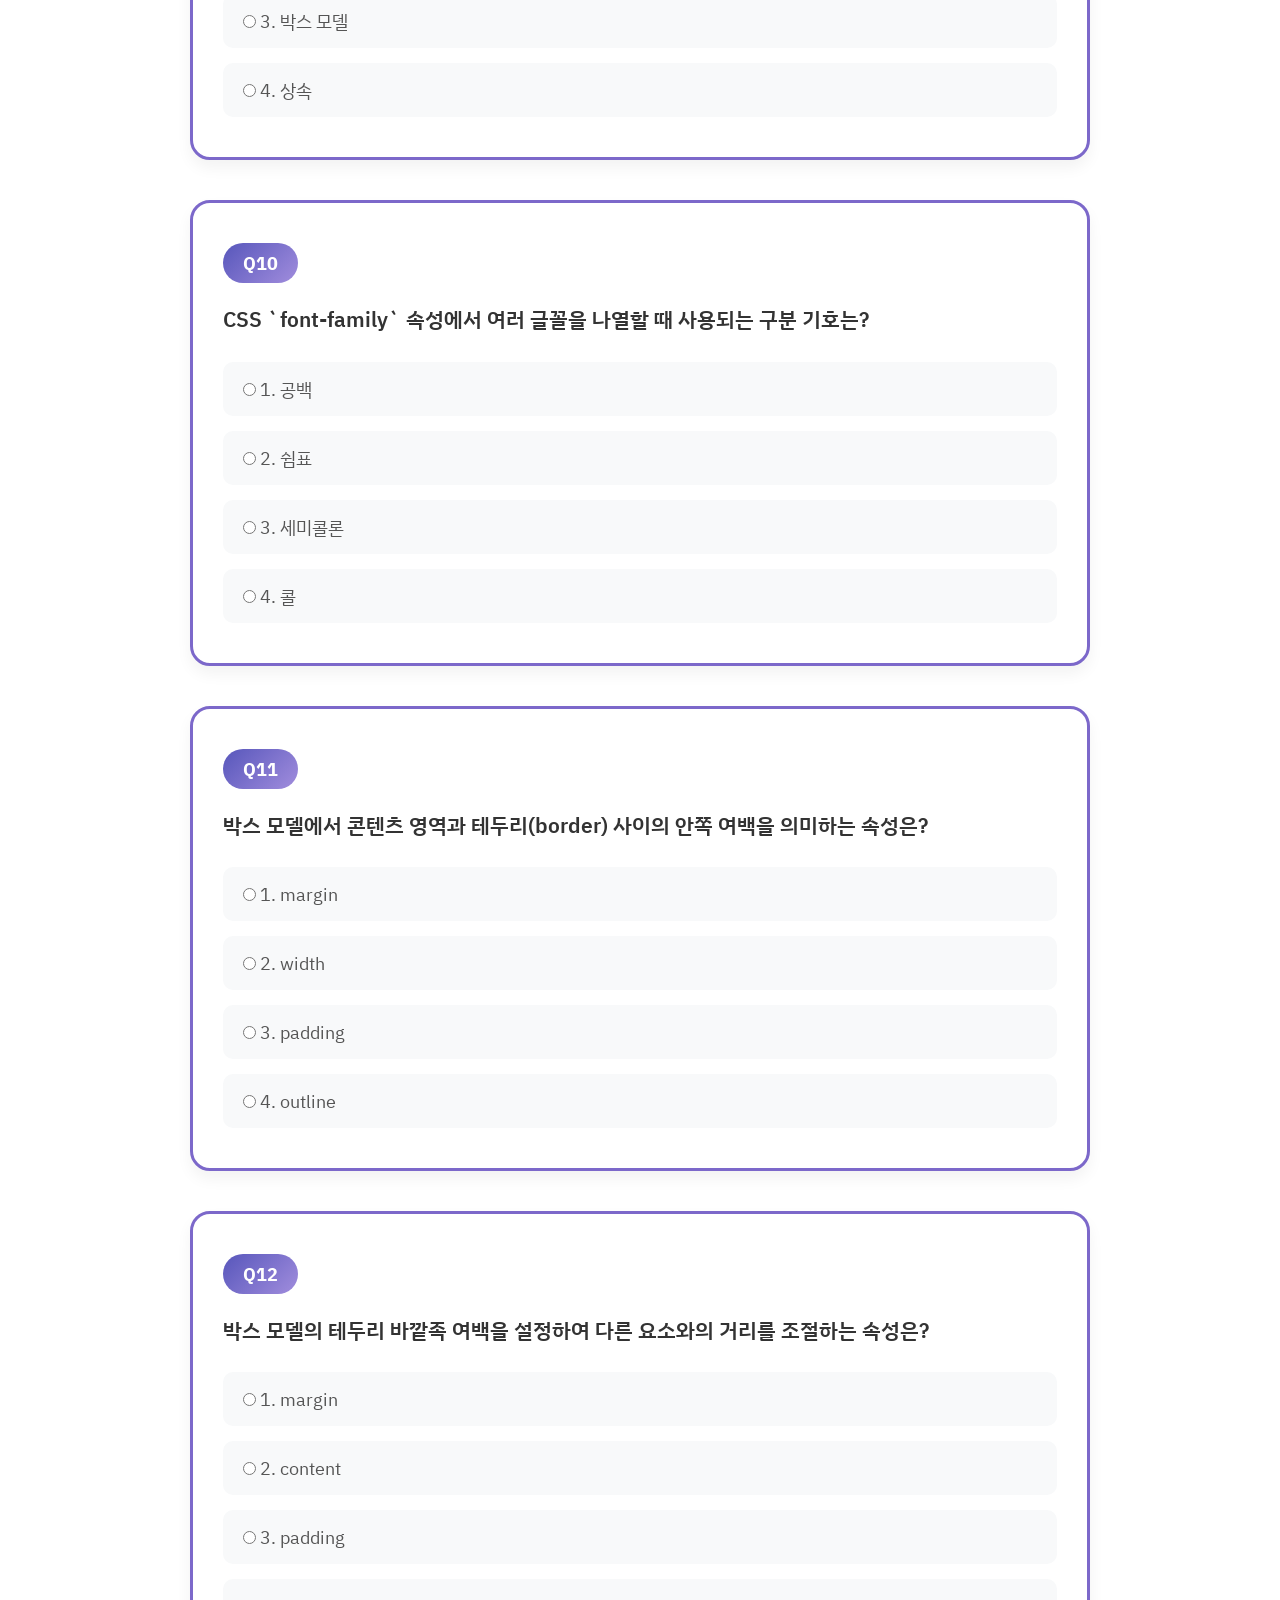
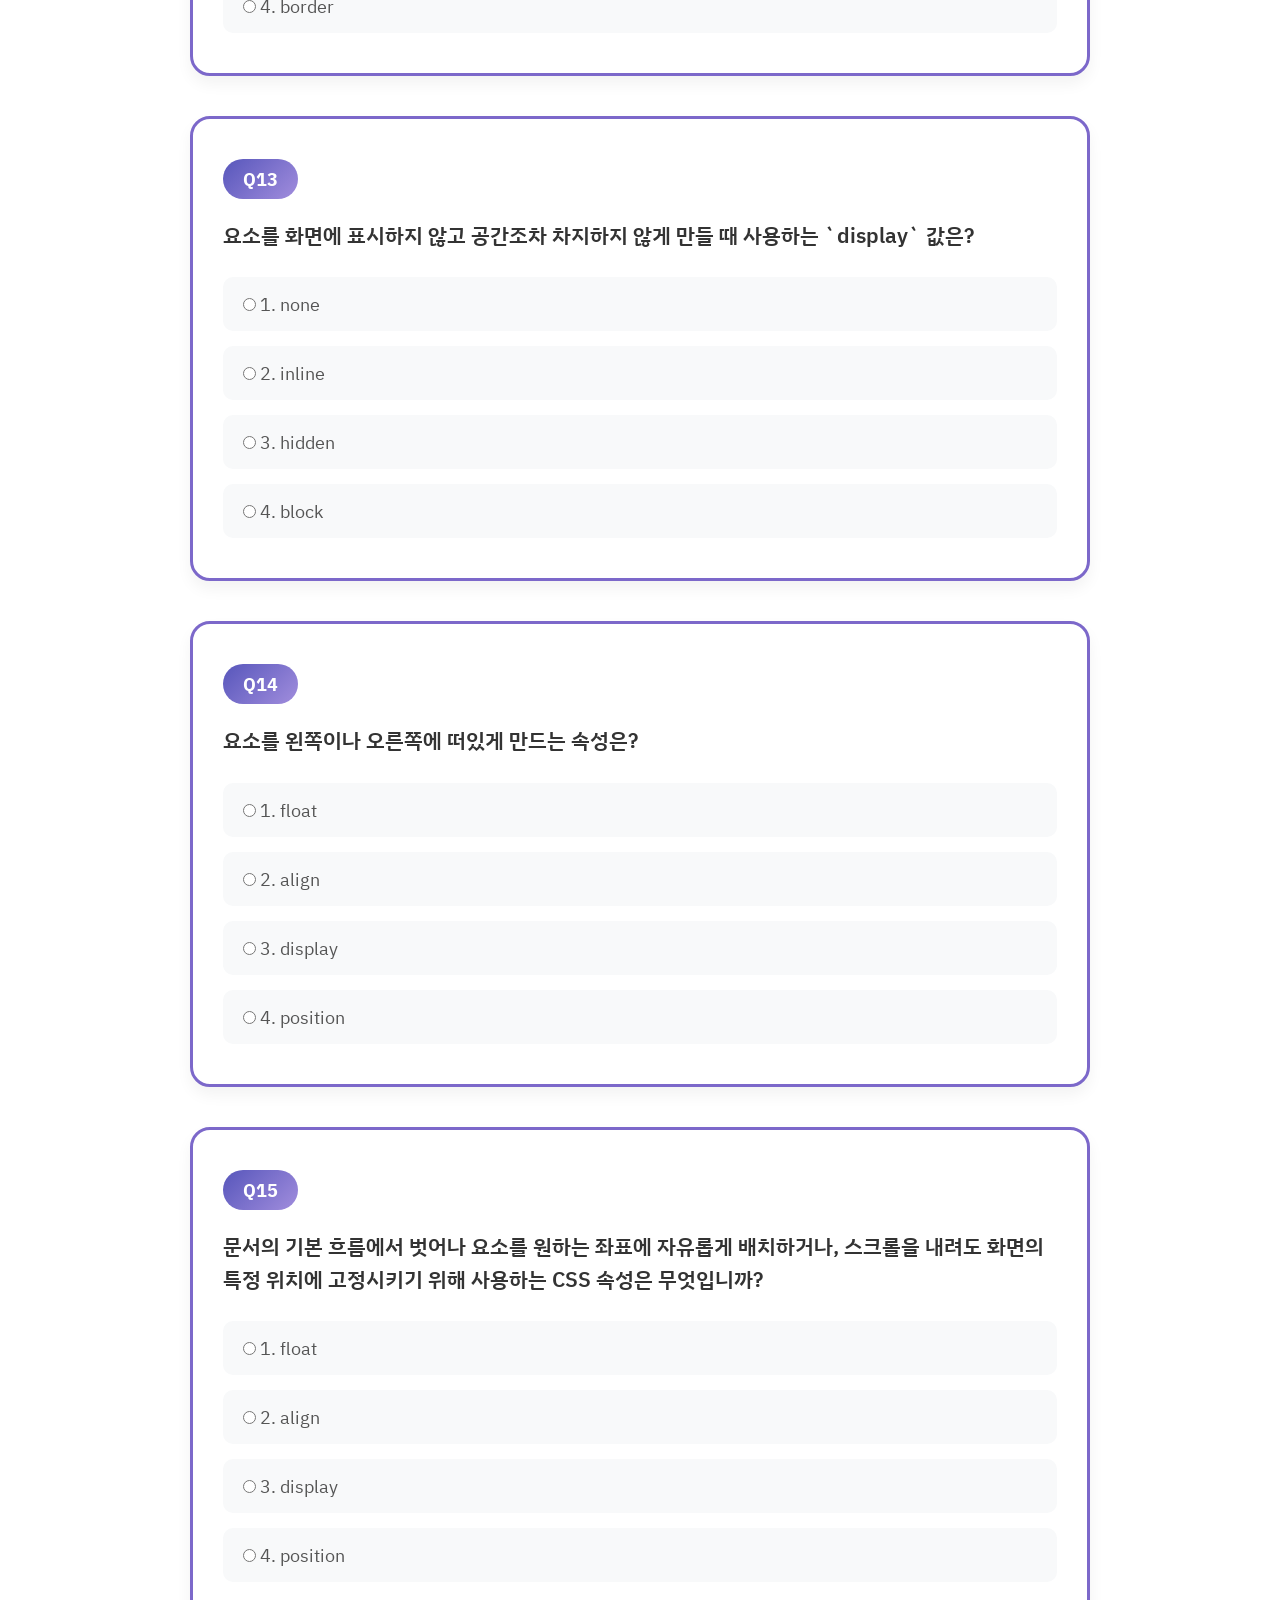
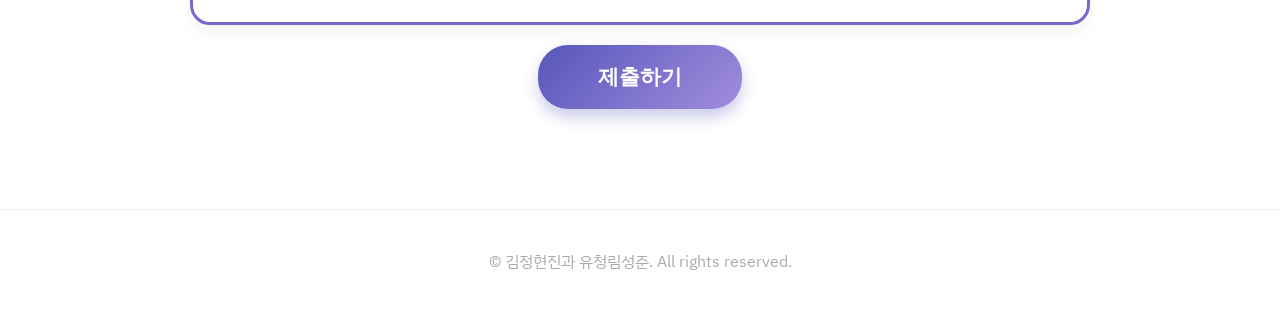
<file: src/pages/quiz/web.html>
<!doctype html>
<html lang="ko">
  <head>
    <meta charset="UTF-8" />
    <meta name="viewport" content="width=device-width, initial-scale=1.0" />
    <title>STUDEO</title>
    <link rel="preconnect" href="https://fonts.googleapis.com" />
    <link rel="preconnect" href="https://fonts.gstatic.com" crossorigin />
    <link
      href="https://fonts.googleapis.com/css2?family=IBM+Plex+Sans+KR&display=swap"
      rel="stylesheet"
    />
    <link rel="stylesheet" href="../../style/style.css" />
    <link rel="stylesheet" href="../../style/banner.css" />
    <link rel="stylesheet" href="../../style/card.css" />
    <link rel="stylesheet" href="../../style/question.css" />
  </head>
  <body>
    <header>
      <div class="header-left">
        <a href="../../index.html" class="logo">
          <span
            style="
              background: linear-gradient(135deg, #614e9c, #7476d4);
              -webkit-background-clip: text;
              -webkit-text-fill-color: transparent;
            "
            >🛡️</span
          ><span style="font-style: italic">STUDEO</span>
        </a>
        <ul class="nav-links">
          <li><a href="../learn.html">학습</a></li>
          <li class="active"><a href="./quizzes.html">퀴즈</a></li>
        </ul>
      </div>
      <div class="header-right">
        <a href="../team.html" class="team-link">팀 소개</a>
      </div>
    </header>

    <div class="container">
      <div class="banner" id="main-banner">
        <div class="banner-text" id="main-banner-text">
          <h1>웹프로그래밍</h1>
          <h3>
            최근 인터넷의 사용이 일상화되면서 많은 종류의 실생활 서비스들이
            인터넷을 통해 웹의 형태로 제공되고 있다.<br />
            대부분의 기업, 관공서, 조직 등은 물론 개인들까지 여러 가지 자신의
            인터넷 홈페이지를 만들어 운영하고 있다.<br />
            그러므로 웹서비스를 설계하고 프로그래밍하고 구축하여 적절하게
            제공하는 기술은 오늘날 매우 중요한 기술이라고 할 수 있다.
          </h3>
        </div>
      </div>

      <div class="tabs">
        <span
          >출제 범위 |
          <span style="font-size: smaller">
            제 1장 기초사항(강의), HTML-CSS
          </span></span
        >
      </div>
    </div>

    <div class="question_list">
      <div class="question_box">
        <div class="q_num">q1</div>
        <p class="q_text">HTML이 의미하는 바는 무엇인가</p>
        <div class="q_choices">
          <label
            ><input type="radio" name="wq1" value="1" /> 1. Hyper Text Markup
            Language</label
          >
          <label
            ><input type="radio" name="wq1" value="2" /> 2. Hyper text Machine
            Language</label
          >
          <label
            ><input type="radio" name="wq1" value="3" /> 3. Http text Markup
            Language</label
          >
          <label
            ><input type="radio" name="wq1" value="4" /> 4. Http text Machine
            Language</label
          >
        </div>
      </div>

      <div class="question_box">
        <div class="q_num">q2</div>
        <p class="q_text">
          웹 브라우저 화면에는 직접 보이지 않지만 문서의 정보(인코딩, 제목 등)를
          포함하는 영역은 어디입니까?
        </p>
        <div class="q_choices">
          <label><input type="radio" name="wq2" value="1" /> 1. head</label>
          <label><input type="radio" name="wq2" value="2" /> 2. section</label>
          <label><input type="radio" name="wq2" value="3" /> 3. footer</label>
          <label><input type="radio" name="wq2" value="4" /> 4. body</label>
        </div>
      </div>

      <div class="question_box">
        <div class="q_num">Q3</div>
        <p class="q_text">
          웹 문서에서 핵심이 되는 내용을 담으며, 문서 내에서 단 한 번만 사용해야
          하는 시맨틱 태그는?
        </p>
        <div class="q_choices">
          <label><input type="radio" name="wq3" value="1" /> 1. article</label>
          <label><input type="radio" name="wq3" value="2" /> 2. section</label>
          <label><input type="radio" name="wq3" value="3" /> 3. main</label>
          <label><input type="radio" name="wq3" value="4" /> 4. div</label>
        </div>
      </div>

      <div class="question_box">
        <div class="q_num">Q4</div>
        <p class="q_text">
          순서가 없는 목록(불릿 포인트 형태)을 만들 때 사용하는 태그는?
        </p>
        <div class="q_choices">
          <label><input type="radio" name="wq4" value="1" /> 1. ol</label>
          <label><input type="radio" name="wq4" value="2" /> 2. li</label>
          <label><input type="radio" name="wq4" value="3" /> 3. ul</label>
          <label><input type="radio" name="wq4" value="4" /> 4. dl</label>
        </div>
      </div>

      <div class="question_box">
        <div class="q_num">Q5</div>
        <p class="q_text">
          입력란에 마우스 커서를 클릭하면 사라지는 힌트 메시지를 표시하는
          속성은?
        </p>
        <div class="q_choices">
          <label><input type="radio" name="wq5" value="1" /> 1. value</label>
          <label
            ><input type="radio" name="wq5" value="2" /> 2. autofocus</label
          >
          <label
            ><input type="radio" name="wq5" value="3" /> 3. placeholder</label
          >
          <label><input type="radio" name="wq5" value="4" /> 4. readonly</label>
        </div>
      </div>

      <div class="question_box">
        <div class="q_num">Q6</div>
        <p class="q_text">
          CSS에서 페이지에 있는 모든 요소를 대상으로 스타일을 적용할 때 사용하는
          선택자는?
        </p>
        <div class="q_choices">
          <label
            ><input type="radio" name="wq6" value="1" /> 1. 타입 선택자</label
          >
          <label
            ><input type="radio" name="wq6" value="2" /> 2. 전체
            선택자(*)</label
          >
          <label
            ><input type="radio" name="wq6" value="3" /> 3. 클래스
            선택자(.)</label
          >
          <label
            ><input type="radio" name="wq6" value="4" /> 4. 아이디
            선택자(#)</label
          >
        </div>
      </div>

      <div class="question_box">
        <div class="q_num">Q7</div>
        <p class="q_text">
          CSS에서 한 문서 내에 딱 한 번만 사용할 수 있는 고유한 요소를 선택할 때
          사용하는 기호는?
        </p>
        <div class="q_choices">
          <label
            ><input type="radio" name="wq7" value="1" /> 1. 타입 선택자</label
          >
          <label
            ><input type="radio" name="wq7" value="2" /> 2. 전체
            선택자(*)</label
          >
          <label
            ><input type="radio" name="wq7" value="3" /> 3. 클래스
            선택자(.)</label
          >
          <label
            ><input type="radio" name="wq7" value="4" /> 4. 아이디
            선택자(#)</label
          >
        </div>
      </div>

      <div class="question_box">
        <div class="q_num">Q8</div>
        <p class="q_text">
          외부 CSS 파일을 HTML 문서에 연결할 때 `head` 안에서 사용하는 태그는?
        </p>
        <div class="q_choices">
          <label><input type="radio" name="wq8" value="1" /> 1. style</label>
          <label><input type="radio" name="wq8" value="2" /> 2. link</label>
          <label><input type="radio" name="wq8" value="3" /> 3. import</label>
          <label><input type="radio" name="wq8" value="4" /> 4. script</label>
        </div>
      </div>

      <div class="question_box">
        <div class="q_num">Q9</div>
        <p class="q_text">
          여러 스타일이 충돌할 때, '위에서 아래로 흐르며' 우선순위에 따라
          적용되는 원칙은?
        </p>

        <div class="q_choices">
          <label><input type="radio" name="wq9" value="1" /> 1. 배치</label>
          <label
            ><input type="radio" name="wq9" value="2" /> 2. 캐스케이딩</label
          >
          <label
            ><input type="radio" name="wq9" value="3" /> 3. 박스 모델</label
          >
          <label><input type="radio" name="wq9" value="4" /> 4. 상속</label>
        </div>
      </div>

      <div class="question_box">
        <div class="q_num">Q10</div>
        <p class="q_text">
          CSS `font-family` 속성에서 여러 글꼴을 나열할 때 사용되는 구분 기호는?
        </p>

        <div class="q_choices">
          <label><input type="radio" name="wq10" value="1" /> 1. 공백</label>
          <label><input type="radio" name="wq10" value="2" /> 2. 쉼표</label>
          <label
            ><input type="radio" name="wq10" value="3" /> 3. 세미콜론</label
          >
          <label><input type="radio" name="wq10" value="4" /> 4. 콜</label>
        </div>
      </div>

      <div class="question_box">
        <div class="q_num">Q11</div>
        <p class="q_text">
          박스 모델에서 콘텐츠 영역과 테두리(border) 사이의 안쪽 여백을 의미하는
          속성은?
        </p>

        <div class="q_choices">
          <label><input type="radio" name="wq11" value="1" /> 1. margin</label>
          <label><input type="radio" name="wq11" value="2" /> 2. width</label>
          <label><input type="radio" name="wq11" value="3" /> 3. padding</label>
          <label><input type="radio" name="wq11" value="4" /> 4. outline</label>
        </div>
      </div>

      <div class="question_box">
        <div class="q_num">Q12</div>
        <p class="q_text">
          박스 모델의 테두리 바깥족 여백을 설정하여 다른 요소와의 거리를
          조절하는 속성은?
        </p>
        <div class="q_choices">
          <label><input type="radio" name="wq12" value="1" /> 1. margin</label>
          <label><input type="radio" name="wq12" value="2" /> 2. content</label>
          <label><input type="radio" name="wq12" value="3" /> 3. padding</label>
          <label><input type="radio" name="wq12" value="4" /> 4. border</label>
        </div>
      </div>

      <div class="question_box">
        <div class="q_num">Q13</div>
        <p class="q_text">
          요소를 화면에 표시하지 않고 공간조차 차지하지 않게 만들 때 사용하는
          `display` 값은?
        </p>
        <div class="q_choices">
          <label><input type="radio" name="wq13" value="1" /> 1. none</label>
          <label><input type="radio" name="wq13" value="2" /> 2. inline</label>
          <label><input type="radio" name="wq13" value="3" /> 3. hidden</label>
          <label><input type="radio" name="wq13" value="4" /> 4. block</label>
        </div>
      </div>

      <div class="question_box">
        <div class="q_num">Q14</div>
        <p class="q_text">요소를 왼쪽이나 오른쪽에 떠있게 만드는 속성은?</p>
        <div class="q_choices">
          <label><input type="radio" name="wq14" value="1" /> 1. float</label>
          <label><input type="radio" name="wq14" value="2" /> 2. align</label>
          <label><input type="radio" name="wq14" value="3" /> 3. display</label>
          <label
            ><input type="radio" name="wq14" value="4" /> 4. position</label
          >
        </div>
      </div>

      <div class="question_box">
        <div class="q_num">Q15</div>
        <p class="q_text">
          문서의 기본 흐름에서 벗어나 요소를 원하는 좌표에 자유롭게 배치하거나,
          스크롤을 내려도 화면의 특정 위치에 고정시키기 위해 사용하는 CSS 속성은
          무엇입니까?
        </p>
        <div class="q_choices">
          <label><input type="radio" name="wq15" value="1" /> 1. float</label>
          <label><input type="radio" name="wq15" value="2" /> 2. align</label>
          <label><input type="radio" name="wq15" value="3" /> 3. display</label>
          <label
            ><input type="radio" name="wq15" value="4" /> 4. position</label
          >
        </div>
      </div>
    </div>
    <div class="submit_box">
      <button type="button" class="btn_submit">제출하기</button>
    </div>
    <footer>© 김정현진과 유청림성준. All rights reserved.</footer>
  </body>
</html>
</file>
<file: src/style/style.css>
/* 기본 설정 */
* {
  margin: 0;
  padding: 0;
  box-sizing: border-box;
  font-family: 'IBM Plex Sans KR', sans-serif;
}

body {
  background-color: #ffffff;
  color: #333;
}
/* 
body.index-page {
  background: radial-gradient(circle 300px, #383e4f, #0b0f1a);
} */

a {
  text-decoration: none;
  color: inherit;
}
ul {
  list-style: none;
}

/* 컨테이너 */
.container {
  max-width: 1200px;
  margin: 0 auto;
  padding: 0 20px;
}

/* 헤더 */
header {
  display: flex;
  justify-content: space-between;
  align-items: center;
  height: 70px;
  background-color: #0b0f1a;
  padding: 0 20px;
}

header:not(.main-header) {
  border-bottom: 1px solid #eee;
}

.header-left,
.header-right {
  display: flex;
  align-items: center;
  gap: 20px;
}

.logo {
  font-size: 24px;
  font-weight: bold;
  color: #ffffff;
  display: flex;
  align-items: center;
  gap: 8px;
}

.nav-links {
  display: flex;
  gap: 15px;
  font-size: 15px;
  font-weight: 500;
  color: #666;
}

.nav-links li.active {
  color: #7476d4;
  font-weight: bold;
  position: relative;
}

.nav-links li.active::after {
  content: '';
  position: absolute;
  bottom: -25px;
  left: 0;
  width: 100%;
  height: 3px;
  background-color: #7476d4;
}

.team-link {
  font-size: 14px;
  color: #666;
  border-left: 1px solid #666;
  padding-left: 15px;
}

/* 탭 메뉴 */
.tabs {
  display: flex;
  gap: 20px;
  font-size: 22px;
  font-weight: bold;
  margin-bottom: 20px;
}

.tabs span {
  color: #111;
}

.tabs span.inactive {
  color: #bbb;
}

/* ----------- 검색창 ----------- */
.search-container {
  margin-bottom: 30px;
}

.search-input {
  width: 100%;
  padding: 15px 20px;
  border: 1px solid #eaeaea;
  border-radius: 8px;
  font-size: 15px;
  background-color: #fafafa;
}

/* ----------- 메인 레이아웃 ----------- */
.main-content {
  display: flex;
  gap: 40px;
  margin-bottom: 50px;
}

/* ----------- 사이드바 필터 ----------- */
.sidebar {
  width: 220px;
  flex-shrink: 0;
}

.filter-header {
  display: flex;
  justify-content: space-between;
  align-items: center;
  margin-bottom: 20px;
  font-weight: bold;
}

.filter-reset {
  font-size: 12px;
  color: #888;
  font-weight: normal;
}

.filter-group {
  margin-bottom: 25px;
}

.filter-group h4 {
  font-size: 14px;
  color: #555;
  margin-bottom: 12px;
}

.filter-item {
  display: flex;
  align-items: center;
  gap: 10px;
  margin-bottom: 10px;
  font-size: 14px;
  color: #666;
}

.filter-item input[type='checkbox'] {
  width: 16px;
  height: 16px;
  border: 1px solid #ccc;
  border-radius: 4px;
}

/* ----------- 카드 리스트 영역 ----------- */
.content-area {
  flex-grow: 1;
}

.content-header {
  display: flex;
  justify-content: space-between;
  align-items: center;
  margin-bottom: 20px;
}

.content-header h2 {
  font-size: 18px;
}

.content-header h2 span {
  color: #888;
  font-weight: normal;
}

.sort-select {
  padding: 6px 10px;
  border: 1px solid #eee;
  border-radius: 6px;
  font-size: 13px;
}

footer {
  margin-top: 80px;
  padding: 40px;
  border-top: 1px solid #eee;
  text-align: center;
  color: #aaa;
  /* max-height: 100px; */
}

/* ===== 모바일 대응 ===== */
@media (max-width: 768px) {
  .main-content {
    display: flex;
    flex-direction: column;
    gap: 20px;
  }

  .sidebar {
    width: 100%;
  }

  .content-area {
    width: 100%;
  }

  header {
    flex-direction: column;
    align-items: flex-start;
    height: auto;
    gap: 10px;
    padding: 10px 15px;
  }

  .header-left {
    width: 100%;
    justify-content: space-between;
  }

  .nav-links {
    width: 100%;
    justify-content: space-around;
    font-size: 14px;
  }

  .header-right {
    width: 100%;
    justify-content: flex-end;
  }

  .team-link {
    border: none;
    padding-left: 0;
  }
}
</file>
<file: src/style/banner.css>
/* 배너 섹션 */
.banner {
  background-color: #faf8f8;
  border-radius: 12px;
  padding: 40px;
  margin: 30px 0;
  display: flex;
  justify-content: space-between;
  align-items: center;
}
.banner-text h3 {
  font-size: 16px;
  color: #666;
  font-weight: 500;
  margin-bottom: 10px;
}
.banner-text h1 {
  font-size: 32px;
  font-weight: bold;
  line-height: 1.3;
}
.banner-text h1 span {
  color: #982532;
}
.banner-images {
  display: flex;
  align-items: center;
  justify-content: center;
}

#main-banner {
  background: linear-gradient(135deg, #614e9c, #7476d4);
  border: none;
  padding: 46px 0;
}

#main-banner-text {
  display: block; /* 블록 요소로 변경 */
  width: 100%; /* 너비를 꽉 채움 */
  text-align: center;
  color: #ffffff;
}

#main-banner-text h3 {
  margin: 10px 0;
  margin-bottom: 0;
  color: #ffffff;
  padding: 0 30px;
}

#main-btn-start {
  /* 배경 및 테두리 */
  background-color: #ffffff;
  color: #614e9c; /* 배너 시작색과 맞춘 보라색 글자 */
  border: none;
  border-radius: 25px; /* 둥근 버튼 모양 */

  /* 크기 및 여백 */
  padding: 12px 30px;
  font-size: 16px;
  font-weight: bold;

  /* 효과 */
  cursor: pointer;
  transition: all 0.3s ease; /* 부드러운 호버 효과 */
  box-shadow: 0 4px 15px rgba(0, 0, 0, 0.1); /* 미세한 그림자 */

  /* 위치 (중앙 정렬을 위해 필요시 추가) */
  margin-top: 20px;
  display: inline-block;
}

#main-btn-start:hover {
  background-color: #f0f0f0; /* 살짝 회색으로 변경 */
  transform: translateY(-2px); /* 살짝 위로 떠오르는 효과 */
  box-shadow: 0 6px 20px rgba(0, 0, 0, 0.15);
}

@media (max-width: 768px) {
  .banner {
    flex-direction: column;
    text-align: center;
    padding: 20px;
    gap: 15px;
  }

  .banner-text h1 {
    font-size: 22px;
  }

  .banner-text h3 {
    font-size: 14px;
  }

  .banner-images {
    width: 80px;
  }
}
</file>
<file: src/style/card.css>
/* 그리드 카드 */
.card-grid {
  display: grid;
  grid-template-columns: repeat(auto-fit, minmax(250px, 1fr));
  gap: 20px;
}
/* 카드를 링크 태그(a)로 변경했으므로 block 요소로 동작하게 수정 */
.card {
  display: block;
  border: 1px solid #fff;
  border-radius: 12px;
  overflow: hidden;
  cursor: pointer;
  transition:
    transform 0.2s ease,
    box-shadow 0.2s ease;
}
.card:hover {
  transform: translateY(-4px);
  box-shadow: 0 8px 16px rgb(0, 0, 0, 0.08);
  border: 1px solid #eee;
}
.card-image {
  height: 160px;
  background-color: #f0f0f0;
  padding: 20px;
  position: relative;
}
.card-image h3 {
  font-size: 22px;
  font-weight: bold;
  color: #333;
}
.bookmark-icon {
  position: absolute;
  top: 0;
  right: 20px;
  width: 20px;
  height: 30px;
}

.bg-pink {
  background-color: #fff0f5;
}
.bg-blue {
  background-color: #f0fbff;
}
.bg-green {
  background-color: #f0fff2;
}
.bg-orange {
  background-color: #fff8f0;
}
.bg-violet {
  background-color: #f5f0ff;
}
.bookmark-pink {
  background-color: #ff4785;
}
.bookmark-blue {
  background-color: #73c8e6;
}
.bookmark-green {
  background-color: #8dec7a;
}
.bookmark-orange {
  background-color: #ffb347;
}
.bookmark-violet {
  background-color: #b19cd9;
}

.card-info {
  padding: 15px 15px;
}
.card-title {
  font-size: 16px;
  font-weight: bold;
  margin-bottom: 10px;
  line-height: 1.4;
}
.card-tags {
  display: flex;
  gap: 6px;
  flex-wrap: wrap;
}
.tag {
  padding: 3px 8px;
  background-color: #f5f5f5;
  color: #666;
  font-size: 11px;
  border-radius: 4px;
  border: 1px solid #eee;
}
.tag-tier {
  color: #e83e8c;
  font-weight: bold;
}
.tag-choice {
  color: #fd7e14;
  font-weight: bold;
}
.tag-essential {
  color: #28a745;
  font-weight: bold;
}

/* 팀원 그리드 스타일 */
.coworker-grid {
  display: grid;
  grid-template-columns: repeat(4, 1fr);
  gap: 20px;
  justify-items: center;
  align-items: start;
}

.coworker {
  padding: 30px 80px;
  border: #eee 1px solid;
  border-radius: 12px;
  text-align: center;
}

.coworker:hover {
  transform: translateY(-4px);
  box-shadow: 0 8px 16px rgba(0, 0, 0, 0.08);
  border: #eee 1px solid;
}

.coworker-photo {
  width: 100px;
  height: 100px;
  /* border-radius: 50%; */
  object-fit: cover;
  margin-bottom: 10px;
}

.coworker-links {
  list-style: none;
  padding: 0;
  margin: 0;
}

.coworker-links li {
  margin: 5px 0;
}

.coworker-links a {
  text-decoration: none;
  color: #007bff;
  transition: color 0.2s;
}

.coworker-links a:hover {
  color: #0056b3;
}
</file>
<file: src/style/team.css>
/* ===========================
   팀 페이지 전용 컨테이너
=========================== */
.team-page .container {
  max-width: 1000px;
  margin: 0 auto;
  padding: 50px 40px;
  display: flex;
  flex-direction: column;
  align-items: center;
  gap: 30px;
}

/* ===========================
   캐러셀
=========================== */
.scene {
  width: 420px;
  height: 420px;
  display: flex;
  justify-content: center;
  align-items: center;
  perspective: 1200px;
}

.carousel {
  width: 300px;
  height: 300px;
  position: relative;
  transform-style: preserve-3d;
  animation: spin 30s linear infinite;
}

/* ✅ hover: 회전 느려짐 */
.carousel:hover {
  animation-duration: 30s;
}

/* 카드 배치 */
.profile {
  position: absolute;
  width: 280px;
  top: 50%;
  left: 50%;
  transition: opacity 0.3s ease;
}

.profile:nth-child(1) {
  transform: translate(-50%, -50%) rotateY(0deg) translateZ(380px);
}
.profile:nth-child(2) {
  transform: translate(-50%, -50%) rotateY(90deg) translateZ(380px);
}
.profile:nth-child(3) {
  transform: translate(-50%, -50%) rotateY(180deg) translateZ(380px);
}
.profile:nth-child(4) {
  transform: translate(-50%, -50%) rotateY(270deg) translateZ(380px);
}

/* ✅ hover: 다른 카드 흐리게 */
.carousel:hover .profile {
  opacity: 0.25;
}

.carousel:hover .profile:hover {
  opacity: 1;
}

/* 카드 UI */
.profile-inner {
  background: #fffaf7;
  padding: 26px;
  border-radius: 18px;
  text-align: center;
  box-shadow: 0 10px 26px rgba(0, 0, 0, 0.18);
  transition:
    transform 0.35s ease,
    box-shadow 0.35s ease;
}
.profile-inner a {
  word-break: break-word;
  color: #444;
  text-decoration: none;
}

.profile-inner a:hover {
  text-decoration: underline;
}

/* ✅ hover 확대 */
.profile:hover .profile-inner {
  transform: scale(1.08);
  box-shadow: 0 24px 46px rgba(0, 0, 0, 0.32);
}

.profile-img {
  width: 120px;
  height: 120px;
  border-radius: 50%;
}

.info {
  margin-top: 14px;
  font-size: 13px;
  line-height: 1.5;
  max-height: 0;
  opacity: 0;
  font-size: 12px;
  overflow: hidden;
  transition: all 0.3s ease;
}

.profile:hover .info {
  max-height: 200px;
  opacity: 1;
}
/* ===========================
   메인
=========================== */
.main {
  width: 100%;
  background: linear-gradient(180deg, #fffaf7, #fff3ea);
  padding: 24px 36px;
  border-radius: 20px;
  box-shadow: 0 16px 34px rgba(0, 0, 0, 0.14);
}

.main h3 {
  font-size: 24px;
}

@keyframes spin {
  from {
    transform: rotateY(0deg);
  }
  to {
    transform: rotateY(360deg);
  }
}
/* ===========================
   프로젝트 상세 소개
=========================== */
.project-detail p {
  margin-top: 10px;
  font-size: 15px;
  color: #444;
  line-height: 1.6;
}

.project-list {
  margin-top: 14px;
  padding-left: 18px;
}

.project-list li {
  margin-bottom: 8px;
  font-size: 14px;
}

.project-note {
  margin-top: 14px;
  font-size: 13px;
  color: #666;
}
</file>
<file: src/style/question.css>
* {
  box-sizing: border-box;
}

.main {
  max-width: 2000px;
  margin: 0 auto;
  padding: 20px;
}

.sub {
  margin-top: 40px;
  width: 100%;
  max-width: 1900px;
  padding: 20px;
  border-radius: 20px;
  background: linear-gradient(135deg, #5756bb, #a18ddd);
  text-align: center;
}

.quiz_in {
  display: flex;
  flex-wrap: wrap;
  justify-content: center;
  gap: 20px;
  margin-top: 40px;
  max-width: 1900px;
  margin-left: auto;
  margin-right: auto;
}

.quiz_card {
  width: calc(33.333% - 20px);
  min-width: 250px;
  padding: 60px 20px;
  background: linear-gradient(135deg, #5756bb, #a18ddd);
  border-radius: 20px;
  color: white;
  text-align: center;
  text-decoration: none;
  font-size: 1.2rem;
  font-weight: bold;
  box-sizing: border-box;
  transition:
    transform 0.2s,
    box-shadow 0.2s;
}
.quiz_card:hover {
  transform: translateY(-5px);
  box-shadow: 0 10px 20px rgba(0, 0, 0, 0.2);
}

@media (max-width: 900px) {
  .quiz_card {
    width: calc(50% - 20px);
  }
}

@media (max-width: 600px) {
  .quiz_in {
    padding: 10px;
  }

  .quiz_card {
    width: 100%;
    padding: 30px 20px;
    font-size: 1.1rem;
    border-radius: 15px;
  }
}

.question_list {
  display: flex;
  flex-direction: column;
  align-items: center;
  gap: 40px;
  margin-top: 50px;
  padding: 0 20px;
}

.question_box {
  width: 100%;
  max-width: 900px;
  padding: 40px 30px;
  background-color: white;
  border: 3px solid #7c68ca;
  border-radius: 20px;
  box-shadow: 0 8px 15px rgba(0, 0, 0, 0.05);
}

.q_num {
  display: inline-block;
  background: linear-gradient(135deg, #5756bb, #a18ddd);
  color: white;
  padding: 8px 20px;
  border-radius: 20px;
  font-size: 1.1rem;
  font-weight: bold;
  margin-bottom: 20px;
}

.q_text {
  font-size: 1.3rem;
  font-weight: 600;
  color: #333;
  margin-bottom: 25px;
  line-height: 1.6;
}

.q_choices {
  display: flex;
  flex-direction: column;
  gap: 15px;
}

.q_choices.inline {
  flex-direction: row;
  gap: 40px;
}

.q_choices label {
  font-size: 1.1rem;
  color: #555;
  cursor: pointer;
  padding: 15px 20px;
  border-radius: 10px;
  background-color: #f8f9fa;
  transition:
    background 0.2s,
    font-weight 0.2s;
}

.q_choices label:hover {
  background-color: #e2dff0;
  color: #5756bb;
  font-weight: bold;
}

.q_answer input[type='text'] {
  width: 100%;
  padding: 18px 20px;
  font-size: 1.1rem;
  border: 2px solid #ccc;
  border-radius: 10px;
  outline: none;
  transition: border-color 0.3s;
}

.q_answer input[type='text']:focus {
  border-color: #5756bb;
}

.q_reference {
  margin-bottom: 25px;
}

.q_reference.text_ref {
  background-color: #f8f9fa;
  border-left: 5px solid #7c68ca;
  padding: 20px;
  border-radius: 0 10px 10px 0;
}

.text_ref p {
  margin: 0 0 10px 0;
  color: #444;
  font-size: 1.05rem;
  line-height: 1.6;
}

.text_ref p:last-child {
  margin-bottom: 0;
}

.q_reference.img_ref {
  text-align: center;
  padding: 15px;
  border: 2px dashed #ddd;
  border-radius: 10px;
  background-color: #fafafa;
}

.img_ref img {
  max-width: 100%;
  height: auto;
  border-radius: 5px;
}

@media (max-width: 900px) {
  .question_box {
    padding: 30px 25px;
  }
  .q_text {
    font-size: 1.2rem;
  }
}

@media (max-width: 600px) {
  .question_list {
    padding: 0 15px;
    margin-top: 30px;
  }

  .question_box {
    padding: 25px 15px;
    border-radius: 15px;
    border-width: 2px;
  }

  .q_num {
    padding: 6px 15px;
    font-size: 1rem;
    margin-bottom: 15px;
  }

  .q_text {
    font-size: 1.1rem;
    margin-bottom: 20px;
  }

  .q_reference.text_ref {
    padding: 15px;
    border-left-width: 4px;
  }
  .text_ref p {
    font-size: 0.95rem;
  }

  .q_choices label {
    padding: 12px 15px;
    font-size: 1rem;
  }

  .q_choices.inline {
    flex-direction: column;
    gap: 15px;
  }

  .q_answer input[type='text'] {
    padding: 15px;
    font-size: 1rem;
  }
}

.submit_box {
  text-align: center;
  margin-top: 20px;
  margin-bottom: 100px;
}

.btn_submit {
  background: linear-gradient(135deg, #5756bb, #a18ddd);
  color: white;
  font-size: 1.3rem;
  font-weight: bold;
  font-family: 'Pretendard', sans-serif;

  padding: 18px 60px;
  border: none;
  border-radius: 30px;
  cursor: pointer;

  box-shadow: 0 8px 15px rgba(87, 86, 187, 0.3);

  transition:
    transform 0.2s,
    box-shadow 0.2s;
}

.btn_submit:hover {
  transform: translateY(-5px);
  box-shadow: 0 12px 20px rgba(87, 86, 187, 0.5);
}

.btn_submit:active {
  transform: translateY(0);
  box-shadow: 0 5px 10px rgba(87, 86, 187, 0.3);
}
</file>
